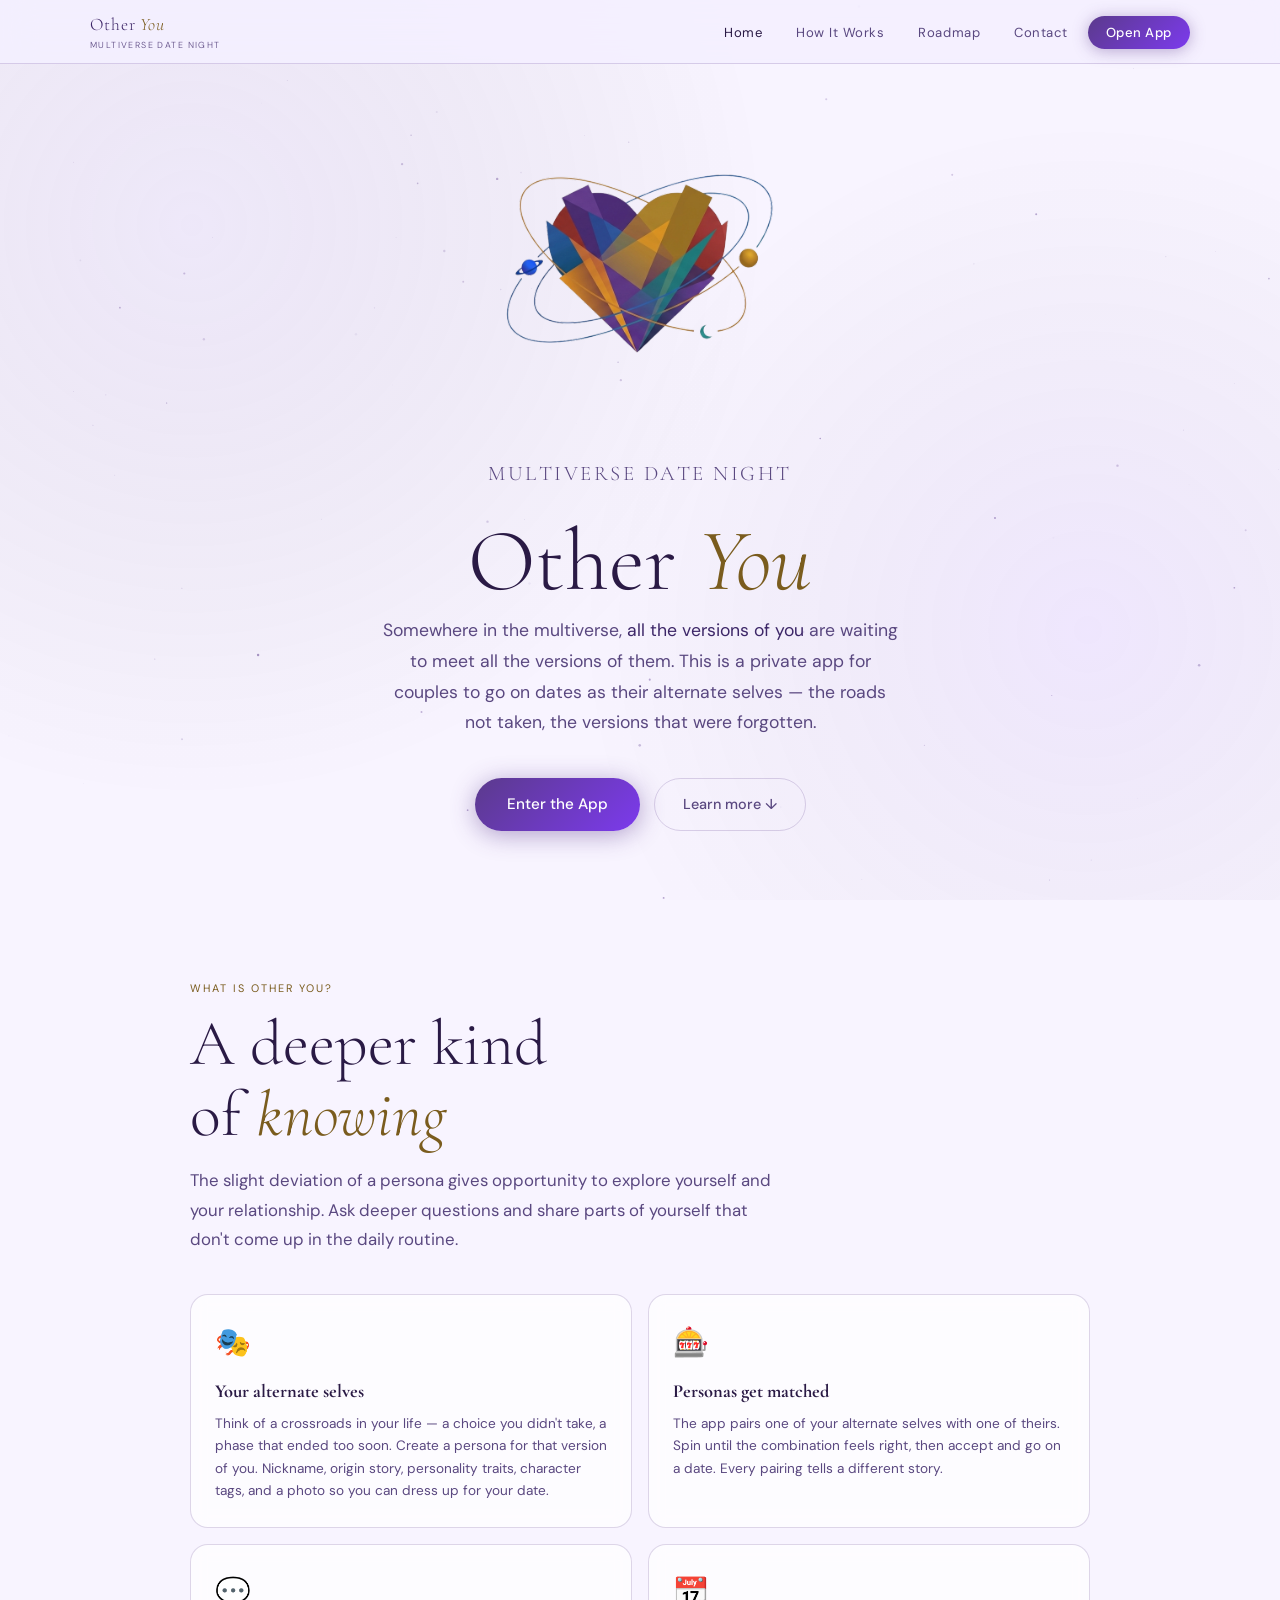
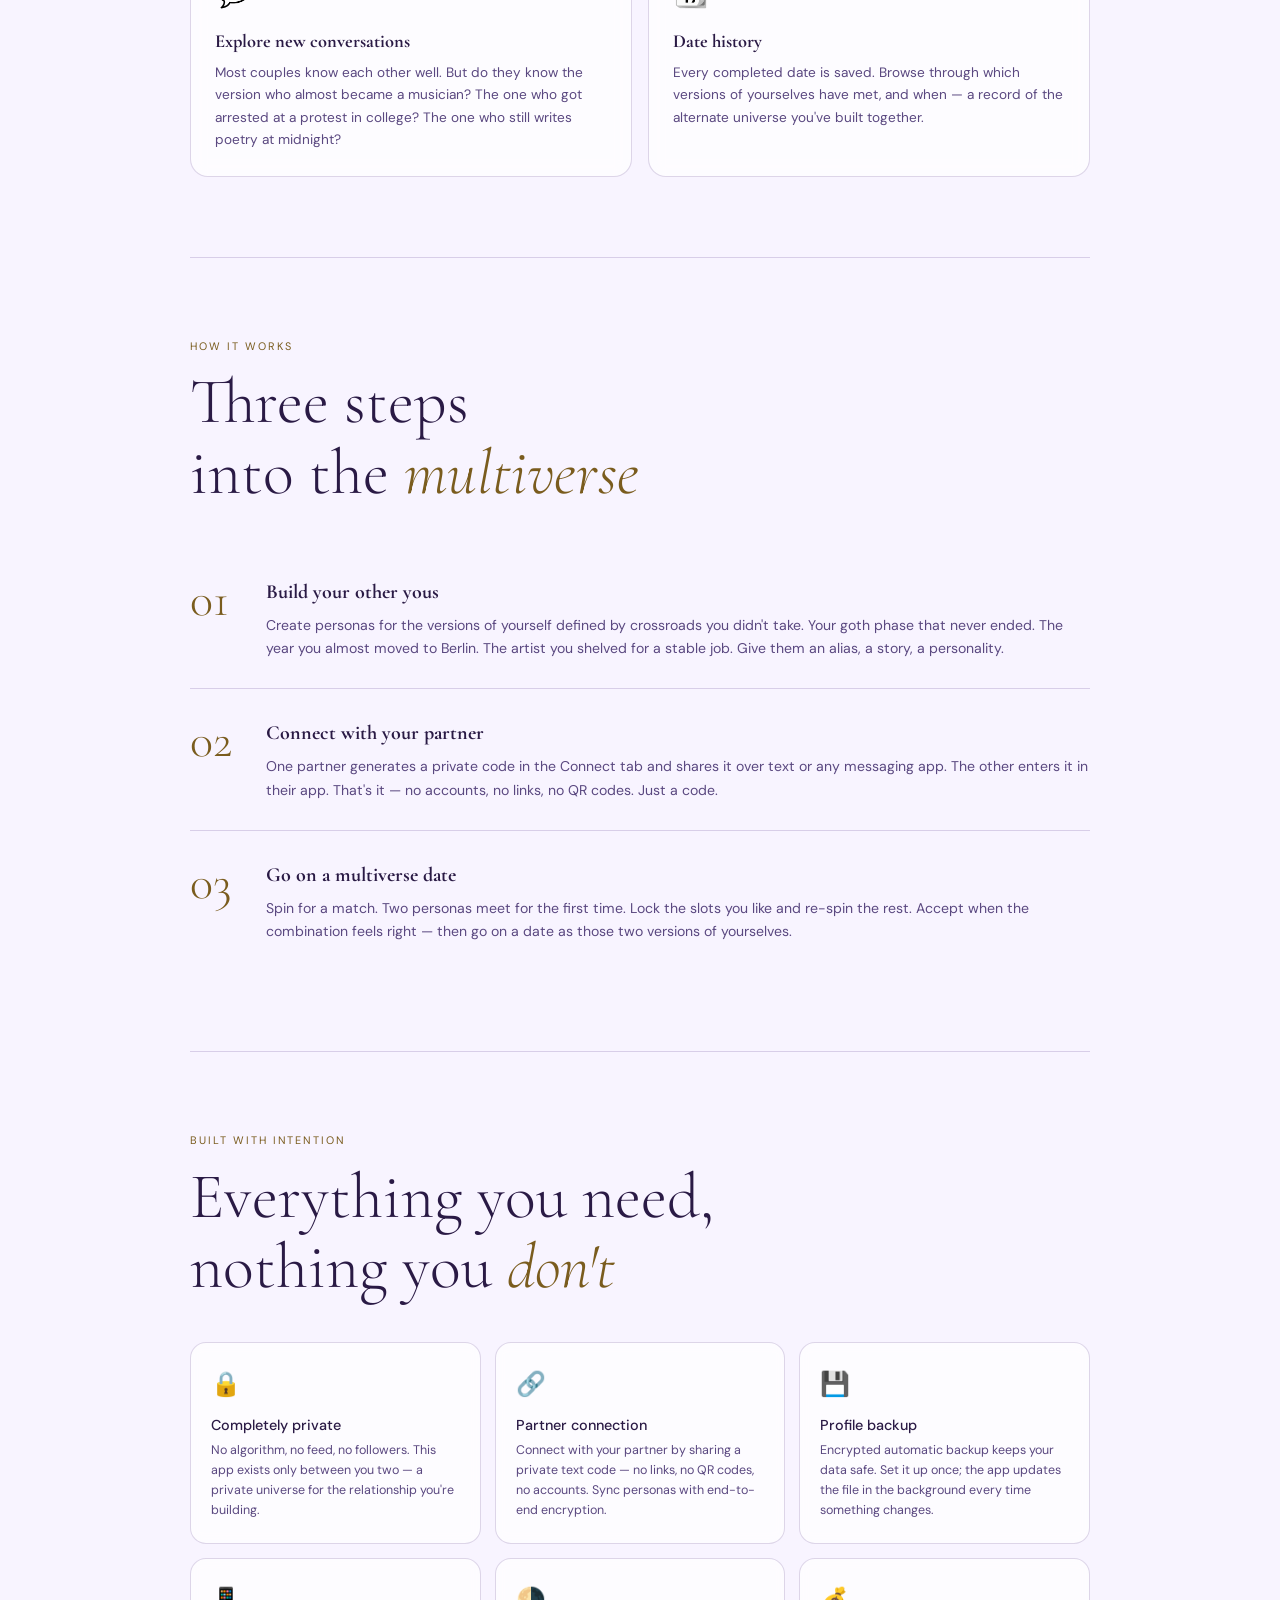
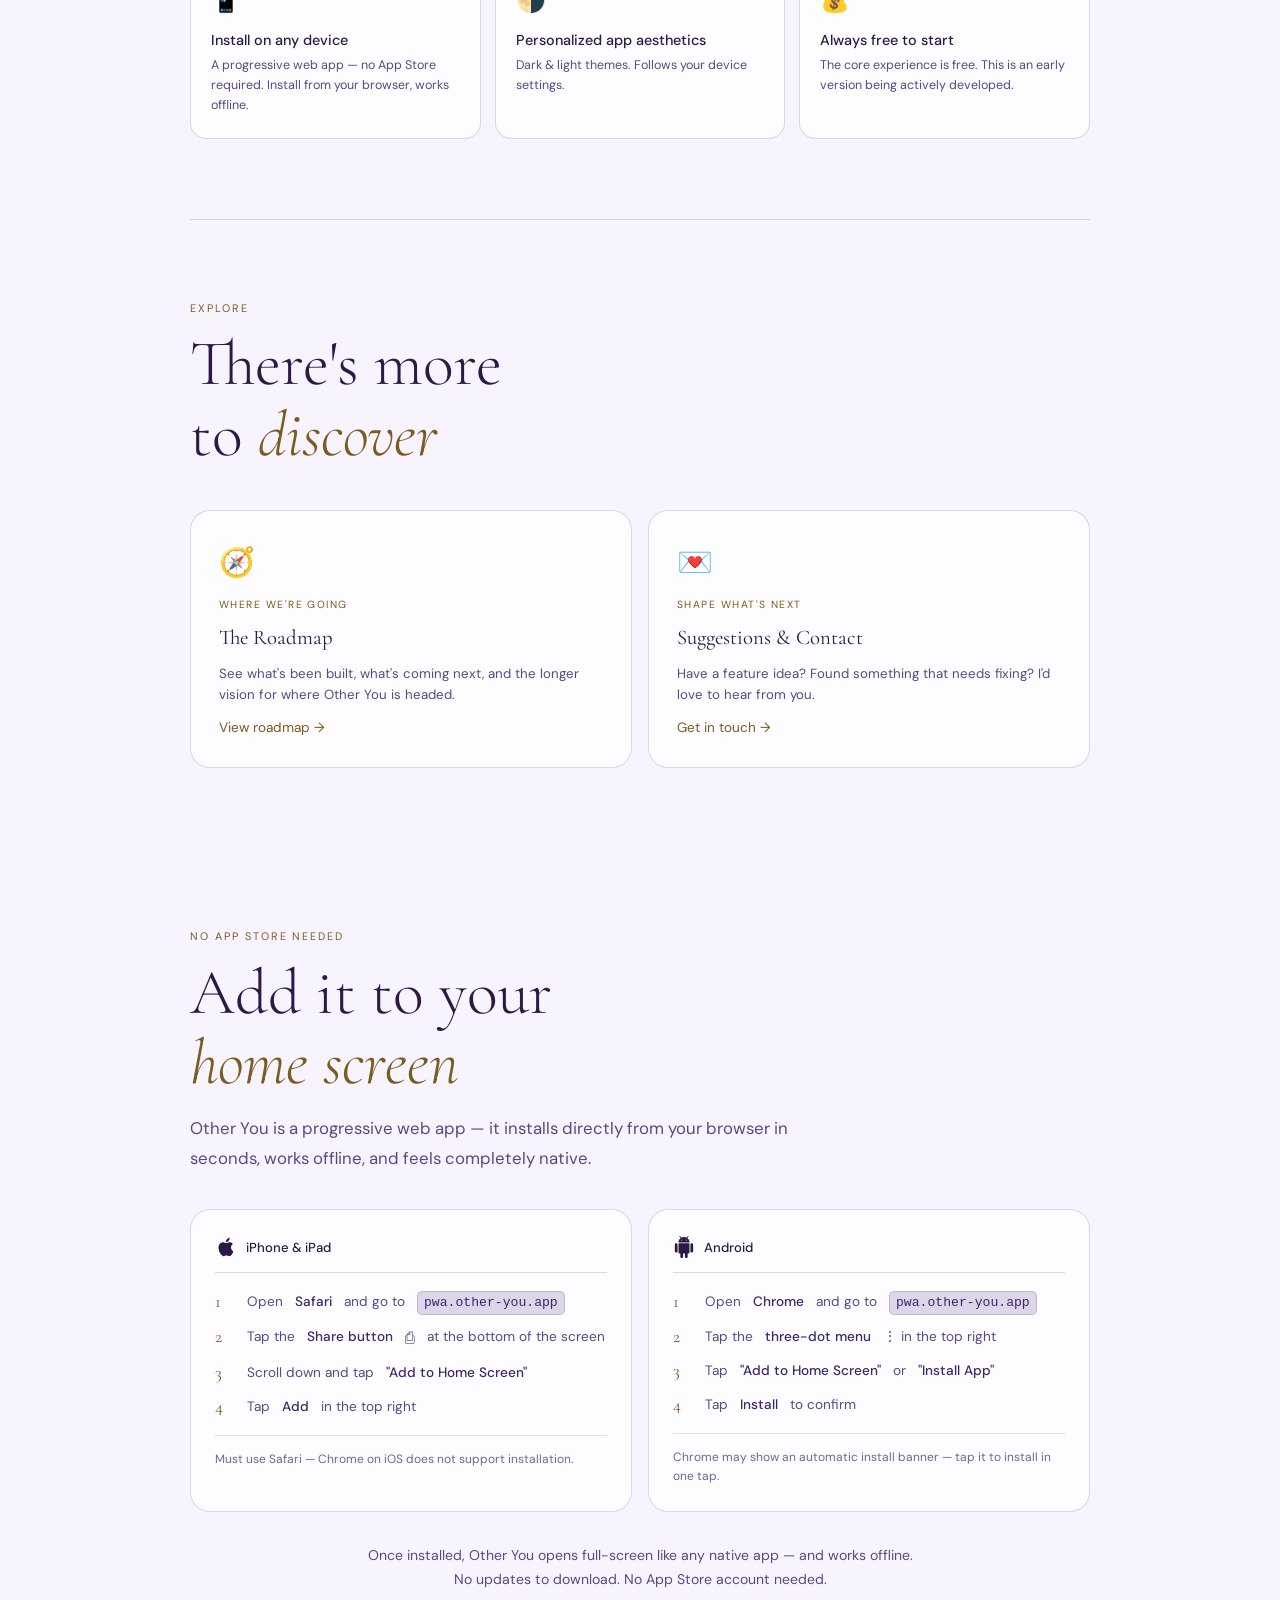
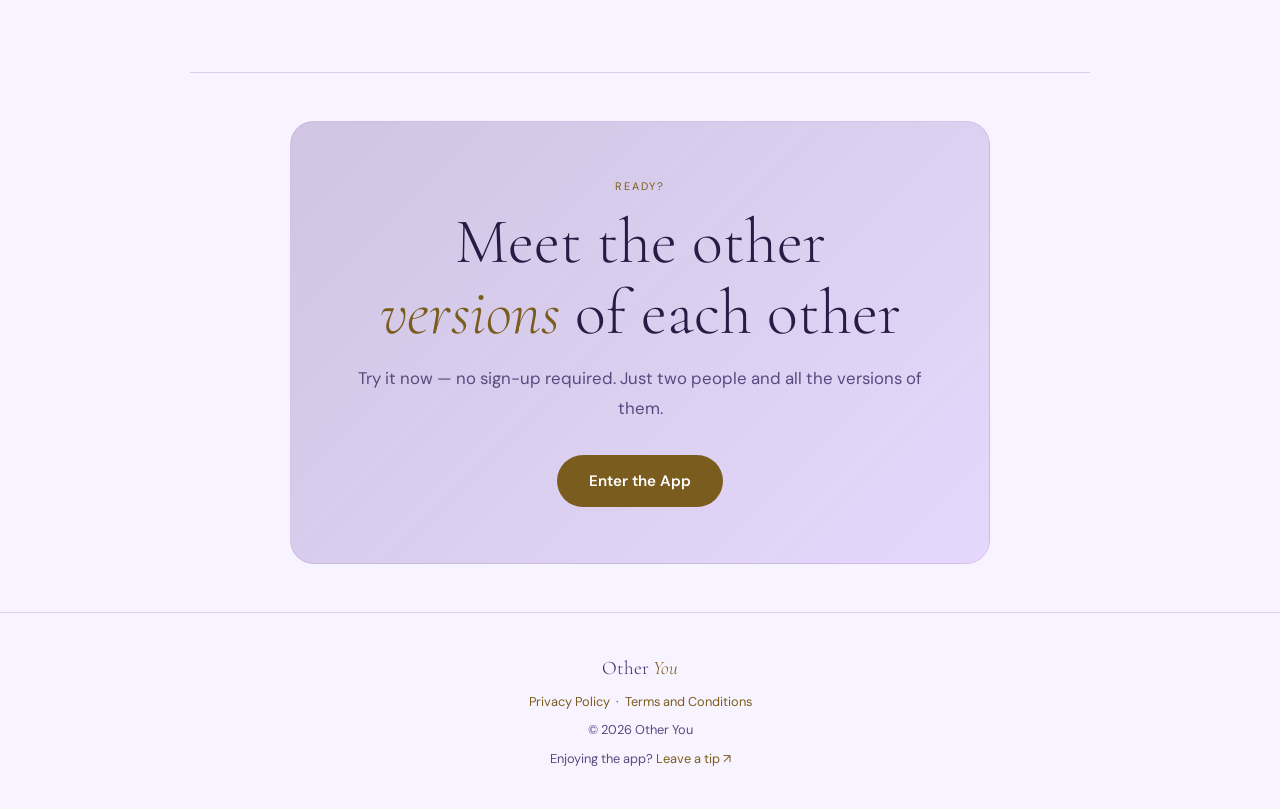
<file: index.html>
<!DOCTYPE html>
<!-- Last audited: 2026-06-03 — no structural changes; scroll-margin-top for #what/#install now provided by site.css .section rule -->
<html lang="en">
<head>
<meta charset="UTF-8">
<meta name="viewport" content="width=device-width, initial-scale=1.0">
<meta name="theme-color" content="#0d0818">
<meta name="color-scheme" content="dark light">
<link rel="icon" href="assets/icons/favicon.ico">
<link rel="apple-touch-icon" href="assets/icons/apple-touch-icon.png">
<meta name="description" content="Other You is a private app for couples to explore each other's alternate selves — the roads not taken, the versions that were forgotten. Go on multiverse date nights.">
<meta property="og:title" content="Other You · Multiverse Date Night">
<meta property="og:description" content="A private app for couples to date each other's alternate selves — the roads not taken, the versions that almost were.">
<meta property="og:url" content="https://www.other-you.app">
<meta property="og:type" content="website">
<meta property="og:image" content="https://www.other-you.app/assets/og-image.png">
<meta property="og:image:width" content="1200">
<meta property="og:image:height" content="630">
<meta property="og:image:alt" content="Other You · Multiverse Date Night">
<title>Other You · Multiverse Date Night</title>
<link rel="manifest" href="manifest.json">
<link rel="preconnect" href="https://fonts.googleapis.com">
<link rel="preconnect" href="https://fonts.gstatic.com" crossorigin>
<link rel="stylesheet" href="https://fonts.googleapis.com/css2?family=Cormorant+Garamond:ital,wght@0,300;0,400;0,600;1,300;1,400;1,600&family=DM+Sans:opsz,wght@9..40,300;9..40,400;9..40,500&display=swap">
<link rel="stylesheet" href="css/site.css">
<style>
/* ── PAGE-SPECIFIC ── */
/* INSTALL INSTRUCTIONS */
.install-grid {
  display: grid;
  grid-template-columns: 1fr 1fr;
  gap: 16px;
  margin-top: 36px;
}
@media (max-width: 640px) { .install-grid { grid-template-columns: 1fr; } }

.install-card {
  background: var(--bg-card);
  border: 1px solid var(--border);
  border-radius: 20px;
  padding: 26px 24px;
  backdrop-filter: blur(8px);
}
.install-os {
  display: flex; align-items: center; gap: 9px;
  font-size: .82rem; font-weight: 500; color: var(--cream);
  margin-bottom: 18px;
  padding-bottom: 14px;
  border-bottom: 1px solid var(--border);
}
.install-steps {
  list-style: none;
  counter-reset: steps;
  display: flex; flex-direction: column; gap: 11px;
  margin-bottom: 16px;
}
.install-steps li {
  counter-increment: steps;
  display: flex; gap: 12px;
  font-size: .85rem; color: var(--text-dim); line-height: 1.55;
}
.install-steps li::before {
  content: counter(steps);
  font-family: var(--font-d);
  font-size: 1.1rem;
  color: var(--gold);
  min-width: 20px;
  line-height: 1.3;
  flex-shrink: 0;
}
.install-steps strong { color: var(--mist); font-weight: 500; }
.install-url {
  font-family: monospace;
  font-size: .82rem;
  background: rgba(91,58,140,.2);
  border: 1px solid var(--border);
  border-radius: 5px;
  padding: 1px 6px;
  color: var(--mist);
  white-space: nowrap;
}
.install-icon {
  font-size: 1rem;
  vertical-align: middle;
}
.install-note {
  font-size: .75rem;
  color: var(--text-dim);
  line-height: 1.55;
  padding-top: 14px;
  border-top: 1px solid var(--border);
  opacity: .85;
}
.install-footer {
  text-align: center;
  font-size: .88rem;
  color: var(--text-dim);
  line-height: 1.7;
  max-width: 560px;
  margin: 32px auto 0;
}

/* HERO */
.hero {
  min-height: min(100dvh, 900px);
  display: flex;
  flex-direction: column;
  align-items: center;
  justify-content: center;
  text-align: center;
  padding: calc(var(--nav-h) + 48px) 28px 64px;
  position: relative;
}
.oy-logo-hero {
  width: 300px;
  max-width: 100%; /* prevents the 300px logo from overflowing on screens narrower than ~356px */
  height: 300px;
  margin: 0 auto 40px;
  flex-shrink: 0;
}
.oy-logo-hero-img {
  width: 100%;
  height: 100%;
  object-fit: contain;
  display: block;
}

.hero-title {
  font-family: var(--font-d);
  font-size: clamp(3rem, 10vw, 5.5rem);
  font-weight: 300;
  line-height: 1.05;
  color: var(--cream);
  margin-bottom: 8px;
}
.hero-title em { font-style: italic; color: var(--gold); }
.hero-sub {
  font-family: var(--font-d);
  font-size: clamp(1rem, 3vw, 1.3rem);
  font-weight: 300;
  letter-spacing: .12em;
  text-transform: uppercase;
  color: var(--text-dim);
  margin-bottom: 24px;
}
.hero-hook {
  font-size: clamp(.95rem, 2.5vw, 1.1rem);
  color: var(--text-dim);
  line-height: 1.75;
  max-width: 520px;
  margin: 0 auto 40px;
}
.hero-hook strong { color: var(--mist); font-weight: 400; }
.hero-actions { display: flex; flex-wrap: wrap; gap: 14px; justify-content: center; }

/* WHAT IS THIS */
.what-grid {
  display: grid;
  grid-template-columns: 1fr 1fr;
  gap: 16px;
  margin-top: 40px;
}
@media (max-width: 640px) { .what-grid { grid-template-columns: 1fr; } }

.what-card {
  background: var(--bg-card);
  border: 1px solid var(--border);
  border-radius: 18px;
  padding: 24px;
  backdrop-filter: blur(8px);
}
.what-card-icon { font-size: 1.8rem; margin-bottom: 12px; }
.what-card-title {
  font-family: var(--font-d);
  font-size: 1.15rem;
  color: var(--cream);
  margin-bottom: 6px;
}
.what-card-text { font-size: .85rem; color: var(--text-dim); line-height: 1.65; }

/* HOW IT WORKS */
.steps { display: flex; flex-direction: column; gap: 0; margin-top: 40px; }
.step {
  display: flex; gap: 24px; align-items: flex-start;
  padding: 28px 0;
  border-bottom: 1px solid var(--border);
}
.step:last-child { border-bottom: none; }
.step-num {
  font-family: var(--font-d);
  font-size: 3rem; font-weight: 300;
  color: var(--gold); line-height: 1;
  min-width: 52px;
  flex-shrink: 0;
}
.step-title {
  font-family: var(--font-d);
  font-size: 1.25rem; color: var(--cream);
  margin-bottom: 6px;
}
.step-text { font-size: .88rem; color: var(--text-dim); line-height: 1.65; }

/* FEATURE HIGHLIGHTS */
.features {
  display: grid;
  grid-template-columns: repeat(3, 1fr);
  gap: 14px;
  margin-top: 40px;
}
@media (max-width: 720px) { .features { grid-template-columns: 1fr 1fr; } }
@media (max-width: 480px) { .features { grid-template-columns: 1fr; } }

.feature {
  background: var(--bg-card);
  border: 1px solid var(--border);
  border-radius: 16px;
  padding: 22px 20px;
  backdrop-filter: blur(6px);
}
.feature-icon { font-size: 1.5rem; margin-bottom: 10px; }
.feature-title { font-size: .9rem; font-weight: 500; color: var(--cream); margin-bottom: 4px; }
.feature-text { font-size: .78rem; color: var(--text-dim); line-height: 1.6; }

/* EXPLORE LINKS */
.explore-grid {
  display: grid;
  grid-template-columns: 1fr 1fr;
  gap: 16px;
  margin-top: 40px;
}
@media (max-width: 580px) { .explore-grid { grid-template-columns: 1fr; } }

.explore-card {
  background: var(--bg-card);
  border: 1px solid var(--border);
  border-radius: 20px;
  padding: 28px;
  display: flex; flex-direction: column; gap: 12px;
  text-decoration: none;
  backdrop-filter: blur(8px);
  transition: background .2s, border-color .2s, transform .2s;
}
.explore-card:hover {
  background: var(--bg-card-h);
  border-color: var(--border-h);
  transform: translateY(-3px);
}
.explore-icon { font-size: 1.8rem; }
.explore-label {
  font-size: .65rem;
  text-transform: uppercase;
  letter-spacing: .14em;
  color: var(--gold);
}
.explore-title {
  font-family: var(--font-d);
  font-size: 1.3rem;
  color: var(--cream);
  line-height: 1.2;
}
.explore-text { font-size: .83rem; color: var(--text-dim); line-height: 1.6; flex: 1; }
.explore-arrow { color: var(--gold); font-size: .85rem; align-self: flex-start; }

/* CTA BAND */
.cta-band {
  background: linear-gradient(135deg, rgba(91,58,140,.25), rgba(124,58,237,.15));
  border: 1px solid rgba(155,126,200,.2);
  border-radius: 24px;
  padding: 56px 40px;
  text-align: center;
  margin: 0 auto;
  max-width: 700px;
}
.cta-band .display-title { margin-bottom: 16px; }
.cta-band .lead { margin: 0 auto 32px; text-align: center; }
@media (max-width: 480px) { .cta-band { padding: 40px 24px; } }

/* .reveal and .reveal-d1 through .reveal-d6 are defined in site.css */
</style>
</head>
<body>

<!-- Skip link: the very first Tab stop on the page. Keyboard users press Enter to
     jump past the navigation directly to the main content. Invisible until focused. -->
<a href="#main-content" class="skip-link">Skip to main content</a>

<!-- aria-hidden tells screen readers to ignore this element entirely.
     The canvas is a visual decoration — it has no meaningful content. -->
<canvas id="site-bg" aria-hidden="true"></canvas>

<!-- ══ NAV ══ -->
<!-- role="navigation" is redundant on <nav> but kept for older assistive tech. -->
<nav class="site-nav" role="navigation" aria-label="Main navigation">
  <a href="index.html" class="nav-logo" aria-label="Other You home">
    Other <em>You</em>
    <small>Multiverse Date Night</small>
  </a>
  <ul class="nav-links" role="list">
    <li><a href="index.html" class="active" aria-current="page">Home</a></li>
    <li><a href="how-it-works.html">How It Works</a></li>
    <li><a href="roadmap.html">Roadmap</a></li>
    <li><a href="contact.html">Contact</a></li>
    <li><a href="https://pwa.other-you.app" class="nav-cta">Open App</a></li>
  </ul>
  <!-- aria-controls links this button to the menu it opens.
       aria-expanded reflects whether the menu is currently open (managed by site.js). -->
  <button type="button" class="nav-hamburger" aria-label="Open menu" aria-expanded="false" aria-controls="nav-mobile">
    <svg viewBox="0 0 24 24" fill="none" stroke="currentColor" stroke-width="1.5" width="24" height="24" aria-hidden="true">
      <path d="M3 6h18M3 12h18M3 18h18"/>
    </svg>
  </button>
</nav>
<nav class="nav-mobile" id="nav-mobile" aria-label="Mobile navigation">
  <a href="index.html" class="active" aria-current="page">Home</a>
  <a href="how-it-works.html">How It Works</a>
  <a href="roadmap.html">Roadmap</a>
  <a href="contact.html">Contact</a>
  <a href="https://pwa.other-you.app" class="nav-cta">Open App</a>
</nav>

<!-- <main> is the ARIA "main" landmark — screen reader users can jump directly here
     with a single shortcut key. id="main-content" is the skip link target.
     tabindex="-1" makes it programmatically focusable (needed for the skip link to work in all browsers). -->
<main class="page-wrap" id="main-content" tabindex="-1">

  <!-- ══ HERO ══ -->
  <section class="hero" aria-labelledby="hero-title">
    <div class="oy-logo-hero">
      <img
        src="assets/logos/logo-icon.svg"
        alt="Other You"
        class="oy-logo-hero-img"
        width="300"
        height="300"
      >
    </div>

    <p class="hero-sub fade-up">Multiverse Date Night</p>
    <h1 class="hero-title fade-up fade-up-1" id="hero-title">
      Other <em>You</em>
    </h1>
    <p class="hero-hook fade-up fade-up-2">
      Somewhere in the multiverse, <strong>all the versions of you</strong> are waiting
      to meet all the versions of them. This is a private app for couples to go on
      dates as their alternate selves — the roads not taken, the versions that were forgotten.
    </p>
    <div class="hero-actions fade-up fade-up-3">
      <a href="https://pwa.other-you.app" class="btn btn-primary">Enter the App</a>
      <a href="#what" class="btn btn-ghost">Learn more ↓</a>
    </div>
  </section>

  <!-- ══ WHAT IS THIS ══ -->
  <section class="section" id="what" aria-labelledby="what-title">
    <div class="container">
      <p class="eyebrow reveal">What is Other You?</p>
      <h2 class="display-title reveal reveal-d1" id="what-title">
        A deeper kind<br>of <em>knowing</em>
      </h2>
      <p class="lead reveal reveal-d2" style="margin-top:16px;">
        The slight deviation of a persona gives opportunity to explore yourself and your relationship. Ask deeper questions and share parts of yourself that don't come up in the daily routine.
      </p>

      <div class="what-grid">
        <div class="what-card reveal reveal-d1">
          <div class="what-card-icon" aria-hidden="true">🎭</div>
          <h3 class="what-card-title">Your alternate selves</h3>
          <div class="what-card-text">Think of a crossroads in your life — a choice you didn't take, a phase that ended too soon. Create a persona for that version of you. Nickname, origin story, personality traits, character tags, and a photo so you can dress up for your date.</div>
        </div>
        <div class="what-card reveal reveal-d2">
          <div class="what-card-icon" aria-hidden="true">🎰</div>
          <h3 class="what-card-title">Personas get matched</h3>
          <div class="what-card-text">The app pairs one of your alternate selves with one of theirs. Spin until the combination feels right, then accept and go on a date. Every pairing tells a different story.</div>
        </div>
        <div class="what-card reveal reveal-d3">
          <div class="what-card-icon" aria-hidden="true">💬</div>
          <h3 class="what-card-title">Explore new conversations</h3>
          <div class="what-card-text">Most couples know each other well. But do they know the version who almost became a musician? The one who got arrested at a protest in college? The one who still writes poetry at midnight?</div>
        </div>
        <div class="what-card reveal reveal-d4">
          <div class="what-card-icon" aria-hidden="true">📆</div>
          <h3 class="what-card-title">Date history</h3>
          <div class="what-card-text">Every completed date is saved. Browse through which versions of yourselves have met, and when — a record of the alternate universe you've built together.</div>
        </div>
      </div>
    </div>
  </section>

  <div class="divider"></div>

  <!-- ══ HOW IT WORKS ══ -->
  <section class="section" aria-labelledby="how-title">
    <div class="container">
      <p class="eyebrow reveal">How it works</p>
      <h2 class="display-title reveal reveal-d1" id="how-title">Three steps<br>into the <em>multiverse</em></h2>
      <div class="steps">
        <div class="step reveal reveal-d1">
          <div class="step-num" aria-hidden="true">01</div>
          <div class="step-content">
            <h3 class="step-title">Build your other yous</h3>
            <div class="step-text">Create personas for the versions of yourself defined by crossroads you didn't take. Your goth phase that never ended. The year you almost moved to Berlin. The artist you shelved for a stable job. Give them an alias, a story, a personality.</div>
          </div>
        </div>
        <div class="step reveal reveal-d2">
          <div class="step-num" aria-hidden="true">02</div>
          <div class="step-content">
            <h3 class="step-title">Connect with your partner</h3>
            <div class="step-text">One partner generates a private code in the Connect tab and shares it over text or any messaging app. The other enters it in their app. That's it — no accounts, no links, no QR codes. Just a code.</div>
          </div>
        </div>
        <div class="step reveal reveal-d3">
          <div class="step-num" aria-hidden="true">03</div>
          <div class="step-content">
            <h3 class="step-title">Go on a multiverse date</h3>
            <div class="step-text">Spin for a match. Two personas meet for the first time. Lock the slots you like and re-spin the rest. Accept when the combination feels right — then go on a date as those two versions of yourselves.</div>
          </div>
        </div>
      </div>
    </div>
  </section>

  <div class="divider"></div>

  <!-- ══ FEATURES ══ -->
  <section class="section" aria-labelledby="features-title">
    <div class="container">
      <p class="eyebrow reveal">Built with intention</p>
      <h2 class="display-title reveal reveal-d1" id="features-title">Everything you need,<br>nothing you <em>don't</em></h2>
      <div class="features">
        <div class="feature reveal reveal-d1">
          <div class="feature-icon" aria-hidden="true">🔒</div>
          <h3 class="feature-title">Completely private</h3>
          <div class="feature-text">No algorithm, no feed, no followers. This app exists only between you two — a private universe for the relationship you're building.</div>
        </div>
        <div class="feature reveal reveal-d2">
          <div class="feature-icon" aria-hidden="true">🔗</div>
          <h3 class="feature-title">Partner connection</h3>
          <div class="feature-text">Connect with your partner by sharing a private text code — no links, no QR codes, no accounts. Sync personas with end-to-end encryption.</div>
        </div>
        <div class="feature reveal reveal-d3">
          <div class="feature-icon" aria-hidden="true">💾</div>
          <h3 class="feature-title">Profile backup</h3>
          <div class="feature-text">Encrypted automatic backup keeps your data safe. Set it up once; the app updates the file in the background every time something changes.</div>
        </div>
        <div class="feature reveal reveal-d4">
          <div class="feature-icon" aria-hidden="true">📱</div>
          <h3 class="feature-title">Install on any device</h3>
          <div class="feature-text">A progressive web app — no App Store required. Install from your browser, works offline.</div>
        </div>
        <div class="feature reveal reveal-d5">
          <div class="feature-icon" aria-hidden="true">🌗</div>
          <h3 class="feature-title">Personalized app aesthetics</h3>
          <div class="feature-text">Dark &amp; light themes. Follows your device settings.</div>
        </div>
        <div class="feature reveal reveal-d6">
          <div class="feature-icon" aria-hidden="true">💰</div>
          <h3 class="feature-title">Always free to start</h3>
          <div class="feature-text">The core experience is free. This is an early version being actively developed.</div>
        </div>
      </div>
    </div>
  </section>

  <div class="divider"></div>

  <!-- ══ EXPLORE LINKS ══ -->
  <section class="section" aria-labelledby="explore-title">
    <div class="container">
      <p class="eyebrow reveal">Explore</p>
      <h2 class="display-title reveal reveal-d1" id="explore-title">There's more<br>to <em>discover</em></h2>
      <div class="explore-grid">
        <!-- aria-label removed: it was overriding ALL inner text, silencing the
             description paragraph for screen reader users. The card's own text
             content ("Where we're going", "The Roadmap", description, "View
             roadmap →") provides a complete and meaningful label on its own. -->
        <a href="roadmap.html" class="explore-card reveal reveal-d1">
          <div class="explore-icon" aria-hidden="true">🧭</div>
          <div class="explore-label">Where we're going</div>
          <div class="explore-title">The Roadmap</div>
          <div class="explore-text">See what's been built, what's coming next, and the longer vision for where Other You is headed.</div>
          <div class="explore-arrow" aria-hidden="true">View roadmap →</div>
        </a>
        <a href="contact.html" class="explore-card reveal reveal-d2">
          <div class="explore-icon" aria-hidden="true">💌</div>
          <div class="explore-label">Shape what's next</div>
          <div class="explore-title">Suggestions &amp; Contact</div>
          <div class="explore-text">Have a feature idea? Found something that needs fixing? I'd love to hear from you.</div>
          <div class="explore-arrow" aria-hidden="true">Get in touch →</div>
        </a>
      </div>
    </div>
  </section>


  <!-- ══ HOW TO INSTALL ══ -->
  <section class="section" id="install" aria-labelledby="install-title">
    <div class="container">
      <p class="eyebrow reveal">No App Store needed</p>
      <h2 class="display-title reveal reveal-d1" id="install-title">Add it to your<br><em>home screen</em></h2>
      <p class="lead reveal reveal-d2" style="margin-top:16px;">
        Other You is a progressive web app — it installs directly from your browser in seconds, works offline, and feels completely native.
      </p>
      <div class="install-grid">
        <div class="install-card reveal reveal-d1">
          <div class="install-os">
            <svg viewBox="0 0 24 24" fill="currentColor" width="22" height="22" aria-hidden="true"><path d="M18.71 19.5c-.83 1.24-1.71 2.45-3.05 2.47-1.34.03-1.77-.79-3.29-.79-1.53 0-2 .77-3.27.82-1.31.05-2.3-1.32-3.14-2.53C4.25 17 2.94 12.45 4.7 9.39c.87-1.52 2.43-2.48 4.12-2.51 1.28-.02 2.5.87 3.29.87.78 0 2.26-1.07 3.8-.91.65.03 2.47.26 3.64 1.98-.09.06-2.17 1.28-2.15 3.81.03 3.02 2.65 4.03 2.68 4.04-.03.07-.42 1.44-1.38 2.83M13 3.5c.73-.83 1.94-1.46 2.94-1.5.13 1.17-.34 2.35-1.04 3.19-.69.85-1.83 1.51-2.95 1.42-.15-1.15.41-2.35 1.05-3.11z"/></svg>
            iPhone &amp; iPad
          </div>
          <ol class="install-steps" role="list">
            <li>Open <strong>Safari</strong> and go to <span class="install-url">pwa.other-you.app</span></li>
            <li>Tap the <strong>Share button</strong> <span class="install-icon">⎙</span> at the bottom of the screen</li>
            <li>Scroll down and tap <strong>"Add to Home Screen"</strong></li>
            <li>Tap <strong>Add</strong> in the top right</li>
          </ol>
          <p class="install-note">Must use Safari — Chrome on iOS does not support installation.</p>
        </div>
        <div class="install-card reveal reveal-d2">
          <div class="install-os">
            <svg viewBox="0 0 24 24" fill="currentColor" width="22" height="22" aria-hidden="true"><path d="M6 18c0 .55.45 1 1 1h1v3.5c0 .83.67 1.5 1.5 1.5s1.5-.67 1.5-1.5V19h2v3.5c0 .83.67 1.5 1.5 1.5s1.5-.67 1.5-1.5V19h1c.55 0 1-.45 1-1V8H6v10zM3.5 8C2.67 8 2 8.67 2 9.5v7c0 .83.67 1.5 1.5 1.5S5 17.33 5 16.5v-7C5 8.67 4.33 8 3.5 8zm17 0c-.83 0-1.5.67-1.5 1.5v7c0 .83.67 1.5 1.5 1.5s1.5-.67 1.5-1.5v-7c0-.83-.67-1.5-1.5-1.5zm-4.97-5.84l1.3-1.3c.2-.2.2-.51 0-.71-.2-.2-.51-.2-.71 0l-1.48 1.48C13.85 1.23 12.95 1 12 1c-.96 0-1.86.23-2.66.63L7.85.15c-.2-.2-.51-.2-.71 0-.2.2-.2.51 0 .71l1.31 1.31C7.08 3.03 6 4.91 6 7h12c0-2.09-1.08-3.97-2.47-4.84zM10 5H9V4h1v1zm5 0h-1V4h1v1z"/></svg>
            Android
          </div>
          <ol class="install-steps" role="list">
            <li>Open <strong>Chrome</strong> and go to <span class="install-url">pwa.other-you.app</span></li>
            <li>Tap the <strong>three-dot menu</strong> ⋮ in the top right</li>
            <li>Tap <strong>"Add to Home Screen"</strong> or <strong>"Install App"</strong></li>
            <li>Tap <strong>Install</strong> to confirm</li>
          </ol>
          <p class="install-note">Chrome may show an automatic install banner — tap it to install in one tap.</p>
        </div>
      </div>
      <p class="install-footer reveal reveal-d3">
        Once installed, Other You opens full-screen like any native app — and works offline.
        No updates to download. No App Store account needed.</p>
    </div>
  </section>

  <div class="divider"></div>
  <!-- ══ CTA ══ -->
  <section class="section-sm">
    <div class="container">
      <div class="cta-band reveal">
        <p class="eyebrow">Ready?</p>
        <h2 class="display-title">Meet the other<br><em>versions</em> of each other</h2>
        <p class="lead">Try it now — no sign-up required. Just two people and all the versions of them.</p>
        <a href="https://pwa.other-you.app" class="btn btn-gold">Enter the App</a>
      </div>
    </div>
  </section>

  <!-- ══ FOOTER ══ -->
  <footer class="site-footer">
    <div class="footer-logo">Other <em>You</em></div>
    <p><a href="privacy-policy.html">Privacy Policy</a> &nbsp;·&nbsp; <a href="terms.html">Terms and Conditions</a></p>
    <p class="footer-copyright">© 2026 Other You</p>
    <p class="footer-donate">Enjoying the app? <a href="https://connect.vestwell.com/gift/stable/JpWVJZ7rQ0ixof6rguIVEA" target="_blank" rel="noopener noreferrer">Leave a tip ↗</a></p>
  </footer>

</main><!-- /page-wrap -->

<script src="js/site.js"></script>
</body>
</html>
</file>
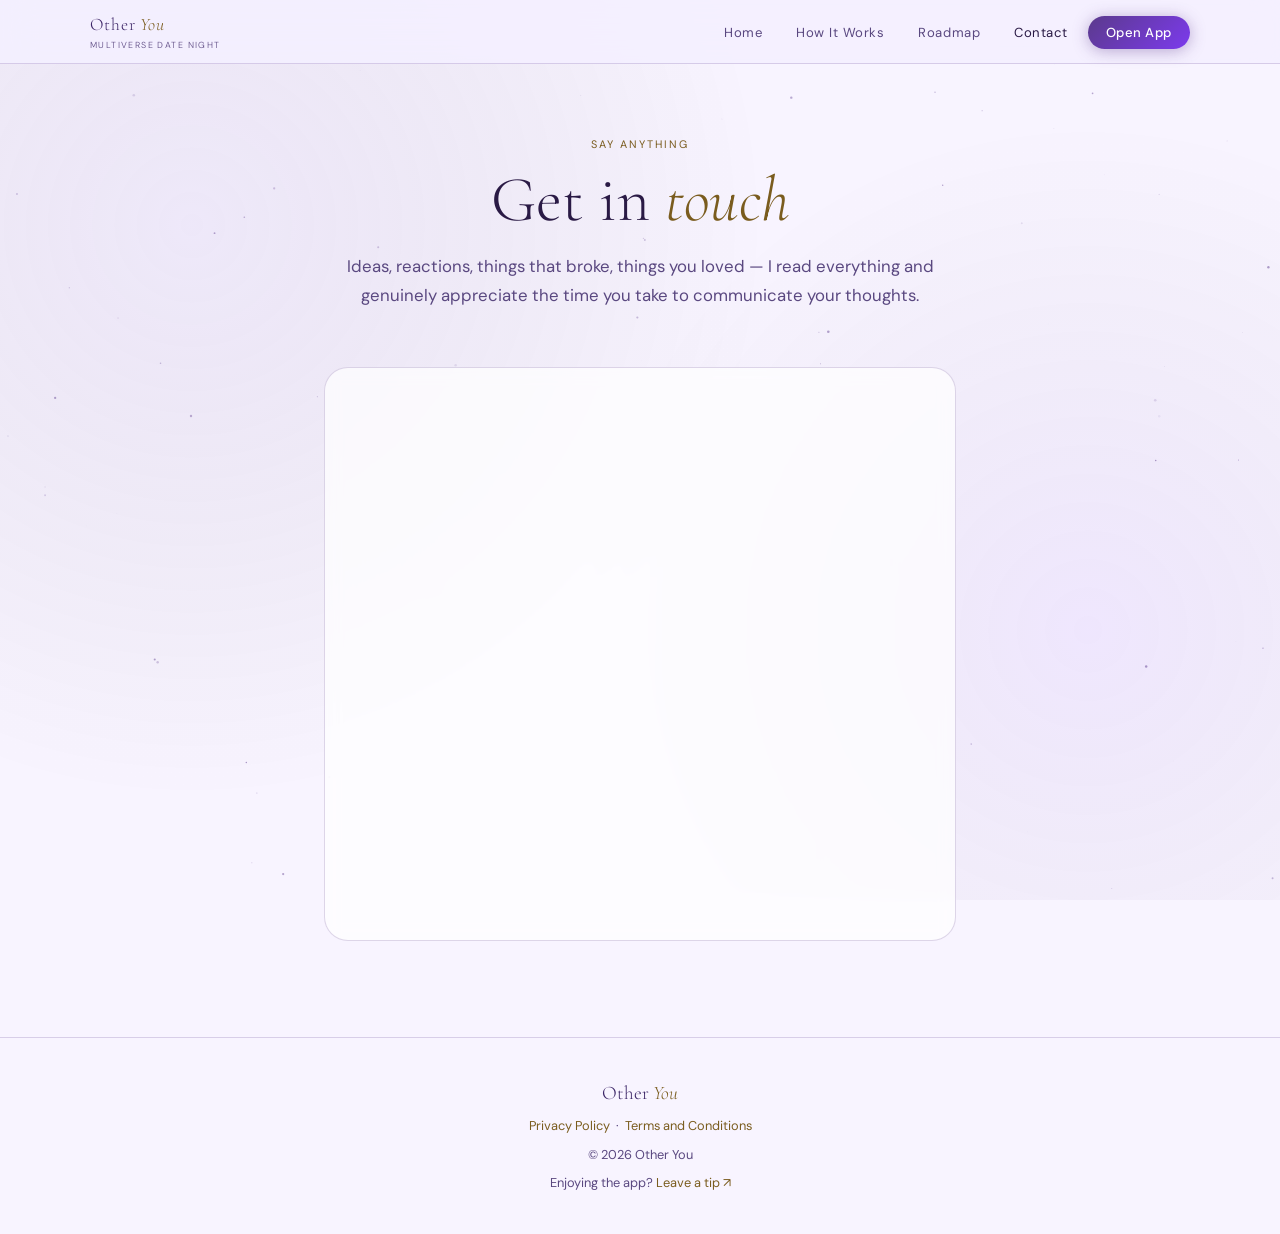
<file: contact.html>
<!DOCTYPE html>
<!-- Last audited: 2026-06-03 — no changes; opnform guard and iframe title verified correct -->
<html lang="en">
<head>
<meta charset="UTF-8">
<meta name="viewport" content="width=device-width, initial-scale=1.0">
<meta name="theme-color" content="#0d0818">
<meta name="color-scheme" content="dark light">
<link rel="icon" href="assets/icons/favicon.ico">
<link rel="apple-touch-icon" href="assets/icons/apple-touch-icon.png">
<meta name="description" content="Say anything — feature ideas, reactions, questions. I read everything.">
<meta property="og:title" content="Other You · Multiverse Date Night">
<meta property="og:description" content="A private app for couples to date each other's alternate selves — the roads not taken, the versions that almost were.">
<meta property="og:url" content="https://www.other-you.app/contact.html">
<meta property="og:type" content="website">
<meta property="og:image" content="https://www.other-you.app/assets/og-image.png">
<meta property="og:image:width" content="1200">
<meta property="og:image:height" content="630">
<meta property="og:image:alt" content="Other You · Multiverse Date Night">
<title>Contact · Other You</title>
<link rel="manifest" href="manifest.json">
<link rel="preconnect" href="https://fonts.googleapis.com">
<link rel="preconnect" href="https://fonts.gstatic.com" crossorigin>
<link rel="stylesheet" href="https://fonts.googleapis.com/css2?family=Cormorant+Garamond:ital,wght@0,300;0,400;0,600;1,300;1,400;1,600&family=DM+Sans:opsz,wght@9..40,300;9..40,400;9..40,500&display=swap">
<link rel="stylesheet" href="css/site.css">
<style>
.page-header{padding:calc(var(--nav-h) + 72px) 28px 56px;text-align:center;}
.form-wrap{max-width:680px;margin:0 auto;padding:0 24px 96px;}
.form-card{background:var(--bg-card);border:1px solid var(--border);border-radius:24px;padding:36px 32px;backdrop-filter:blur(8px);}
@media(max-width:480px){.form-card{padding:28px 16px;}}
.embed-frame{display:block;width:100%;min-height:500px;border:none;border-radius:12px;}
@media(prefers-color-scheme:light){.embed-frame{color-scheme:light;}}
@media(prefers-color-scheme:dark){.embed-frame{color-scheme:dark;}}
/* .reveal and .reveal-d1 are defined in site.css */
</style>
</head>
<body>
<a href="#main-content" class="skip-link">Skip to main content</a>
<canvas id="site-bg" aria-hidden="true"></canvas>
<nav class="site-nav" role="navigation" aria-label="Main navigation">
  <a href="index.html" class="nav-logo" aria-label="Other You home">Other <em>You</em><small>Multiverse Date Night</small></a>
  <ul class="nav-links" role="list">
    <li><a href="index.html">Home</a></li>
    <li><a href="how-it-works.html">How It Works</a></li>
    <li><a href="roadmap.html">Roadmap</a></li>
    <li><a href="contact.html" class="active" aria-current="page">Contact</a></li>
    <li><a href="https://pwa.other-you.app" class="nav-cta">Open App</a></li>
  </ul>
  <button type="button" class="nav-hamburger" aria-label="Open menu" aria-expanded="false" aria-controls="nav-mobile">
    <svg viewBox="0 0 24 24" fill="none" stroke="currentColor" stroke-width="1.5" width="24" height="24" aria-hidden="true"><path d="M3 6h18M3 12h18M3 18h18"/></svg>
  </button>
</nav>
<nav class="nav-mobile" id="nav-mobile" aria-label="Mobile navigation">
  <a href="index.html">Home</a>
  <a href="how-it-works.html">How It Works</a>
  <a href="roadmap.html">Roadmap</a>
  <a href="contact.html" class="active" aria-current="page">Contact</a>
  <a href="https://pwa.other-you.app" class="nav-cta">Open App</a>
</nav>
<main class="page-wrap" id="main-content" tabindex="-1">
  <header class="page-header">
    <p class="eyebrow fade-up">Say anything</p>
    <h1 class="display-title fade-up fade-up-1">Get in <em>touch</em></h1>
    <p class="lead fade-up fade-up-2" style="margin:16px auto 0;text-align:center;">
      Ideas, reactions, things that broke, things you loved — I read everything and genuinely appreciate the time you take to communicate your thoughts.
    </p>
  </header>
  <div class="form-wrap">
    <div class="form-card reveal">
      <!-- title is required on iframes for screen readers to know what they're entering -->
      <iframe
        title="Contact form"
        class="embed-frame"
        id="19fe192e-5f57-408d-83b2-739bd360a7e1"
        src="https://opnform.com/forms/19fe192e-5f57-408d-83b2-739bd360a7e1"
      ></iframe>
      <!-- The Opnform SDK auto-resizes the iframe to fit the form content -->
      <script src="https://opnform.com/widgets/opnform-sdk.min.js"></script>
      <script>
        /* Guard: only call opnform.on if the SDK loaded successfully.
           If the SDK script fails (e.g. network error), this prevents a JS crash. */
        if (typeof opnform !== 'undefined') {
          opnform.on('submit', function () {
            /* Form submitted — no-op handler. Extend here for analytics if needed. */
          });
        }
      </script>
    </div>
  </div>
  <!-- ══ FOOTER ══ -->
  <footer class="site-footer">
    <div class="footer-logo">Other <em>You</em></div>
    <p><a href="privacy-policy.html">Privacy Policy</a> &nbsp;·&nbsp; <a href="terms.html">Terms and Conditions</a></p>
    <p class="footer-copyright">© 2026 Other You</p>
    <p class="footer-donate">Enjoying the app? <a href="https://connect.vestwell.com/gift/stable/JpWVJZ7rQ0ixof6rguIVEA" target="_blank" rel="noopener noreferrer">Leave a tip ↗</a></p>
  </footer>
</main>
<script src="js/site.js"></script>
</body>
</html>
</file>
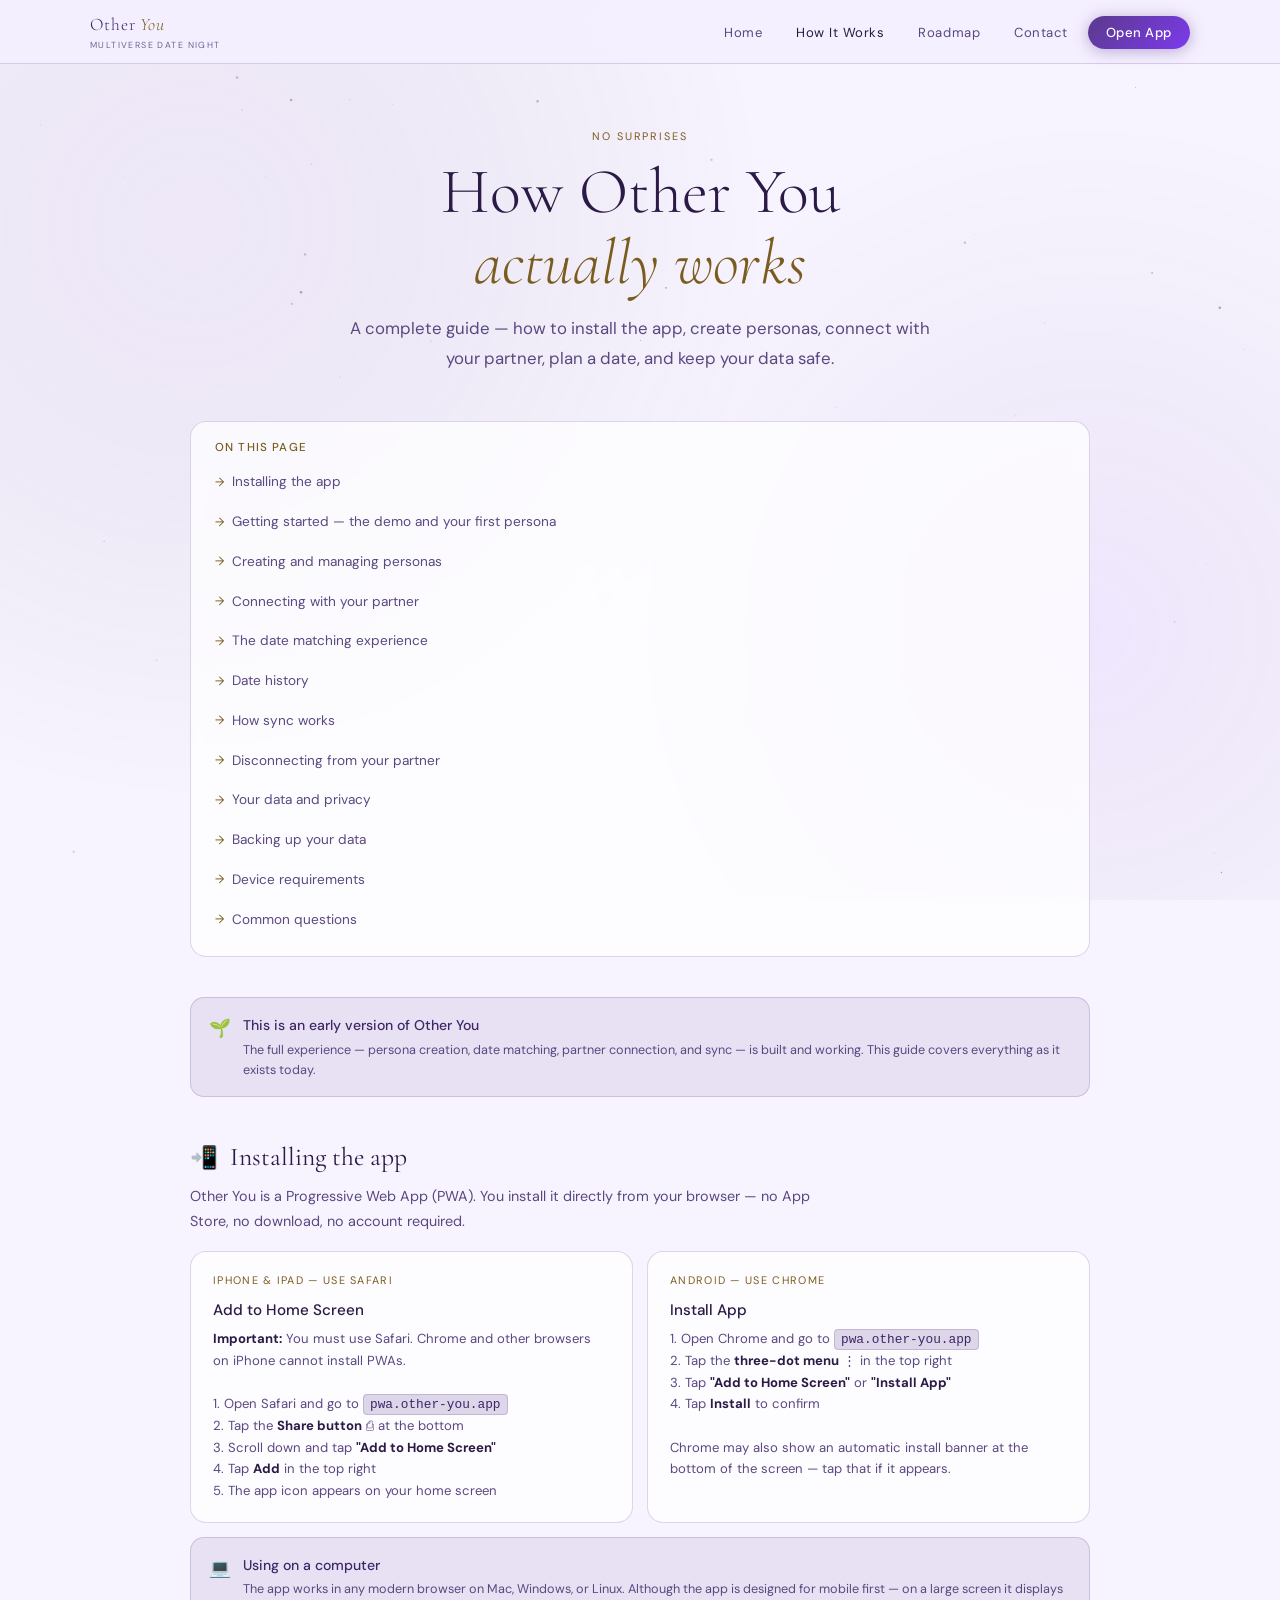
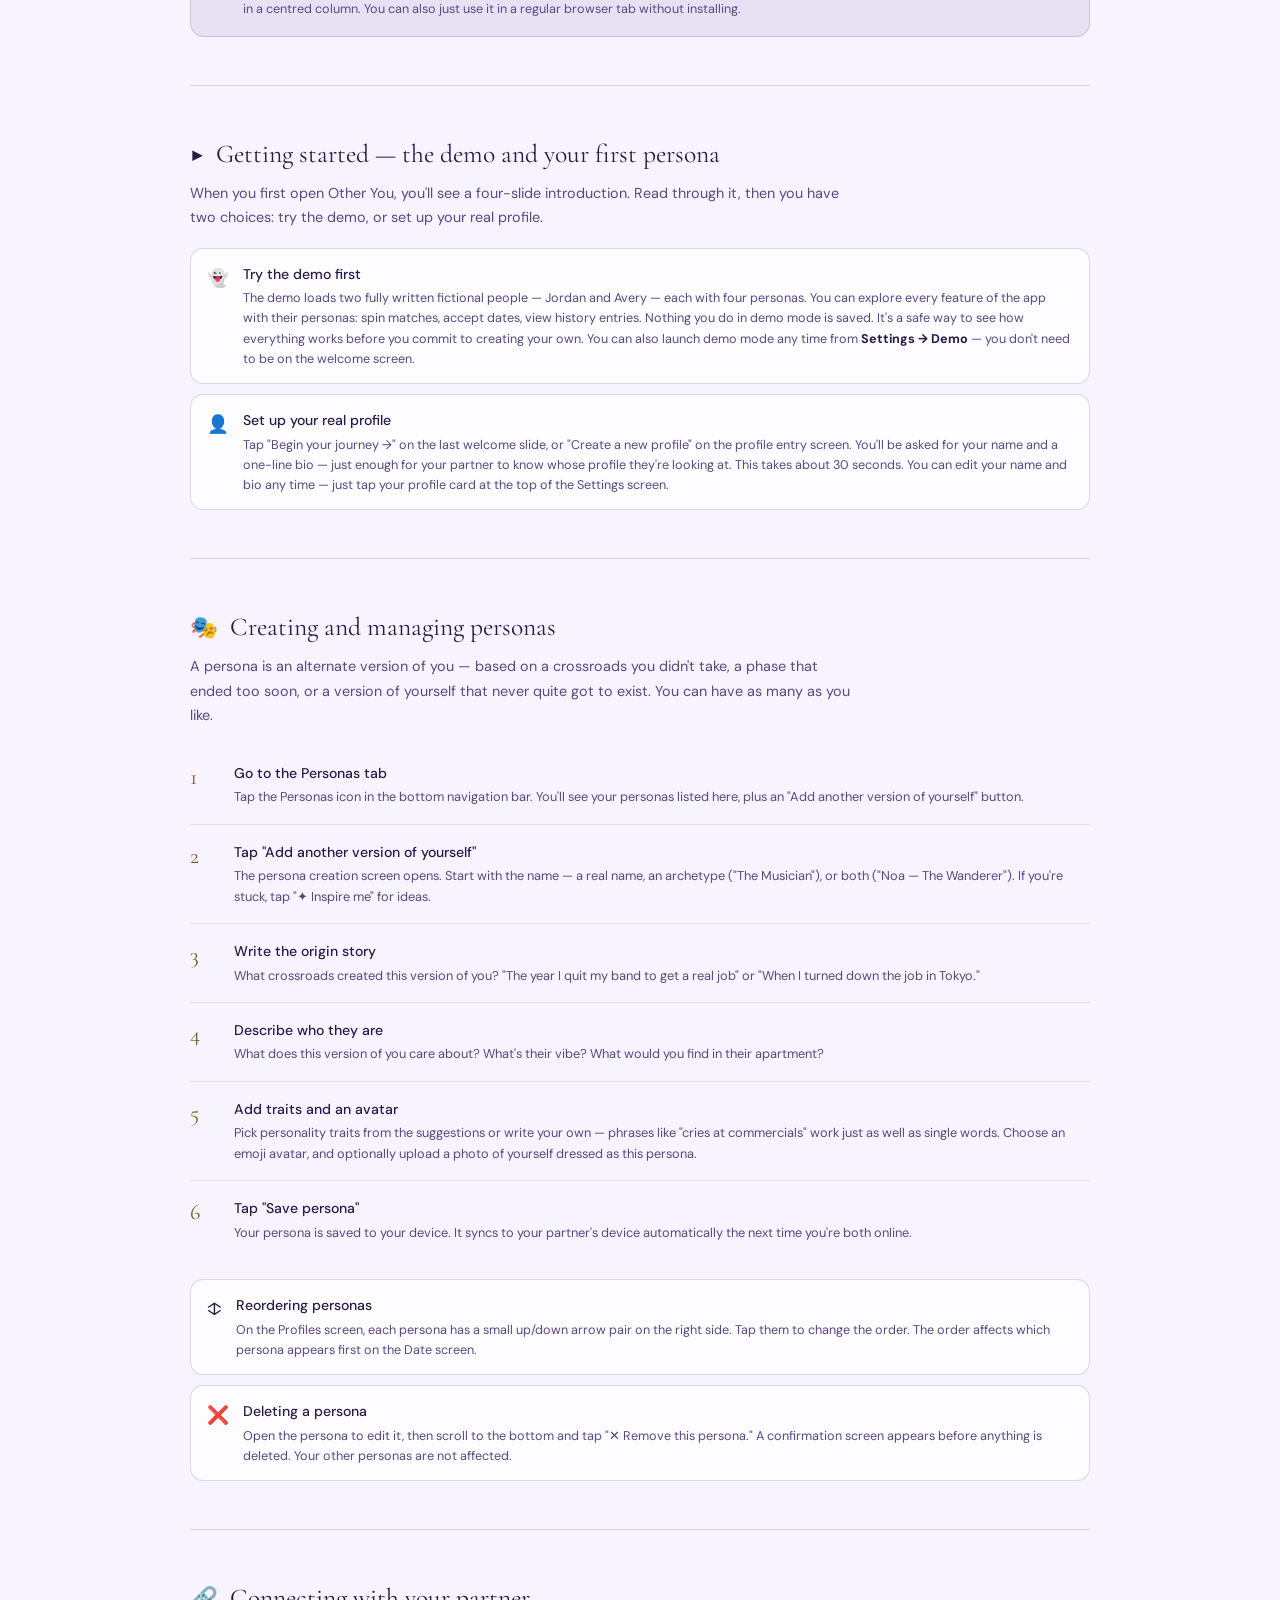
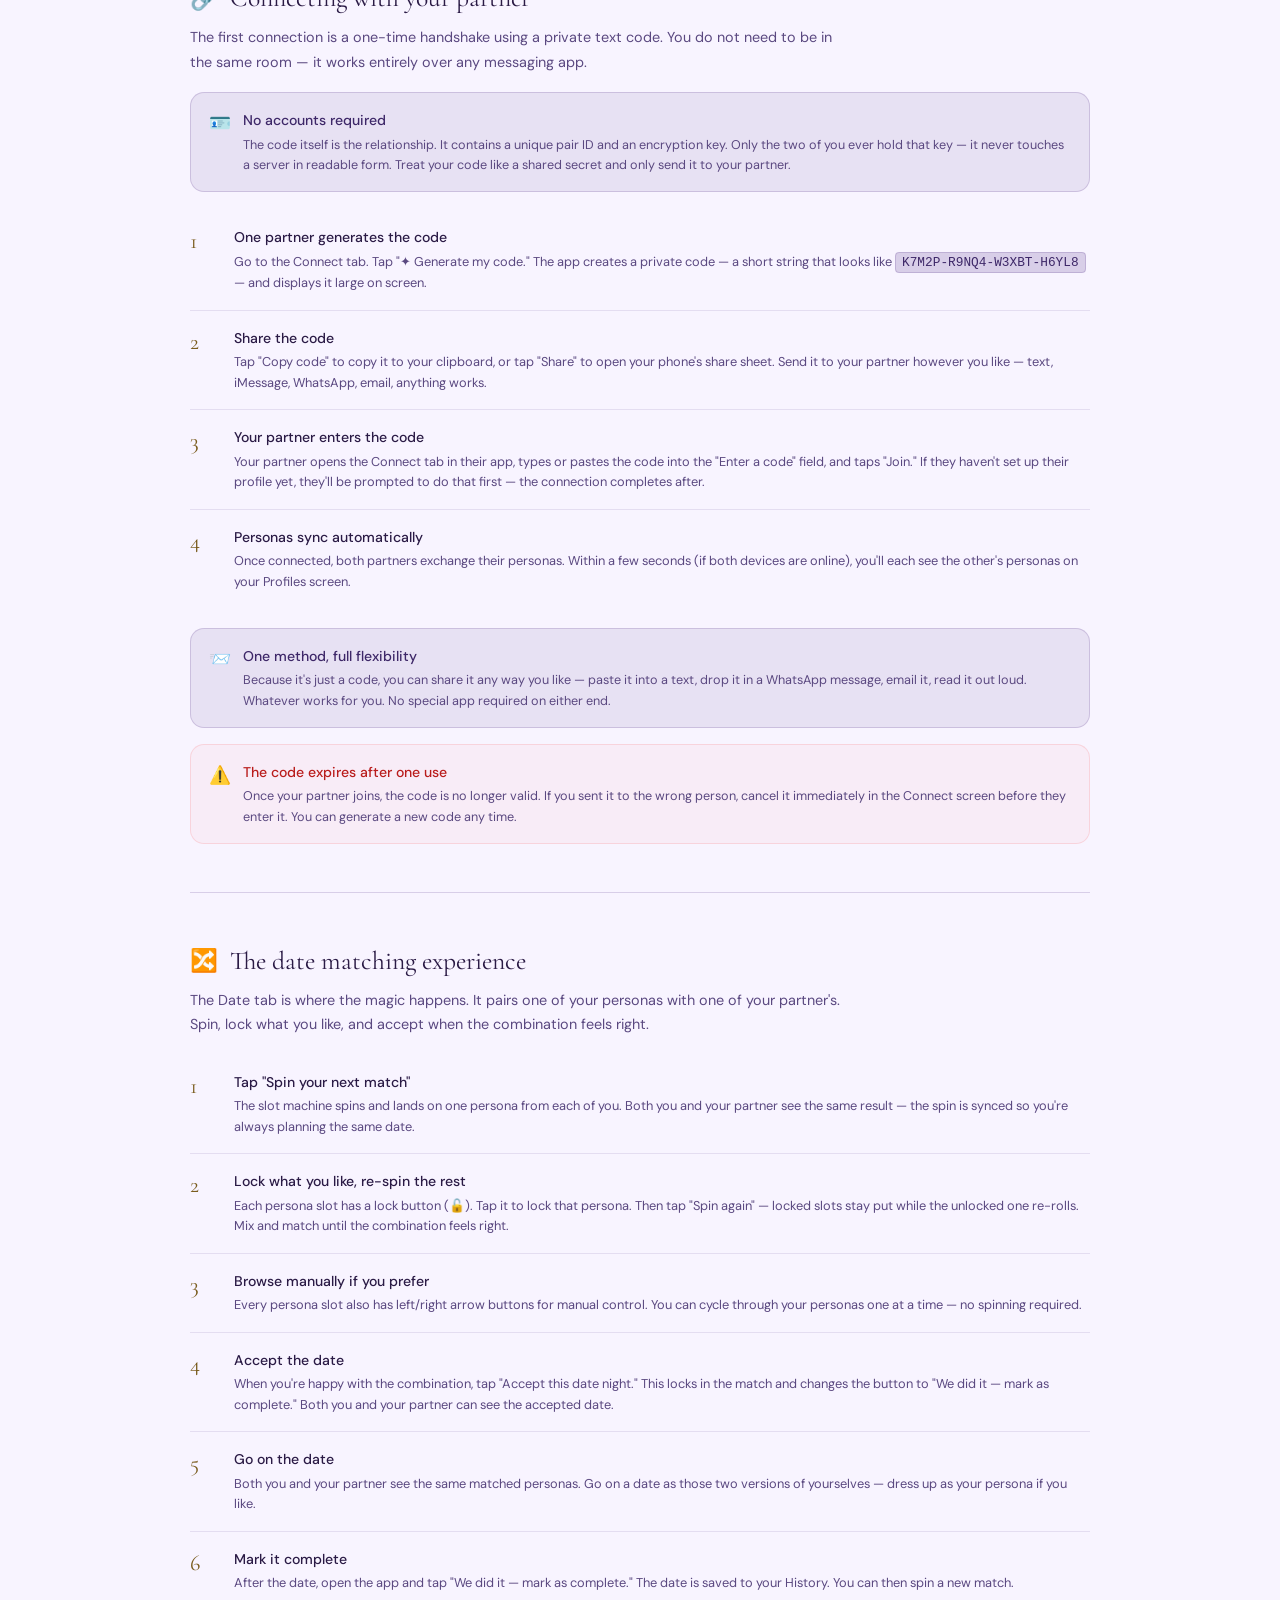
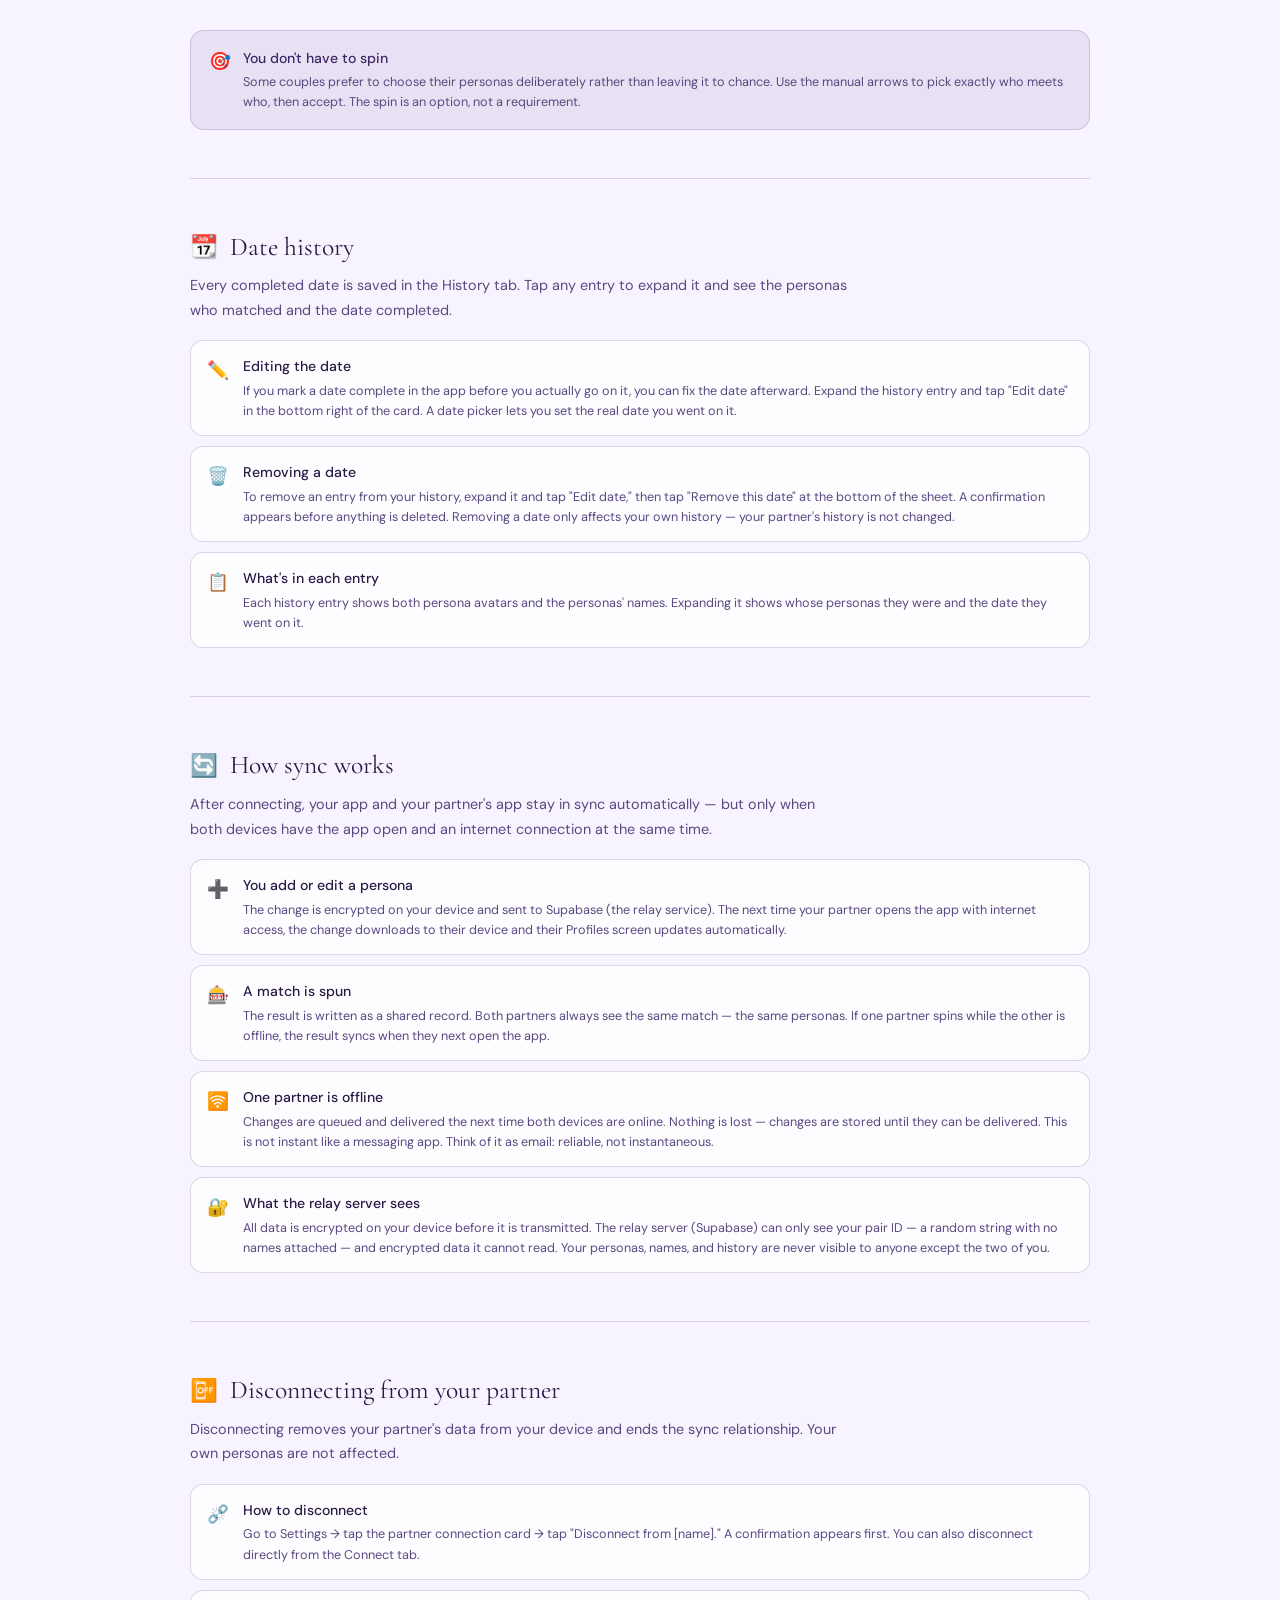
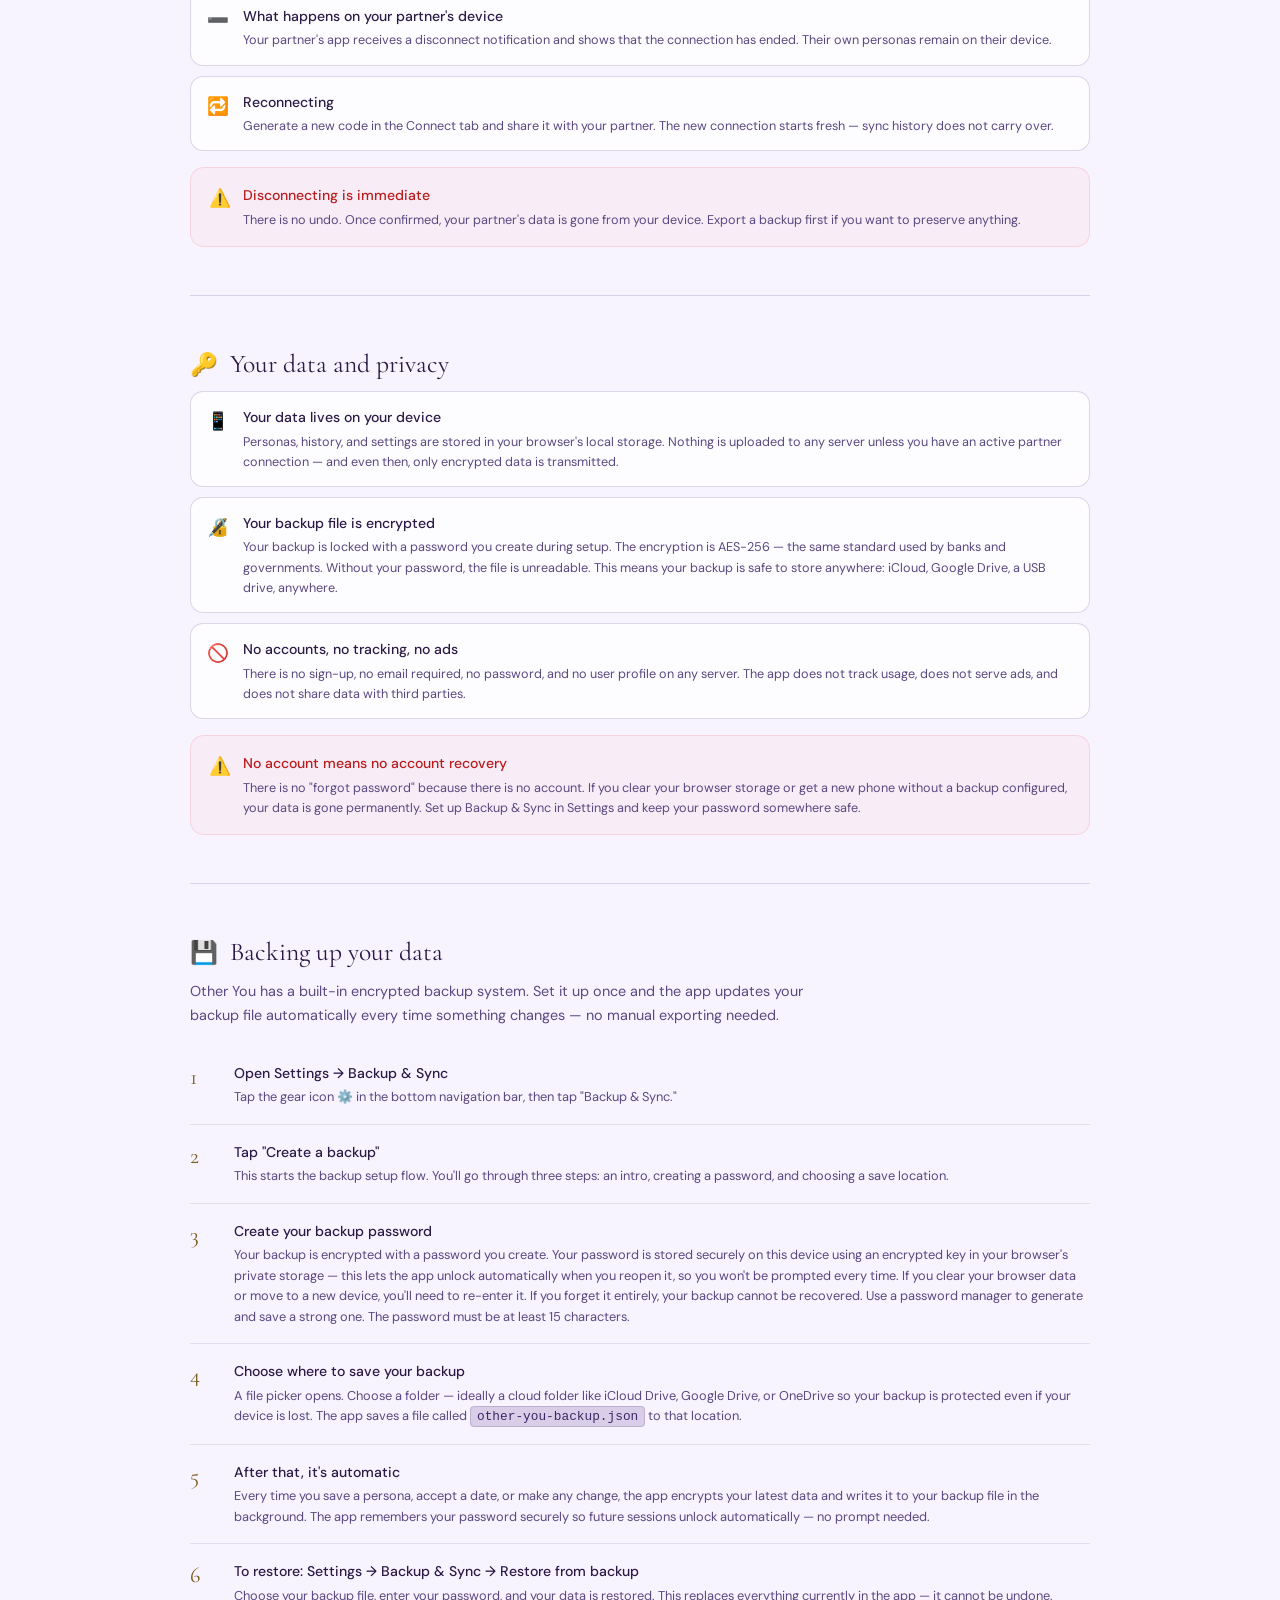
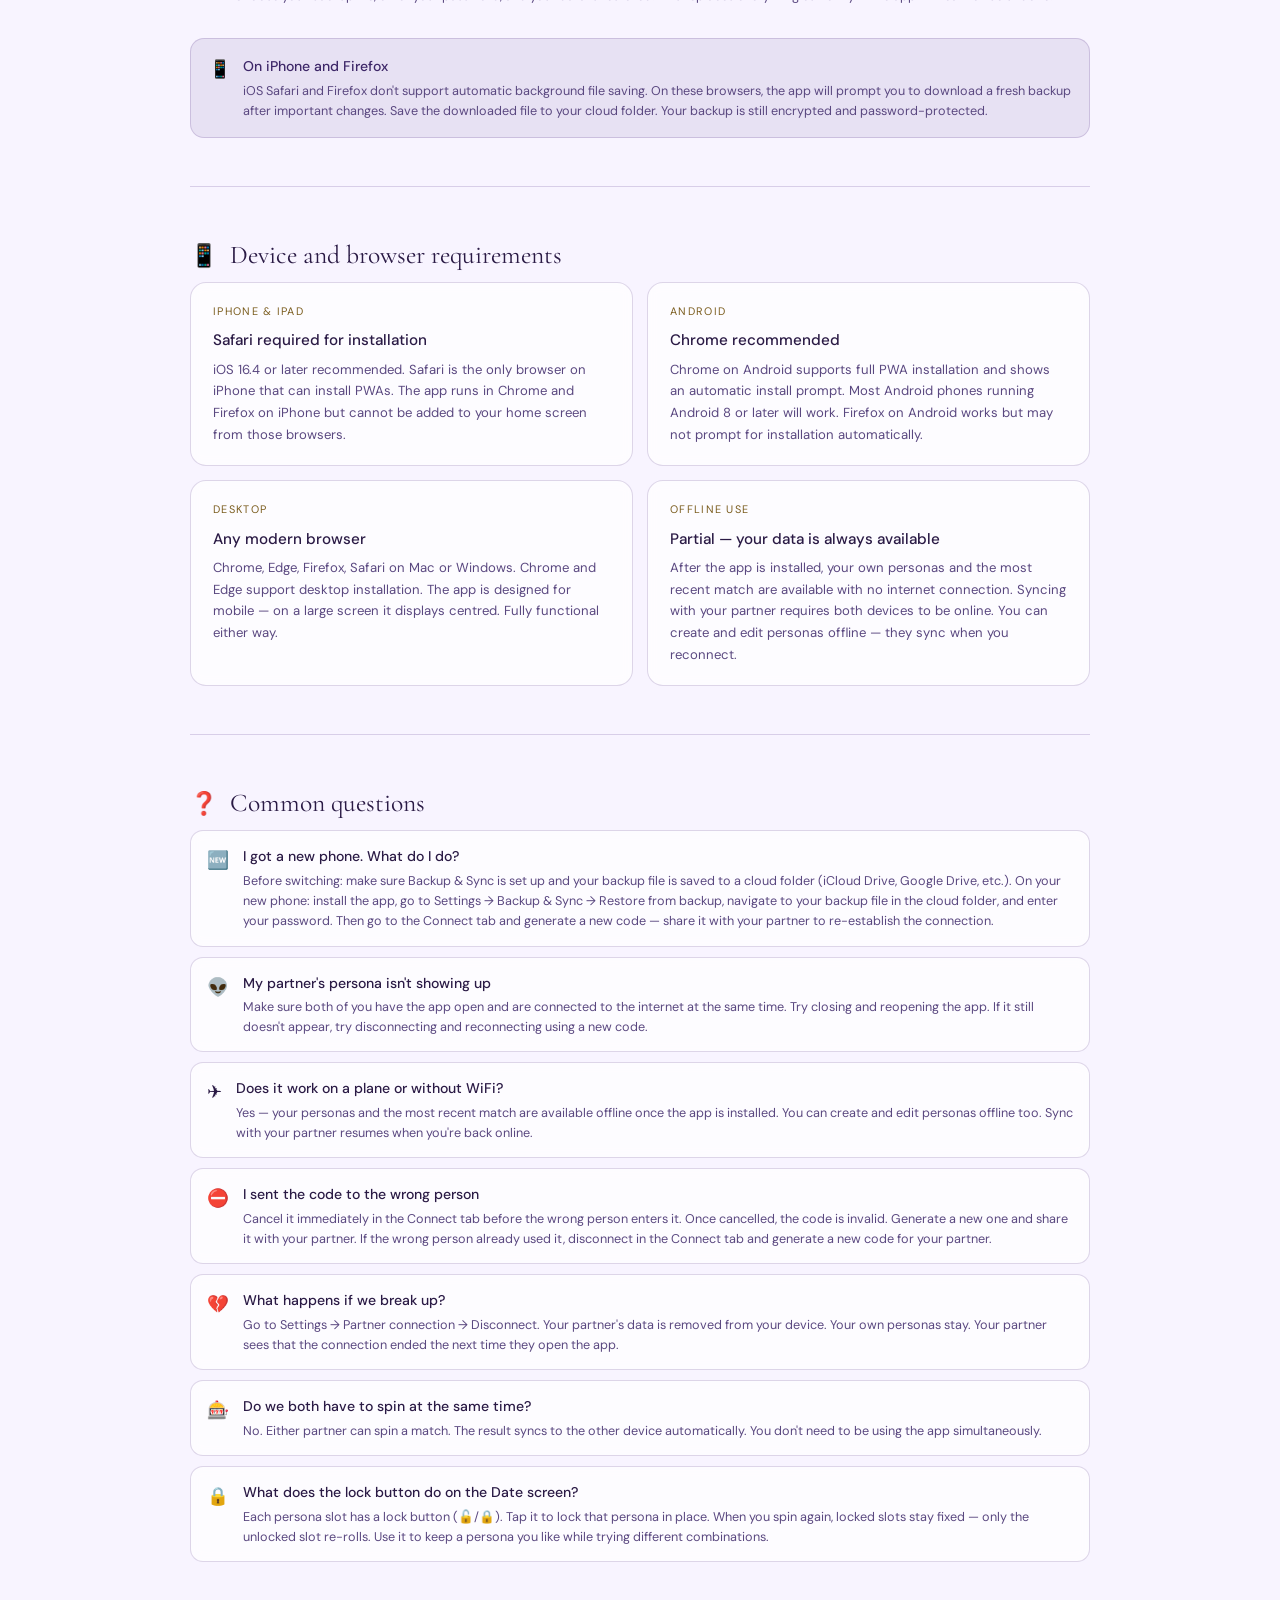
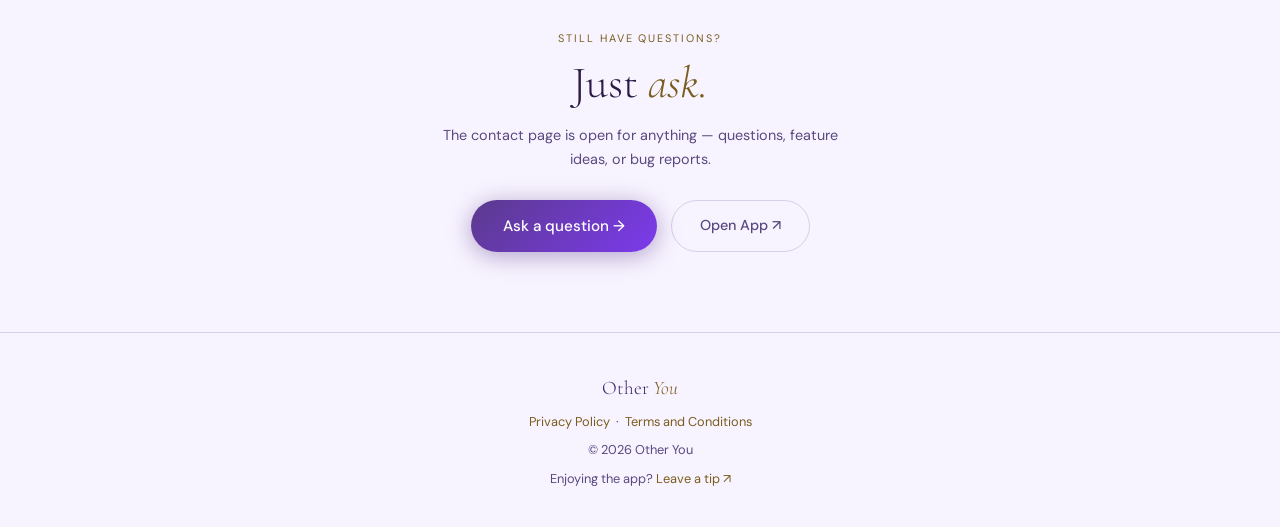
<file: how-it-works.html>
<!DOCTYPE html>
<!-- Last audited: 2026-06-03 — removed duplicate callout-title color defs, added scroll-margin-top to hiw-block -->
<html lang="en">
<head>
<meta charset="UTF-8">
<meta name="viewport" content="width=device-width, initial-scale=1.0">
<meta name="theme-color" content="#0d0818">
<meta name="color-scheme" content="dark light">
<link rel="icon" href="assets/icons/favicon.ico">
<link rel="apple-touch-icon" href="assets/icons/apple-touch-icon.png">
<meta name="description" content="How Other You works — full guide to using the app, connecting with your partner, privacy, sync, and troubleshooting.">
<meta property="og:title" content="Other You · Multiverse Date Night">
<meta property="og:description" content="A private app for couples to date each other's alternate selves — the roads not taken, the versions that almost were.">
<meta property="og:url" content="https://www.other-you.app/how-it-works.html">
<meta property="og:type" content="website">
<meta property="og:image" content="https://www.other-you.app/assets/og-image.png">
<meta property="og:image:width" content="1200">
<meta property="og:image:height" content="630">
<meta property="og:image:alt" content="Other You · Multiverse Date Night">
<title>How It Works · Other You</title>
<link rel="manifest" href="manifest.json">
<link rel="preconnect" href="https://fonts.googleapis.com">
<link rel="preconnect" href="https://fonts.gstatic.com" crossorigin>
<link rel="stylesheet" href="https://fonts.googleapis.com/css2?family=Cormorant+Garamond:ital,wght@0,300;0,400;0,600;1,300;1,400;1,600&family=DM+Sans:opsz,wght@9..40,300;9..40,400;9..40,500&display=swap">
<link rel="stylesheet" href="css/site.css">
<style>
.page-header{padding:calc(var(--nav-h) + 64px) 28px 48px;text-align:center;}
.hiw-block{margin-bottom:48px;scroll-margin-top:calc(var(--nav-h) + 16px);}
.hiw-block-title{font-family:var(--font-d);font-size:1.6rem;font-weight:400;color:var(--cream);margin-bottom:6px;display:flex;align-items:center;gap:12px;}
.hiw-block-icon{font-size:1.4rem;}
.hiw-block-lead{font-size:.9rem;color:var(--text-dim-aa);line-height:1.7;margin-bottom:18px;max-width:660px;}
.explain-grid{display:grid;grid-template-columns:1fr 1fr;gap:14px;}
@media(max-width:600px){.explain-grid{grid-template-columns:1fr;}}
.explain-card{background:var(--bg-card);border:1px solid var(--border);border-radius:16px;padding:20px 22px;backdrop-filter:blur(6px);}
.explain-card-label{font-size:.68rem;text-transform:uppercase;letter-spacing:.12em;color:var(--gold);margin-bottom:8px;}
.explain-card-title{font-size:.95rem;font-weight:500;color:var(--cream);margin-bottom:6px;}
.explain-card-text{font-size:.82rem;color:var(--text-dim-aa);line-height:1.65;}
.method-list{display:flex;flex-direction:column;gap:0;}
.method{display:flex;gap:18px;align-items:flex-start;padding:20px 0;border-bottom:1px solid var(--border-soft);}
.method:last-child{border-bottom:none;}
.method-num{font-family:var(--font-d);font-size:1.8rem;font-weight:300;color:var(--gold);min-width:36px;flex-shrink:0;line-height:1.1;}
.method-title{font-size:.95rem;font-weight:500;color:var(--cream);margin-bottom:4px;}
.method-text{font-size:.83rem;color:var(--text-dim-aa);line-height:1.65;}
.method-tag{display:inline-flex;align-items:center;gap:4px;background:rgba(91,58,140,.18);border:1px solid var(--border);border-radius:100px;padding:3px 10px;font-size:.68rem;color:var(--mist-aa);margin-top:8px;margin-right:4px;}
/* color:var(--gold) on this bg = 4.07:1 — WCAG AA fail for 0.68rem text; use --cream for ~13:1 */
.method-tag.recommended{background:rgba(232,188,120,.12);border-color:rgba(232,188,120,.3);color:var(--cream);}
.expect-list{display:flex;flex-direction:column;gap:10px;}
.expect-row{display:flex;align-items:flex-start;gap:14px;background:var(--bg-card);border:1px solid var(--border);border-radius:13px;padding:14px 16px;backdrop-filter:blur(6px);}
.expect-icon{font-size:1.1rem;flex-shrink:0;margin-top:1px;}
.expect-title{font-size:.88rem;font-weight:500;color:var(--cream);margin-bottom:3px;}
.expect-text{font-size:.79rem;color:var(--text-dim-aa);line-height:1.6;}
.callout{border-radius:14px;padding:16px 18px;display:flex;gap:12px;align-items:flex-start;margin-bottom:14px;}
.callout-warn{background:rgba(248,113,113,.06);border:1px solid rgba(248,113,113,.2);}
.callout-good{background:rgba(134,239,172,.06);border:1px solid rgba(134,239,172,.2);}
.callout-info{background:rgba(91,58,140,.1);border:1px solid var(--border);}
.callout-icon{font-size:1.1rem;flex-shrink:0;}
/* callout-title-* colors are defined globally in site.css section 15 */
.callout-title-warn,.callout-title-good,.callout-title-info{font-size:.88rem;font-weight:500;margin-bottom:3px;}
.callout-text{font-size:.79rem;color:var(--text-dim-aa);line-height:1.6;}
/* list-style:none removes the browser's own numbers so the CSS ::before counter
   is the only visual number — no duplication. padding-left:0 overrides the
   browser's default <ol> indent. */
.step-list{display:flex;flex-direction:column;gap:0;counter-reset:steps;list-style:none;padding-left:0;}
.step-item{display:flex;gap:16px;padding:16px 0;border-bottom:1px solid var(--border-soft);counter-increment:steps;}
.step-item:last-child{border-bottom:none;}
.step-item::before{content:counter(steps);font-family:var(--font-d);font-size:1.4rem;color:var(--gold);min-width:28px;flex-shrink:0;line-height:1.3;}
.step-item-title{font-size:.88rem;font-weight:500;color:var(--cream);margin-bottom:3px;}
.step-item-text{font-size:.8rem;color:var(--text-dim-aa);line-height:1.6;}
.section-divider{height:1px;background:var(--border);margin:48px 0;}
/* .reveal and .reveal-d1/.reveal-d2 are defined in site.css */
.toc{background:var(--bg-card);border:1px solid var(--border);border-radius:16px;padding:20px 24px;margin-bottom:40px;backdrop-filter:blur(6px);}
/* Reset h2 browser defaults so the toc heading looks like an eyebrow label,
   not a large heading. The visual role is a label; the semantic role is h2. */
.toc-title{font-size:.72rem;text-transform:uppercase;letter-spacing:.1em;color:var(--gold);margin-bottom:12px;font-weight:500;line-height:1;}
.toc-list{list-style:none;display:flex;flex-direction:column;gap:6px;}
.toc-list li a{font-size:.85rem;color:var(--text-dim-aa);text-decoration:none;display:flex;align-items:center;gap:8px;padding:6px 0;}
.toc-list li a:hover{color:var(--mist-aa);}
.toc-list li a::before{content:'→';color:var(--gold);font-size:.75rem;} /* was var(--iris) = 2.4:1 on dark bg — WCAG AA fail; gold = 5.5:1 */
/* Inline code snippets (URLs, file names, short codes) */
.code-inline{font-family:monospace;font-size:.8rem;background:rgba(91,58,140,.2);border:1px solid var(--border);border-radius:4px;padding:2px 6px;color:var(--mist);}
</style>
</head>
<body>
<a href="#main-content" class="skip-link">Skip to main content</a>
<canvas id="site-bg" aria-hidden="true"></canvas>
<nav class="site-nav" role="navigation" aria-label="Main navigation">
  <a href="index.html" class="nav-logo" aria-label="Other You home">Other <em>You</em><small>Multiverse Date Night</small></a>
  <ul class="nav-links" role="list">
    <li><a href="index.html">Home</a></li>
    <li><a href="how-it-works.html" class="active" aria-current="page">How It Works</a></li>
    <li><a href="roadmap.html">Roadmap</a></li>
    <li><a href="contact.html">Contact</a></li>
    <li><a href="https://pwa.other-you.app" class="nav-cta">Open App</a></li>
  </ul>
  <button type="button" class="nav-hamburger" aria-label="Open menu" aria-expanded="false" aria-controls="nav-mobile">
    <svg viewBox="0 0 24 24" fill="none" stroke="currentColor" stroke-width="1.5" width="24" height="24" aria-hidden="true"><path d="M3 6h18M3 12h18M3 18h18"/></svg>
  </button>
</nav>
<nav class="nav-mobile" id="nav-mobile" aria-label="Mobile navigation">
  <a href="index.html">Home</a>
  <a href="how-it-works.html" class="active" aria-current="page">How It Works</a>
  <a href="roadmap.html">Roadmap</a>
  <a href="contact.html">Contact</a>
  <a href="https://pwa.other-you.app" class="nav-cta">Open App</a>
</nav>

<main class="page-wrap" id="main-content" tabindex="-1">
  <header class="page-header">
    <p class="eyebrow fade-up">No surprises</p>
    <h1 class="display-title fade-up fade-up-1">How Other You<br><em>actually works</em></h1>
    <p class="lead fade-up fade-up-2" style="margin:16px auto 0;text-align:center;">
      A complete guide — how to install the app, create personas, connect with your partner, plan a date, and keep your data safe.
    </p>
  </header>

  <section class="section" style="padding-top:0;">
    <div class="container">

      <!-- TABLE OF CONTENTS
           Using <nav aria-label="Page contents"> makes the TOC a navigation
           landmark — screen readers list it in their landmarks menu so users
           can jump directly to it without reading through the page intro.
           The <h2> provides an accessible name and establishes heading hierarchy. -->
      <nav class="toc reveal" aria-labelledby="toc-heading">
        <h2 class="toc-title" id="toc-heading">On this page</h2>
        <ul class="toc-list" role="list">
          <li><a href="#install">Installing the app</a></li>
          <li><a href="#getstarted">Getting started — the demo and your first persona</a></li>
          <li><a href="#personas">Creating and managing personas</a></li>
          <li><a href="#connect">Connecting with your partner</a></li>
          <li><a href="#dating">The date matching experience</a></li>
          <li><a href="#history">Date history</a></li>
          <li><a href="#sync">How sync works</a></li>
          <li><a href="#disconnect">Disconnecting from your partner</a></li>
          <li><a href="#privacy">Your data and privacy</a></li>
          <li><a href="#backup">Backing up your data</a></li>
          <li><a href="#devices">Device requirements</a></li>
          <li><a href="#questions">Common questions</a></li>
        </ul>
      </nav>

      <!-- EARLY VERSION NOTE -->
      <div class="callout callout-info reveal" style="margin-bottom:40px;">
        <div class="callout-icon" aria-hidden="true">🌱</div>
        <div>
          <div class="callout-title-info">This is an early version of Other You</div>
          <div class="callout-text">The full experience — persona creation, date matching, partner connection, and sync — is built and working. This guide covers everything as it exists today.</div>
        </div>
      </div>

      <!-- ── INSTALLING ── -->
      <div class="hiw-block reveal" id="install">
        <h2 class="hiw-block-title"><span class="hiw-block-icon" aria-hidden="true">📲</span> Installing the app</h2>
        <p class="hiw-block-lead">Other You is a Progressive Web App (PWA). You install it directly from your browser — no App Store, no download, no account required.</p>
        <div class="explain-grid">
          <div class="explain-card">
            <div class="explain-card-label">iPhone &amp; iPad — use Safari</div>
            <h3 class="explain-card-title">Add to Home Screen</h3>
            <div class="explain-card-text">
              <strong style="color:var(--cream);">Important:</strong> You must use Safari. Chrome and other browsers on iPhone cannot install PWAs.<br><br>
              1. Open Safari and go to <code class="code-inline">pwa.other-you.app</code><br>
              2. Tap the <strong style="color:var(--cream);">Share button</strong> ⎙ at the bottom<br>
              3. Scroll down and tap <strong style="color:var(--cream);">"Add to Home Screen"</strong><br>
              4. Tap <strong style="color:var(--cream);">Add</strong> in the top right<br>
              5. The app icon appears on your home screen
            </div>
          </div>
          <div class="explain-card">
            <div class="explain-card-label">Android — use Chrome</div>
            <h3 class="explain-card-title">Install App</h3>
            <div class="explain-card-text">
              1. Open Chrome and go to <code class="code-inline">pwa.other-you.app</code><br>
              2. Tap the <strong style="color:var(--cream);">three-dot menu</strong> ⋮ in the top right<br>
              3. Tap <strong style="color:var(--cream);">"Add to Home Screen"</strong> or <strong style="color:var(--cream);">"Install App"</strong><br>
              4. Tap <strong style="color:var(--cream);">Install</strong> to confirm<br><br>
              Chrome may also show an automatic install banner at the bottom of the screen — tap that if it appears.
            </div>
          </div>
        </div>
        <div class="callout callout-info" style="margin-top:14px;">
          <div class="callout-icon" aria-hidden="true">💻</div>
          <div>
            <div class="callout-title-info">Using on a computer</div>
            <div class="callout-text">The app works in any modern browser on Mac, Windows, or Linux. Although the app is designed for mobile first — on a large screen it displays in a centred column. You can also just use it in a regular browser tab without installing.</div>
          </div>
        </div>
      </div>

      <div class="section-divider"></div>

      <!-- ── GETTING STARTED ── -->
      <div class="hiw-block reveal" id="getstarted">
        <h2 class="hiw-block-title"><span class="hiw-block-icon" aria-hidden="true">▶</span> Getting started — the demo and your first persona</h2>
        <p class="hiw-block-lead">When you first open Other You, you'll see a four-slide introduction. Read through it, then you have two choices: try the demo, or set up your real profile.</p>
        <div class="expect-list">
          <div class="expect-row">
            <div class="expect-icon" aria-hidden="true">👻</div>
            <div>
              <h3 class="expect-title">Try the demo first</h3>
              <div class="expect-text">The demo loads two fully written fictional people — Jordan and Avery — each with four personas. You can explore every feature of the app with their personas: spin matches, accept dates, view history entries. Nothing you do in demo mode is saved. It's a safe way to see how everything works before you commit to creating your own. You can also launch demo mode any time from <strong style="color:var(--cream);">Settings → Demo</strong> — you don't need to be on the welcome screen.</div>
            </div>
          </div>
          <div class="expect-row">
            <div class="expect-icon" aria-hidden="true">👤</div>
            <div>
              <h3 class="expect-title">Set up your real profile</h3>
              <div class="expect-text">Tap "Begin your journey →" on the last welcome slide, or "Create a new profile" on the profile entry screen. You'll be asked for your name and a one-line bio — just enough for your partner to know whose profile they're looking at. This takes about 30 seconds. You can edit your name and bio any time — just tap your profile card at the top of the Settings screen.</div>
            </div>
          </div>
        </div>
      </div>

      <div class="section-divider"></div>

      <!-- ── PERSONAS ── -->
      <div class="hiw-block reveal" id="personas">
        <h2 class="hiw-block-title"><span class="hiw-block-icon" aria-hidden="true">🎭</span> Creating and managing personas</h2>
        <p class="hiw-block-lead">A persona is an alternate version of you — based on a crossroads you didn't take, a phase that ended too soon, or a version of yourself that never quite got to exist. You can have as many as you like.</p>
        <ol class="step-list" role="list" style="margin-bottom:20px;">
          <li class="step-item">
            <div>
              <h3 class="step-item-title">Go to the Personas tab</h3>
              <div class="step-item-text">Tap the Personas icon in the bottom navigation bar. You'll see your personas listed here, plus an "Add another version of yourself" button.</div>
            </div>
          </li>
          <li class="step-item">
            <div>
              <h3 class="step-item-title">Tap "Add another version of yourself"</h3>
              <div class="step-item-text">The persona creation screen opens. Start with the name — a real name, an archetype ("The Musician"), or both ("Noa — The Wanderer"). If you're stuck, tap "✦ Inspire me" for ideas.</div>
            </div>
          </li>
          <li class="step-item">
            <div>
              <h3 class="step-item-title">Write the origin story</h3>
              <div class="step-item-text">What crossroads created this version of you? "The year I quit my band to get a real job" or "When I turned down the job in Tokyo."</div>
            </div>
          </li>
          <li class="step-item">
            <div>
              <h3 class="step-item-title">Describe who they are</h3>
              <div class="step-item-text">What does this version of you care about? What's their vibe? What would you find in their apartment?</div>
            </div>
          </li>
          <li class="step-item">
            <div>
              <h3 class="step-item-title">Add traits and an avatar</h3>
              <div class="step-item-text">Pick personality traits from the suggestions or write your own — phrases like "cries at commercials" work just as well as single words. Choose an emoji avatar, and optionally upload a photo of yourself dressed as this persona.</div>
            </div>
          </li>
          <li class="step-item">
            <div>
              <h3 class="step-item-title">Tap "Save persona"</h3>
              <div class="step-item-text">Your persona is saved to your device. It syncs to your partner's device automatically the next time you're both online.</div>
            </div>
          </li>
        </ol>
        <div class="expect-list">
          <div class="expect-row">
            <div class="expect-icon" aria-hidden="true">↕️</div>
            <div>
              <h3 class="expect-title">Reordering personas</h3>
              <div class="expect-text">On the Profiles screen, each persona has a small up/down arrow pair on the right side. Tap them to change the order. The order affects which persona appears first on the Date screen.</div>
            </div>
          </div>
          <div class="expect-row">
            <div class="expect-icon" aria-hidden="true">❌</div>
            <div>
              <h3 class="expect-title">Deleting a persona</h3>
              <div class="expect-text">Open the persona to edit it, then scroll to the bottom and tap "✕ Remove this persona." A confirmation screen appears before anything is deleted. Your other personas are not affected.</div>
            </div>
          </div>
        </div>
      </div>

      <div class="section-divider"></div>

      <!-- ── CONNECTING ── -->
      <div class="hiw-block reveal" id="connect">
        <h2 class="hiw-block-title"><span class="hiw-block-icon" aria-hidden="true">🔗</span> Connecting with your partner</h2>
        <p class="hiw-block-lead">The first connection is a one-time handshake using a private text code. You do not need to be in the same room — it works entirely over any messaging app.</p>

        <div class="callout callout-info" style="margin-bottom:18px;">
          <div class="callout-icon" aria-hidden="true">🪪</div>
          <div>
            <div class="callout-title-info">No accounts required</div>
            <div class="callout-text">The code itself is the relationship. It contains a unique pair ID and an encryption key. Only the two of you ever hold that key — it never touches a server in readable form. Treat your code like a shared secret and only send it to your partner.</div>
          </div>
        </div>

        <ol class="step-list" role="list" style="margin-bottom:20px;">
          <li class="step-item">
            <div>
              <h3 class="step-item-title">One partner generates the code</h3>
              <div class="step-item-text">Go to the Connect tab. Tap "✦ Generate my code." The app creates a private code — a short string that looks like <code class="code-inline">K7M2P-R9NQ4-W3XBT-H6YL8</code> — and displays it large on screen.</div>
            </div>
          </li>
          <li class="step-item">
            <div>
              <h3 class="step-item-title">Share the code</h3>
              <div class="step-item-text">Tap "Copy code" to copy it to your clipboard, or tap "Share" to open your phone's share sheet. Send it to your partner however you like — text, iMessage, WhatsApp, email, anything works.</div>
            </div>
          </li>
          <li class="step-item">
            <div>
              <h3 class="step-item-title">Your partner enters the code</h3>
              <div class="step-item-text">Your partner opens the Connect tab in their app, types or pastes the code into the "Enter a code" field, and taps "Join." If they haven't set up their profile yet, they'll be prompted to do that first — the connection completes after.</div>
            </div>
          </li>
          <li class="step-item">
            <div>
              <h3 class="step-item-title">Personas sync automatically</h3>
              <div class="step-item-text">Once connected, both partners exchange their personas. Within a few seconds (if both devices are online), you'll each see the other's personas on your Profiles screen.</div>
            </div>
          </li>
        </ol>

        <div class="callout callout-info" style="margin-bottom:14px;">
          <div class="callout-icon" aria-hidden="true">📨</div>
          <div>
            <div class="callout-title-info">One method, full flexibility</div>
            <div class="callout-text">Because it's just a code, you can share it any way you like — paste it into a text, drop it in a WhatsApp message, email it, read it out loud. Whatever works for you. No special app required on either end.</div>
          </div>
        </div>

        <div class="callout callout-warn" style="margin-top:16px;">
          <div class="callout-icon" aria-hidden="true">⚠️</div>
          <div>
            <div class="callout-title-warn">The code expires after one use</div>
            <div class="callout-text">Once your partner joins, the code is no longer valid. If you sent it to the wrong person, cancel it immediately in the Connect screen before they enter it. You can generate a new code any time.</div>
          </div>
        </div>
      </div>

      <div class="section-divider"></div>

      <!-- ── DATE MATCHING ── -->
      <div class="hiw-block reveal" id="dating">
        <h2 class="hiw-block-title"><span class="hiw-block-icon" aria-hidden="true">🔀</span> The date matching experience</h2>
        <p class="hiw-block-lead">The Date tab is where the magic happens. It pairs one of your personas with one of your partner's. Spin, lock what you like, and accept when the combination feels right.</p>
        <ol class="step-list" role="list" style="margin-bottom:20px;">
          <li class="step-item">
            <div>
              <h3 class="step-item-title">Tap "Spin your next match"</h3>
              <div class="step-item-text">The slot machine spins and lands on one persona from each of you. Both you and your partner see the same result — the spin is synced so you're always planning the same date.</div>
            </div>
          </li>
          <li class="step-item">
            <div>
              <h3 class="step-item-title">Lock what you like, re-spin the rest</h3>
              <div class="step-item-text">Each persona slot has a lock button (🔓). Tap it to lock that persona. Then tap "Spin again" — locked slots stay put while the unlocked one re-rolls. Mix and match until the combination feels right.</div>
            </div>
          </li>
          <li class="step-item">
            <div>
              <h3 class="step-item-title">Browse manually if you prefer</h3>
              <div class="step-item-text">Every persona slot also has left/right arrow buttons for manual control. You can cycle through your personas one at a time — no spinning required.</div>
            </div>
          </li>
          <li class="step-item">
            <div>
              <h3 class="step-item-title">Accept the date</h3>
              <div class="step-item-text">When you're happy with the combination, tap "Accept this date night." This locks in the match and changes the button to "We did it — mark as complete." Both you and your partner can see the accepted date.</div>
            </div>
          </li>
          <li class="step-item">
            <div>
              <h3 class="step-item-title">Go on the date</h3>
              <div class="step-item-text">Both you and your partner see the same matched personas. Go on a date as those two versions of yourselves — dress up as your persona if you like.</div>
            </div>
          </li>
          <li class="step-item">
            <div>
              <h3 class="step-item-title">Mark it complete</h3>
              <div class="step-item-text">After the date, open the app and tap "We did it — mark as complete." The date is saved to your History. You can then spin a new match.</div>
            </div>
          </li>
        </ol>
        <div class="callout callout-info">
          <div class="callout-icon" aria-hidden="true">🎯</div>
          <div>
            <div class="callout-title-info">You don't have to spin</div>
            <div class="callout-text">Some couples prefer to choose their personas deliberately rather than leaving it to chance. Use the manual arrows to pick exactly who meets who, then accept. The spin is an option, not a requirement.</div>
          </div>
        </div>
      </div>

      <div class="section-divider"></div>

      <!-- ── HISTORY ── -->
      <div class="hiw-block reveal" id="history">
        <h2 class="hiw-block-title"><span class="hiw-block-icon" aria-hidden="true">📆</span> Date history</h2>
        <p class="hiw-block-lead">Every completed date is saved in the History tab. Tap any entry to expand it and see the personas who matched and the date completed.</p>
        <div class="expect-list">
          <div class="expect-row">
            <div class="expect-icon" aria-hidden="true">✏️</div>
            <div>
              <h3 class="expect-title">Editing the date</h3>
              <div class="expect-text">If you mark a date complete in the app before you actually go on it, you can fix the date afterward. Expand the history entry and tap "Edit date" in the bottom right of the card. A date picker lets you set the real date you went on it.</div>
            </div>
          </div>
          <div class="expect-row">
            <div class="expect-icon" aria-hidden="true">🗑️</div>
            <div>
              <h3 class="expect-title">Removing a date</h3>
              <div class="expect-text">To remove an entry from your history, expand it and tap "Edit date," then tap "Remove this date" at the bottom of the sheet. A confirmation appears before anything is deleted. Removing a date only affects your own history — your partner's history is not changed.</div>
            </div>
          </div>
          <div class="expect-row">
            <div class="expect-icon" aria-hidden="true">📋</div>
            <div>
              <h3 class="expect-title">What's in each entry</h3>
              <div class="expect-text">Each history entry shows both persona avatars and the personas' names. Expanding it shows whose personas they were and the date they went on it.</div>
            </div>
          </div>
        </div>
      </div>

      <div class="section-divider"></div>

      <!-- ── SYNC ── -->
      <div class="hiw-block reveal" id="sync">
        <h2 class="hiw-block-title"><span class="hiw-block-icon" aria-hidden="true">🔄</span> How sync works</h2>
        <p class="hiw-block-lead">After connecting, your app and your partner's app stay in sync automatically — but only when both devices have the app open and an internet connection at the same time.</p>
        <div class="expect-list">
          <div class="expect-row">
            <div class="expect-icon" aria-hidden="true">➕</div>
            <div>
              <h3 class="expect-title">You add or edit a persona</h3>
              <div class="expect-text">The change is encrypted on your device and sent to Supabase (the relay service). The next time your partner opens the app with internet access, the change downloads to their device and their Profiles screen updates automatically.</div>
            </div>
          </div>
          <div class="expect-row">
            <div class="expect-icon" aria-hidden="true">🎰</div>
            <div>
              <h3 class="expect-title">A match is spun</h3>
              <div class="expect-text">The result is written as a shared record. Both partners always see the same match — the same personas. If one partner spins while the other is offline, the result syncs when they next open the app.</div>
            </div>
          </div>
          <div class="expect-row">
            <div class="expect-icon" aria-hidden="true">🛜</div>
            <div>
              <h3 class="expect-title">One partner is offline</h3>
              <div class="expect-text">Changes are queued and delivered the next time both devices are online. Nothing is lost — changes are stored until they can be delivered. This is not instant like a messaging app. Think of it as email: reliable, not instantaneous.</div>
            </div>
          </div>
          <div class="expect-row">
            <div class="expect-icon" aria-hidden="true">🔐</div>
            <div>
              <h3 class="expect-title">What the relay server sees</h3>
              <div class="expect-text">All data is encrypted on your device before it is transmitted. The relay server (Supabase) can only see your pair ID — a random string with no names attached — and encrypted data it cannot read. Your personas, names, and history are never visible to anyone except the two of you.</div>
            </div>
          </div>
        </div>
      </div>

      <div class="section-divider"></div>

      <!-- ── DISCONNECT ── -->
      <div class="hiw-block reveal" id="disconnect">
        <h2 class="hiw-block-title"><span class="hiw-block-icon" aria-hidden="true">📴</span> Disconnecting from your partner</h2>
        <p class="hiw-block-lead">Disconnecting removes your partner's data from your device and ends the sync relationship. Your own personas are not affected.</p>
        <div class="expect-list">
          <div class="expect-row">
            <div class="expect-icon" aria-hidden="true">⛓️‍💥</div>
            <div>
              <h3 class="expect-title">How to disconnect</h3>
              <div class="expect-text">Go to Settings → tap the partner connection card → tap "Disconnect from [name]." A confirmation appears first. You can also disconnect directly from the Connect tab.</div>
            </div>
          </div>
          <div class="expect-row">
            <div class="expect-icon" aria-hidden="true">➖</div>
            <div>
              <h3 class="expect-title">What happens on your partner's device</h3>
              <div class="expect-text">Your partner's app receives a disconnect notification and shows that the connection has ended. Their own personas remain on their device.</div>
            </div>
          </div>
          <div class="expect-row">
            <div class="expect-icon" aria-hidden="true">🔁</div>
            <div>
              <h3 class="expect-title">Reconnecting</h3>
              <div class="expect-text">Generate a new code in the Connect tab and share it with your partner. The new connection starts fresh — sync history does not carry over.</div>
            </div>
          </div>
        </div>
        <div class="callout callout-warn" style="margin-top:16px;">
          <div class="callout-icon" aria-hidden="true">⚠️</div>
          <div>
            <div class="callout-title-warn">Disconnecting is immediate</div>
            <div class="callout-text">There is no undo. Once confirmed, your partner's data is gone from your device. Export a backup first if you want to preserve anything.</div>
          </div>
        </div>
      </div>

      <div class="section-divider"></div>

      <!-- ── PRIVACY ── -->
      <div class="hiw-block reveal" id="privacy">
        <h2 class="hiw-block-title"><span class="hiw-block-icon" aria-hidden="true">🔑</span> Your data and privacy</h2>
        <div class="expect-list" style="margin-bottom:16px;">
          <div class="expect-row">
            <div class="expect-icon" aria-hidden="true">📱</div>
            <div>
              <h3 class="expect-title">Your data lives on your device</h3>
              <div class="expect-text">Personas, history, and settings are stored in your browser's local storage. Nothing is uploaded to any server unless you have an active partner connection — and even then, only encrypted data is transmitted.</div>
            </div>
          </div>
          <div class="expect-row">
            <div class="expect-icon" aria-hidden="true">🔏</div>
            <div>
              <h3 class="expect-title">Your backup file is encrypted</h3>
              <div class="expect-text">Your backup is locked with a password you create during setup. The encryption is AES-256 — the same standard used by banks and governments. Without your password, the file is unreadable. This means your backup is safe to store anywhere: iCloud, Google Drive, a USB drive, anywhere.</div>
            </div>
          </div>
          <div class="expect-row">
            <div class="expect-icon" aria-hidden="true">🚫</div>
            <div>
              <h3 class="expect-title">No accounts, no tracking, no ads</h3>
              <div class="expect-text">There is no sign-up, no email required, no password, and no user profile on any server. The app does not track usage, does not serve ads, and does not share data with third parties.</div>
            </div>
          </div>
        </div>
        <div class="callout callout-warn">
          <div class="callout-icon" aria-hidden="true">⚠️</div>
          <div>
            <div class="callout-title-warn">No account means no account recovery</div>
            <div class="callout-text">There is no "forgot password" because there is no account. If you clear your browser storage or get a new phone without a backup configured, your data is gone permanently. Set up Backup &amp; Sync in Settings and keep your password somewhere safe.</div>
          </div>
        </div>
      </div>

      <div class="section-divider"></div>

      <!-- ── BACKUP ── -->
      <div class="hiw-block reveal" id="backup">
        <h2 class="hiw-block-title"><span class="hiw-block-icon" aria-hidden="true">💾</span> Backing up your data</h2>
        <p class="hiw-block-lead">Other You has a built-in encrypted backup system. Set it up once and the app updates your backup file automatically every time something changes — no manual exporting needed.</p>
        <ol class="step-list" role="list" style="margin-bottom:16px;">
          <li class="step-item">
            <div>
              <h3 class="step-item-title">Open Settings → Backup &amp; Sync</h3>
              <div class="step-item-text">Tap the gear icon ⚙️ in the bottom navigation bar, then tap "Backup &amp; Sync."</div>
            </div>
          </li>
          <li class="step-item">
            <div>
              <h3 class="step-item-title">Tap "Create a backup"</h3>
              <div class="step-item-text">This starts the backup setup flow. You'll go through three steps: an intro, creating a password, and choosing a save location.</div>
            </div>
          </li>
          <li class="step-item">
            <div>
              <h3 class="step-item-title">Create your backup password</h3>
              <div class="step-item-text">Your backup is encrypted with a password you create. Your password is stored securely on this device using an encrypted key in your browser's private storage — this lets the app unlock automatically when you reopen it, so you won't be prompted every time. If you clear your browser data or move to a new device, you'll need to re-enter it. If you forget it entirely, your backup cannot be recovered. Use a password manager to generate and save a strong one. The password must be at least 15 characters.</div>
            </div>
          </li>
          <li class="step-item">
            <div>
              <h3 class="step-item-title">Choose where to save your backup</h3>
              <div class="step-item-text">A file picker opens. Choose a folder — ideally a cloud folder like iCloud Drive, Google Drive, or OneDrive so your backup is protected even if your device is lost. The app saves a file called <code class="code-inline">other-you-backup.json</code> to that location.</div>
            </div>
          </li>
          <li class="step-item">
            <div>
              <h3 class="step-item-title">After that, it's automatic</h3>
              <div class="step-item-text">Every time you save a persona, accept a date, or make any change, the app encrypts your latest data and writes it to your backup file in the background. The app remembers your password securely so future sessions unlock automatically — no prompt needed.</div>
            </div>
          </li>
          <li class="step-item">
            <div>
              <h3 class="step-item-title">To restore: Settings → Backup &amp; Sync → Restore from backup</h3>
              <div class="step-item-text">Choose your backup file, enter your password, and your data is restored. This replaces everything currently in the app — it cannot be undone.</div>
            </div>
          </li>
        </ol>
        <div class="callout callout-info">
          <div class="callout-icon" aria-hidden="true">📱</div>
          <div>
            <div class="callout-title-info">On iPhone and Firefox</div>
            <div class="callout-text">iOS Safari and Firefox don't support automatic background file saving. On these browsers, the app will prompt you to download a fresh backup after important changes. Save the downloaded file to your cloud folder. Your backup is still encrypted and password-protected.</div>
          </div>
        </div>
      </div>

      <div class="section-divider"></div>

      <!-- ── DEVICES ── -->
      <div class="hiw-block reveal" id="devices">
        <h2 class="hiw-block-title"><span class="hiw-block-icon" aria-hidden="true">📱</span> Device and browser requirements</h2>
        <div class="explain-grid">
          <div class="explain-card">
            <div class="explain-card-label">iPhone &amp; iPad</div>
            <h3 class="explain-card-title">Safari required for installation</h3>
            <div class="explain-card-text">iOS 16.4 or later recommended. Safari is the only browser on iPhone that can install PWAs. The app runs in Chrome and Firefox on iPhone but cannot be added to your home screen from those browsers.</div>
          </div>
          <div class="explain-card">
            <div class="explain-card-label">Android</div>
            <h3 class="explain-card-title">Chrome recommended</h3>
            <div class="explain-card-text">Chrome on Android supports full PWA installation and shows an automatic install prompt. Most Android phones running Android 8 or later will work. Firefox on Android works but may not prompt for installation automatically.</div>
          </div>
          <div class="explain-card">
            <div class="explain-card-label">Desktop</div>
            <h3 class="explain-card-title">Any modern browser</h3>
            <div class="explain-card-text">Chrome, Edge, Firefox, Safari on Mac or Windows. Chrome and Edge support desktop installation. The app is designed for mobile — on a large screen it displays centred. Fully functional either way.</div>
          </div>
          <div class="explain-card">
            <div class="explain-card-label">Offline use</div>
            <h3 class="explain-card-title">Partial — your data is always available</h3>
            <div class="explain-card-text">After the app is installed, your own personas and the most recent match are available with no internet connection. Syncing with your partner requires both devices to be online. You can create and edit personas offline — they sync when you reconnect.</div>
          </div>
        </div>
      </div>

      <div class="section-divider"></div>

      <!-- ── QUESTIONS ── -->
      <div class="hiw-block reveal" id="questions">
        <h2 class="hiw-block-title"><span class="hiw-block-icon" aria-hidden="true">❓</span> Common questions</h2>
        <div class="expect-list">
          <div class="expect-row">
            <div class="expect-icon" aria-hidden="true">🆕</div>
            <div>
              <h3 class="expect-title">I got a new phone. What do I do?</h3>
              <div class="expect-text">Before switching: make sure Backup &amp; Sync is set up and your backup file is saved to a cloud folder (iCloud Drive, Google Drive, etc.). On your new phone: install the app, go to Settings → Backup &amp; Sync → Restore from backup, navigate to your backup file in the cloud folder, and enter your password. Then go to the Connect tab and generate a new code — share it with your partner to re-establish the connection.</div>
            </div>
          </div>
          <div class="expect-row">
            <div class="expect-icon" aria-hidden="true">👽</div>
            <div>
              <h3 class="expect-title">My partner's persona isn't showing up</h3>
              <div class="expect-text">Make sure both of you have the app open and are connected to the internet at the same time. Try closing and reopening the app. If it still doesn't appear, try disconnecting and reconnecting using a new code.</div>
            </div>
          </div>
          <div class="expect-row">
            <div class="expect-icon" aria-hidden="true">✈</div>
            <div>
              <h3 class="expect-title">Does it work on a plane or without WiFi?</h3>
              <div class="expect-text">Yes — your personas and the most recent match are available offline once the app is installed. You can create and edit personas offline too. Sync with your partner resumes when you're back online.</div>
            </div>
          </div>
          <div class="expect-row">
            <div class="expect-icon" aria-hidden="true">⛔</div>
            <div>
              <h3 class="expect-title">I sent the code to the wrong person</h3>
              <div class="expect-text">Cancel it immediately in the Connect tab before the wrong person enters it. Once cancelled, the code is invalid. Generate a new one and share it with your partner. If the wrong person already used it, disconnect in the Connect tab and generate a new code for your partner.</div>
            </div>
          </div>
          <div class="expect-row">
            <div class="expect-icon" aria-hidden="true">💔</div>
            <div>
              <h3 class="expect-title">What happens if we break up?</h3>
              <div class="expect-text">Go to Settings → Partner connection → Disconnect. Your partner's data is removed from your device. Your own personas stay. Your partner sees that the connection ended the next time they open the app.</div>
            </div>
          </div>
          <div class="expect-row">
            <div class="expect-icon" aria-hidden="true">🎰</div>
            <div>
              <h3 class="expect-title">Do we both have to spin at the same time?</h3>
              <div class="expect-text">No. Either partner can spin a match. The result syncs to the other device automatically. You don't need to be using the app simultaneously.</div>
            </div>
          </div>
          <div class="expect-row">
            <div class="expect-icon" aria-hidden="true">🔒</div>
            <div>
              <h3 class="expect-title">What does the lock button do on the Date screen?</h3>
              <div class="expect-text">Each persona slot has a lock button (🔓/🔒). Tap it to lock that persona in place. When you spin again, locked slots stay fixed — only the unlocked slot re-rolls. Use it to keep a persona you like while trying different combinations.</div>
            </div>
          </div>
        </div>
      </div>

      <!-- FINAL CTA -->
      <div style="text-align:center;padding:20px 0 0;" class="reveal">
        <p class="eyebrow">Still have questions?</p>
        <h2 class="display-title" style="font-size:clamp(1.8rem,5vw,2.8rem);margin-bottom:14px;">Just <em>ask.</em></h2>
        <p style="font-size:.9rem;color:var(--text-dim-aa);max-width:400px;margin:0 auto 28px;line-height:1.7;">The contact page is open for anything — questions, feature ideas, or bug reports.</p>
        <div style="display:flex;gap:14px;flex-wrap:wrap;justify-content:center;">
          <a href="contact.html" class="btn btn-primary">Ask a question →</a>
          <a href="https://pwa.other-you.app" class="btn btn-ghost">Open App ↗</a>
        </div>
      </div>

    </div>
  </section>

  <!-- ══ FOOTER ══ -->
  <footer class="site-footer">
    <div class="footer-logo">Other <em>You</em></div>
    <p><a href="privacy-policy.html">Privacy Policy</a> &nbsp;·&nbsp; <a href="terms.html">Terms and Conditions</a></p>
    <p class="footer-copyright">© 2026 Other You</p>
    <p class="footer-donate">Enjoying the app? <a href="https://connect.vestwell.com/gift/stable/JpWVJZ7rQ0ixof6rguIVEA" target="_blank" rel="noopener noreferrer">Leave a tip ↗</a></p>
  </footer>

</main>
<script src="js/site.js"></script>
</body>
</html>
</file>
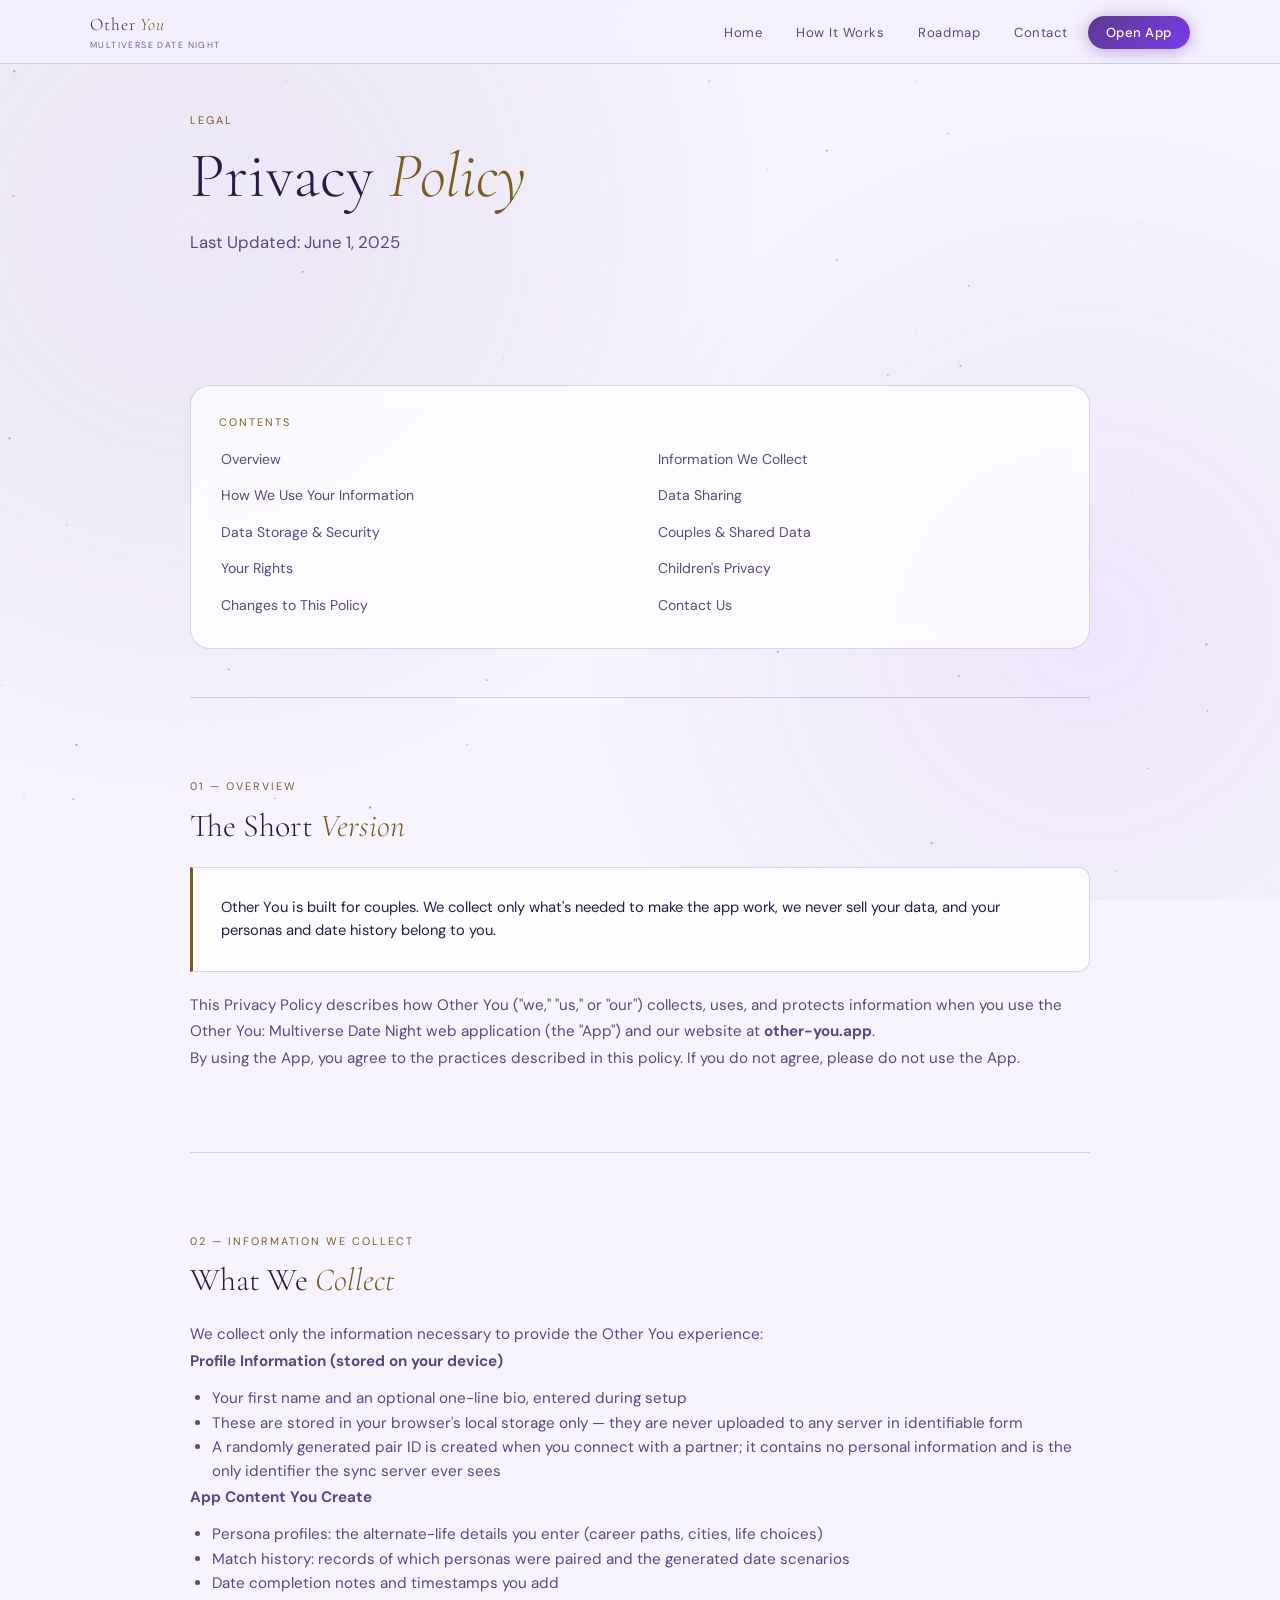
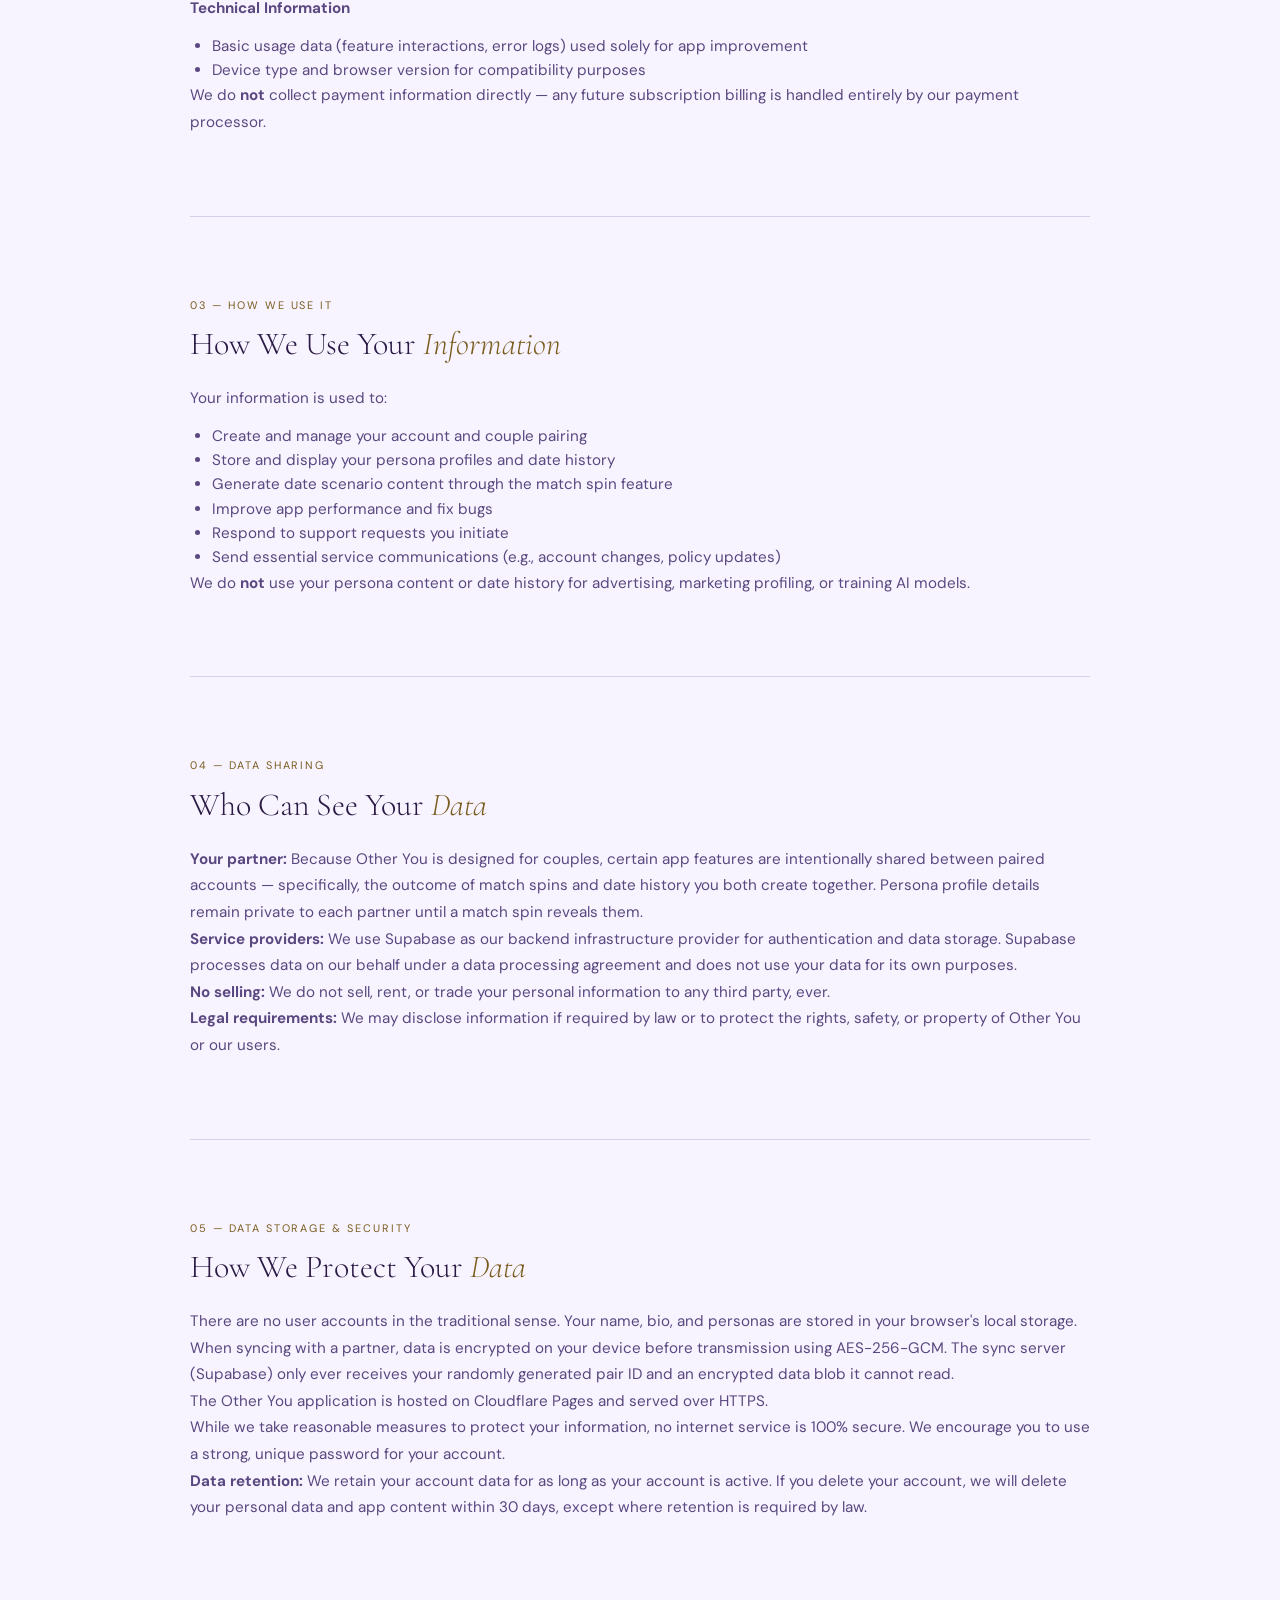
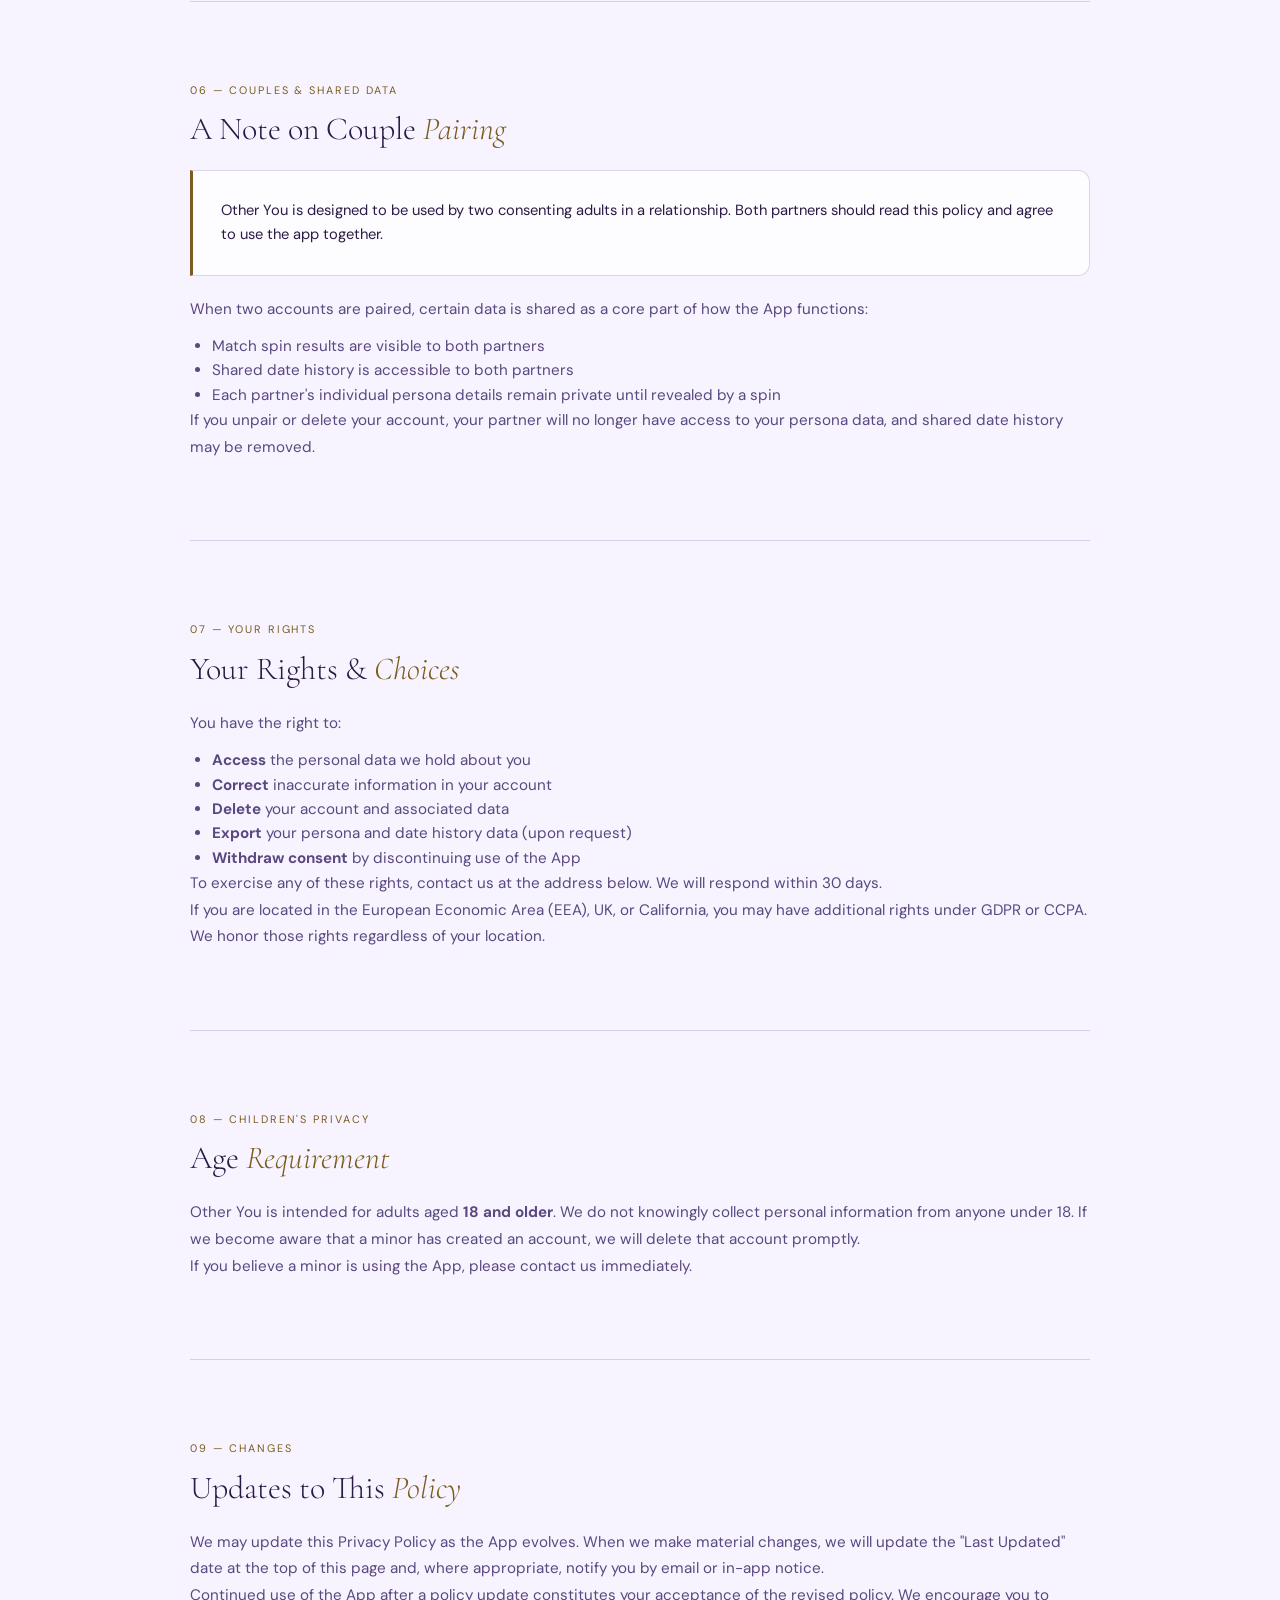
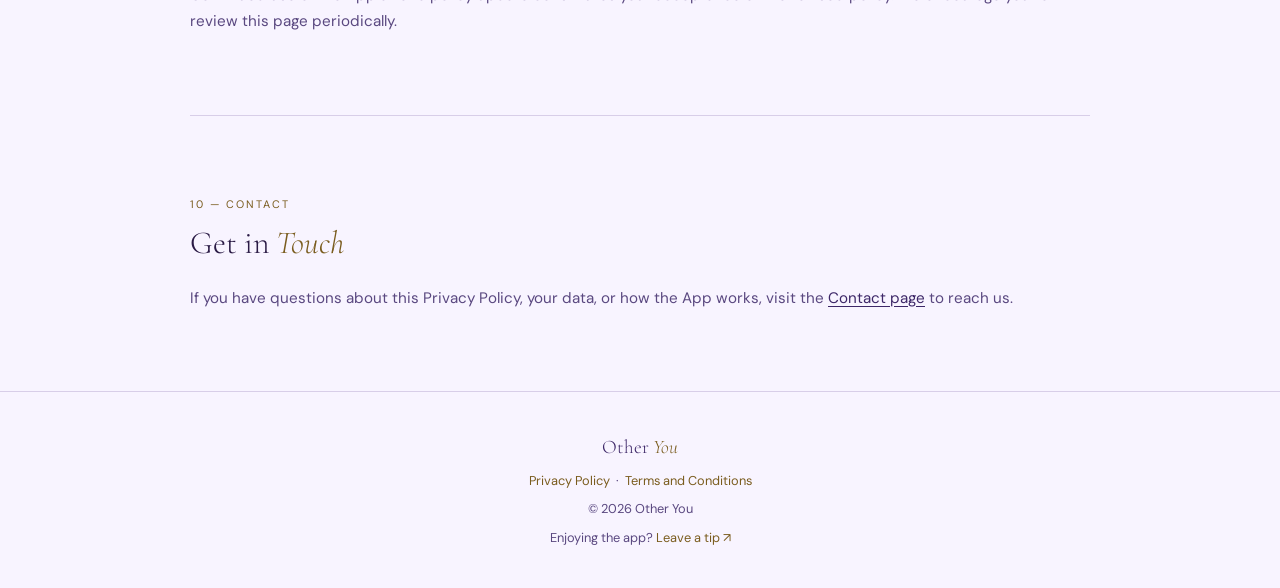
<file: privacy-policy.html>
<!DOCTYPE html>
<!-- Last audited: 2026-06-03 — migrated from embedded styles to shared CSS; scroll-margin-top now provided by site.css .section rule -->
<html lang="en">
<head>
<meta charset="UTF-8">
<meta name="viewport" content="width=device-width, initial-scale=1.0">
<meta name="theme-color" content="#0d0818">
<meta name="color-scheme" content="dark light">
<link rel="icon" href="assets/icons/favicon.ico">
<link rel="apple-touch-icon" href="assets/icons/apple-touch-icon.png">
<meta name="description" content="Read the Other You Privacy Policy — what we collect, how we use it, and how your data is protected.">
<title>Privacy Policy · Other You</title>
<link rel="preconnect" href="https://fonts.googleapis.com">
<link rel="preconnect" href="https://fonts.gstatic.com" crossorigin>
<link rel="stylesheet" href="https://fonts.googleapis.com/css2?family=Cormorant+Garamond:ital,wght@0,300;0,400;0,600;1,300;1,400;1,600&family=DM+Sans:opsz,wght@9..40,300;9..40,400;9..40,500&display=swap">
<link rel="stylesheet" href="css/site.css">
<style>
@media (max-width: 540px) { .toc-grid { grid-template-columns: 1fr; } }
/* display:block expands each link to fill its grid cell, increasing touch target area */
.toc-grid a { display: block; padding: 4px 2px; }
</style>
</head>
<body>

<a href="#main-content" class="skip-link">Skip to main content</a>
<canvas id="site-bg" aria-hidden="true"></canvas>

<nav class="site-nav" role="navigation" aria-label="Main navigation">
  <a href="index.html" class="nav-logo" aria-label="Other You home">
    Other <em>You</em>
    <small>Multiverse Date Night</small>
  </a>
  <ul class="nav-links" role="list">
    <li><a href="index.html">Home</a></li>
    <li><a href="how-it-works.html">How It Works</a></li>
    <li><a href="roadmap.html">Roadmap</a></li>
    <li><a href="contact.html">Contact</a></li>
    <li><a href="https://pwa.other-you.app" class="nav-cta">Open App</a></li>
  </ul>
  <button type="button" class="nav-hamburger" aria-label="Open menu" aria-expanded="false" aria-controls="nav-mobile">
    <svg viewBox="0 0 24 24" fill="none" stroke="currentColor" stroke-width="1.5" width="24" height="24" aria-hidden="true">
      <path d="M3 6h18M3 12h18M3 18h18"/>
    </svg>
  </button>
</nav>
<nav class="nav-mobile" id="nav-mobile" aria-label="Mobile navigation">
  <a href="index.html">Home</a>
  <a href="how-it-works.html">How It Works</a>
  <a href="roadmap.html">Roadmap</a>
  <a href="contact.html">Contact</a>
  <a href="https://pwa.other-you.app" class="nav-cta">Open App</a>
</nav>

<main class="page-wrap" id="main-content" tabindex="-1">

  <section class="section reveal" style="padding-top: calc(var(--nav-h) + 48px);">
    <div class="container">
      <p class="eyebrow">Legal</p>
      <h1 class="display-title">Privacy <em>Policy</em></h1>
      <p class="lead" style="margin-top: 16px;">Last Updated: June 1, 2025</p>
    </div>
  </section>

  <section class="section-sm">
    <div class="container">
      <nav aria-label="Page contents">
        <div class="card">
          <p class="eyebrow" style="margin-bottom: 12px;">Contents</p>
          <ol class="toc-grid" role="list" style="list-style: none; display: grid; grid-template-columns: 1fr 1fr; gap: 6px 2rem; padding: 0;">
            <li><a href="#overview" style="color: var(--text-dim); font-size: .88rem;">Overview</a></li>
            <li><a href="#information-we-collect" style="color: var(--text-dim); font-size: .88rem;">Information We Collect</a></li>
            <li><a href="#how-we-use" style="color: var(--text-dim); font-size: .88rem;">How We Use Your Information</a></li>
            <li><a href="#data-sharing" style="color: var(--text-dim); font-size: .88rem;">Data Sharing</a></li>
            <li><a href="#data-storage" style="color: var(--text-dim); font-size: .88rem;">Data Storage &amp; Security</a></li>
            <li><a href="#couples-data" style="color: var(--text-dim); font-size: .88rem;">Couples &amp; Shared Data</a></li>
            <li><a href="#your-rights" style="color: var(--text-dim); font-size: .88rem;">Your Rights</a></li>
            <li><a href="#children" style="color: var(--text-dim); font-size: .88rem;">Children's Privacy</a></li>
            <li><a href="#changes" style="color: var(--text-dim); font-size: .88rem;">Changes to This Policy</a></li>
            <li><a href="#contact" style="color: var(--text-dim); font-size: .88rem;">Contact Us</a></li>
          </ol>
        </div>
      </nav>
    </div>
  </section>

  <div class="divider"></div>

  <section id="overview" class="section reveal" aria-labelledby="overview-title">
    <div class="container">
      <p class="eyebrow">01 — Overview</p>
      <h2 class="display-title" id="overview-title" style="font-size: clamp(1.4rem, 3vw, 2rem);">The Short <em>Version</em></h2>
      <div style="margin-top: 24px;">
        <div class="card" style="border-left: 3px solid var(--gold); border-radius: 0 12px 12px 0; margin: 20px 0;">
          <p style="color: var(--text); font-size: .92rem; margin: 0;">Other You is built for couples. We collect only what's needed to make the app work, we never sell your data, and your personas and date history belong to you.</p>
        </div>
        <p class="lead" style="font-size: .95rem; max-width: 100%;">This Privacy Policy describes how Other You ("we," "us," or "our") collects, uses, and protects information when you use the Other You: Multiverse Date Night web application (the "App") and our website at <strong>other-you.app</strong>.</p>
        <p class="lead" style="font-size: .95rem; max-width: 100%;">By using the App, you agree to the practices described in this policy. If you do not agree, please do not use the App.</p>
      </div>
    </div>
  </section>

  <div class="divider"></div>

  <section id="information-we-collect" class="section reveal" aria-labelledby="information-we-collect-title">
    <div class="container">
      <p class="eyebrow">02 — Information We Collect</p>
      <h2 class="display-title" id="information-we-collect-title" style="font-size: clamp(1.4rem, 3vw, 2rem);">What We <em>Collect</em></h2>
      <div style="margin-top: 24px;">
        <p class="lead" style="font-size: .95rem; max-width: 100%;">We collect only the information necessary to provide the Other You experience:</p>
        <p class="lead" style="font-size: .95rem; max-width: 100%;"><strong>Profile Information (stored on your device)</strong></p>
        <ul style="color: var(--text-dim); font-size: .95rem; padding-left: 1.4rem; margin-top: 12px;">
          <li>Your first name and an optional one-line bio, entered during setup</li>
          <li>These are stored in your browser's local storage only — they are never uploaded to any server in identifiable form</li>
          <li>A randomly generated pair ID is created when you connect with a partner; it contains no personal information and is the only identifier the sync server ever sees</li>
        </ul>
        <p class="lead" style="font-size: .95rem; max-width: 100%;"><strong>App Content You Create</strong></p>
        <ul style="color: var(--text-dim); font-size: .95rem; padding-left: 1.4rem; margin-top: 12px;">
          <li>Persona profiles: the alternate-life details you enter (career paths, cities, life choices)</li>
          <li>Match history: records of which personas were paired and the generated date scenarios</li>
          <li>Date completion notes and timestamps you add</li>
        </ul>
        <p class="lead" style="font-size: .95rem; max-width: 100%;"><strong>Technical Information</strong></p>
        <ul style="color: var(--text-dim); font-size: .95rem; padding-left: 1.4rem; margin-top: 12px;">
          <li>Basic usage data (feature interactions, error logs) used solely for app improvement</li>
          <li>Device type and browser version for compatibility purposes</li>
        </ul>
        <p class="lead" style="font-size: .95rem; max-width: 100%;">We do <strong>not</strong> collect payment information directly — any future subscription billing is handled entirely by our payment processor.</p>
      </div>
    </div>
  </section>

  <div class="divider"></div>

  <section id="how-we-use" class="section reveal" aria-labelledby="how-we-use-title">
    <div class="container">
      <p class="eyebrow">03 — How We Use It</p>
      <h2 class="display-title" id="how-we-use-title" style="font-size: clamp(1.4rem, 3vw, 2rem);">How We Use Your <em>Information</em></h2>
      <div style="margin-top: 24px;">
        <p class="lead" style="font-size: .95rem; max-width: 100%;">Your information is used to:</p>
        <ul style="color: var(--text-dim); font-size: .95rem; padding-left: 1.4rem; margin-top: 12px;">
          <li>Create and manage your account and couple pairing</li>
          <li>Store and display your persona profiles and date history</li>
          <li>Generate date scenario content through the match spin feature</li>
          <li>Improve app performance and fix bugs</li>
          <li>Respond to support requests you initiate</li>
          <li>Send essential service communications (e.g., account changes, policy updates)</li>
        </ul>
        <p class="lead" style="font-size: .95rem; max-width: 100%;">We do <strong>not</strong> use your persona content or date history for advertising, marketing profiling, or training AI models.</p>
      </div>
    </div>
  </section>

  <div class="divider"></div>

  <section id="data-sharing" class="section reveal" aria-labelledby="data-sharing-title">
    <div class="container">
      <p class="eyebrow">04 — Data Sharing</p>
      <h2 class="display-title" id="data-sharing-title" style="font-size: clamp(1.4rem, 3vw, 2rem);">Who Can See Your <em>Data</em></h2>
      <div style="margin-top: 24px;">
        <p class="lead" style="font-size: .95rem; max-width: 100%;"><strong>Your partner:</strong> Because Other You is designed for couples, certain app features are intentionally shared between paired accounts — specifically, the outcome of match spins and date history you both create together. Persona profile details remain private to each partner until a match spin reveals them.</p>
        <p class="lead" style="font-size: .95rem; max-width: 100%;"><strong>Service providers:</strong> We use Supabase as our backend infrastructure provider for authentication and data storage. Supabase processes data on our behalf under a data processing agreement and does not use your data for its own purposes.</p>
        <p class="lead" style="font-size: .95rem; max-width: 100%;"><strong>No selling:</strong> We do not sell, rent, or trade your personal information to any third party, ever.</p>
        <p class="lead" style="font-size: .95rem; max-width: 100%;"><strong>Legal requirements:</strong> We may disclose information if required by law or to protect the rights, safety, or property of Other You or our users.</p>
      </div>
    </div>
  </section>

  <div class="divider"></div>

  <section id="data-storage" class="section reveal" aria-labelledby="data-storage-title">
    <div class="container">
      <p class="eyebrow">05 — Data Storage &amp; Security</p>
      <h2 class="display-title" id="data-storage-title" style="font-size: clamp(1.4rem, 3vw, 2rem);">How We Protect Your <em>Data</em></h2>
      <div style="margin-top: 24px;">
        <p class="lead" style="font-size: .95rem; max-width: 100%;">There are no user accounts in the traditional sense. Your name, bio, and personas are stored in your browser's local storage. When syncing with a partner, data is encrypted on your device before transmission using AES-256-GCM. The sync server (Supabase) only ever receives your randomly generated pair ID and an encrypted data blob it cannot read.</p>
        <p class="lead" style="font-size: .95rem; max-width: 100%;">The Other You application is hosted on Cloudflare Pages and served over HTTPS.</p>
        <p class="lead" style="font-size: .95rem; max-width: 100%;">While we take reasonable measures to protect your information, no internet service is 100% secure. We encourage you to use a strong, unique password for your account.</p>
        <p class="lead" style="font-size: .95rem; max-width: 100%;"><strong>Data retention:</strong> We retain your account data for as long as your account is active. If you delete your account, we will delete your personal data and app content within 30 days, except where retention is required by law.</p>
      </div>
    </div>
  </section>

  <div class="divider"></div>

  <section id="couples-data" class="section reveal" aria-labelledby="couples-data-title">
    <div class="container">
      <p class="eyebrow">06 — Couples &amp; Shared Data</p>
      <h2 class="display-title" id="couples-data-title" style="font-size: clamp(1.4rem, 3vw, 2rem);">A Note on Couple <em>Pairing</em></h2>
      <div style="margin-top: 24px;">
        <div class="card" style="border-left: 3px solid var(--gold); border-radius: 0 12px 12px 0; margin: 20px 0;">
          <p style="color: var(--text); font-size: .92rem; margin: 0;">Other You is designed to be used by two consenting adults in a relationship. Both partners should read this policy and agree to use the app together.</p>
        </div>
        <p class="lead" style="font-size: .95rem; max-width: 100%;">When two accounts are paired, certain data is shared as a core part of how the App functions:</p>
        <ul style="color: var(--text-dim); font-size: .95rem; padding-left: 1.4rem; margin-top: 12px;">
          <li>Match spin results are visible to both partners</li>
          <li>Shared date history is accessible to both partners</li>
          <li>Each partner's individual persona details remain private until revealed by a spin</li>
        </ul>
        <p class="lead" style="font-size: .95rem; max-width: 100%;">If you unpair or delete your account, your partner will no longer have access to your persona data, and shared date history may be removed.</p>
      </div>
    </div>
  </section>

  <div class="divider"></div>

  <section id="your-rights" class="section reveal" aria-labelledby="your-rights-title">
    <div class="container">
      <p class="eyebrow">07 — Your Rights</p>
      <h2 class="display-title" id="your-rights-title" style="font-size: clamp(1.4rem, 3vw, 2rem);">Your Rights &amp; <em>Choices</em></h2>
      <div style="margin-top: 24px;">
        <p class="lead" style="font-size: .95rem; max-width: 100%;">You have the right to:</p>
        <ul style="color: var(--text-dim); font-size: .95rem; padding-left: 1.4rem; margin-top: 12px;">
          <li><strong>Access</strong> the personal data we hold about you</li>
          <li><strong>Correct</strong> inaccurate information in your account</li>
          <li><strong>Delete</strong> your account and associated data</li>
          <li><strong>Export</strong> your persona and date history data (upon request)</li>
          <li><strong>Withdraw consent</strong> by discontinuing use of the App</li>
        </ul>
        <p class="lead" style="font-size: .95rem; max-width: 100%;">To exercise any of these rights, contact us at the address below. We will respond within 30 days.</p>
        <p class="lead" style="font-size: .95rem; max-width: 100%;">If you are located in the European Economic Area (EEA), UK, or California, you may have additional rights under GDPR or CCPA. We honor those rights regardless of your location.</p>
      </div>
    </div>
  </section>

  <div class="divider"></div>

  <section id="children" class="section reveal" aria-labelledby="children-title">
    <div class="container">
      <p class="eyebrow">08 — Children's Privacy</p>
      <h2 class="display-title" id="children-title" style="font-size: clamp(1.4rem, 3vw, 2rem);">Age <em>Requirement</em></h2>
      <div style="margin-top: 24px;">
        <p class="lead" style="font-size: .95rem; max-width: 100%;">Other You is intended for adults aged <strong>18 and older</strong>. We do not knowingly collect personal information from anyone under 18. If we become aware that a minor has created an account, we will delete that account promptly.</p>
        <p class="lead" style="font-size: .95rem; max-width: 100%;">If you believe a minor is using the App, please contact us immediately.</p>
      </div>
    </div>
  </section>

  <div class="divider"></div>

  <section id="changes" class="section reveal" aria-labelledby="changes-title">
    <div class="container">
      <p class="eyebrow">09 — Changes</p>
      <h2 class="display-title" id="changes-title" style="font-size: clamp(1.4rem, 3vw, 2rem);">Updates to This <em>Policy</em></h2>
      <div style="margin-top: 24px;">
        <p class="lead" style="font-size: .95rem; max-width: 100%;">We may update this Privacy Policy as the App evolves. When we make material changes, we will update the "Last Updated" date at the top of this page and, where appropriate, notify you by email or in-app notice.</p>
        <p class="lead" style="font-size: .95rem; max-width: 100%;">Continued use of the App after a policy update constitutes your acceptance of the revised policy. We encourage you to review this page periodically.</p>
      </div>
    </div>
  </section>

  <div class="divider"></div>

  <section id="contact" class="section reveal" aria-labelledby="contact-title">
    <div class="container">
      <p class="eyebrow">10 — Contact</p>
      <h2 class="display-title" id="contact-title" style="font-size: clamp(1.4rem, 3vw, 2rem);">Get in <em>Touch</em></h2>
      <div style="margin-top: 24px;">
        <p class="lead" style="font-size: .95rem; max-width: 100%;">If you have questions about this Privacy Policy, your data, or how the App works, visit the <a href="contact.html">Contact page</a> to reach us.</p>
      </div>
    </div>
  </section>

  <footer class="site-footer">
    <div class="footer-logo">Other <em>You</em></div>
    <p><a href="privacy-policy.html">Privacy Policy</a> &nbsp;·&nbsp; <a href="terms.html">Terms and Conditions</a></p>
    <p class="footer-copyright">© 2026 Other You</p>
    <p class="footer-donate">Enjoying the app? <a href="https://connect.vestwell.com/gift/stable/JpWVJZ7rQ0ixof6rguIVEA" target="_blank" rel="noopener noreferrer">Leave a tip ↗</a></p>
  </footer>

</main><!-- /page-wrap -->

<script src="js/site.js"></script>
</body>
</html>
</file>
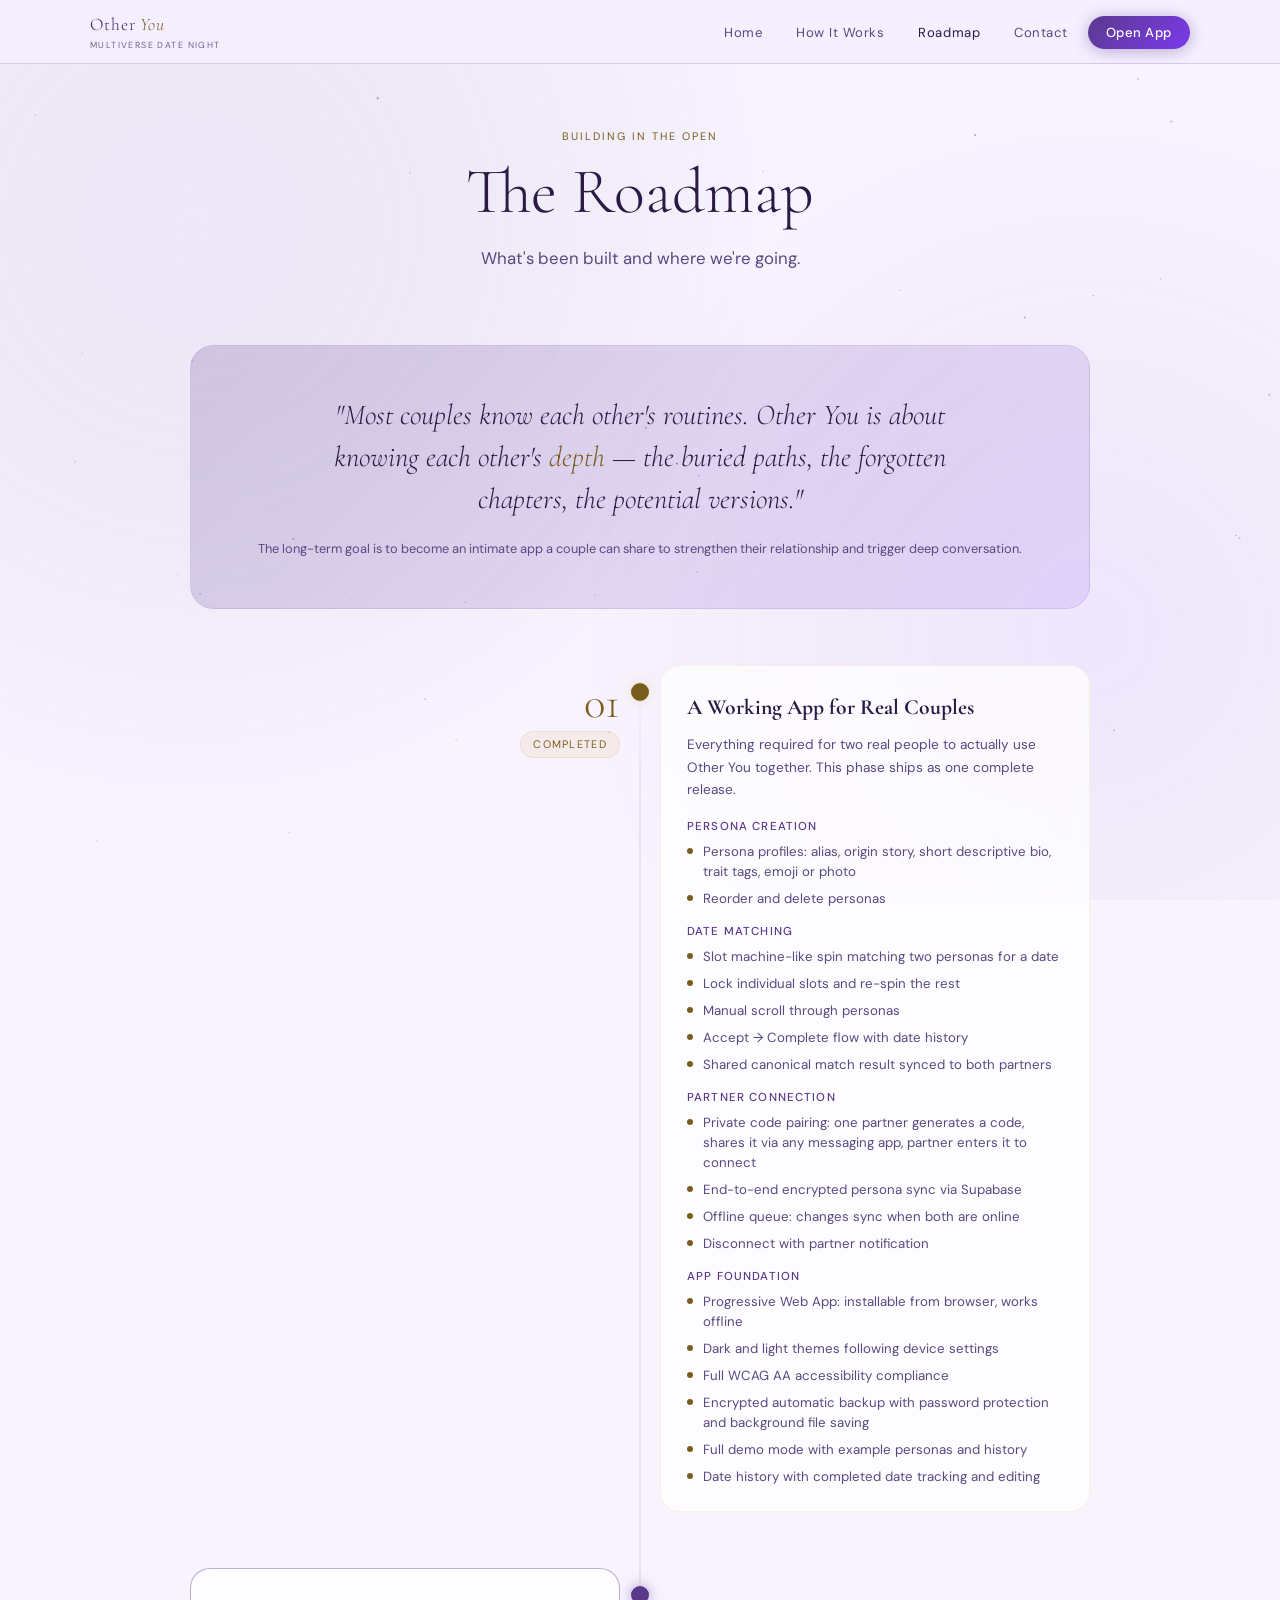
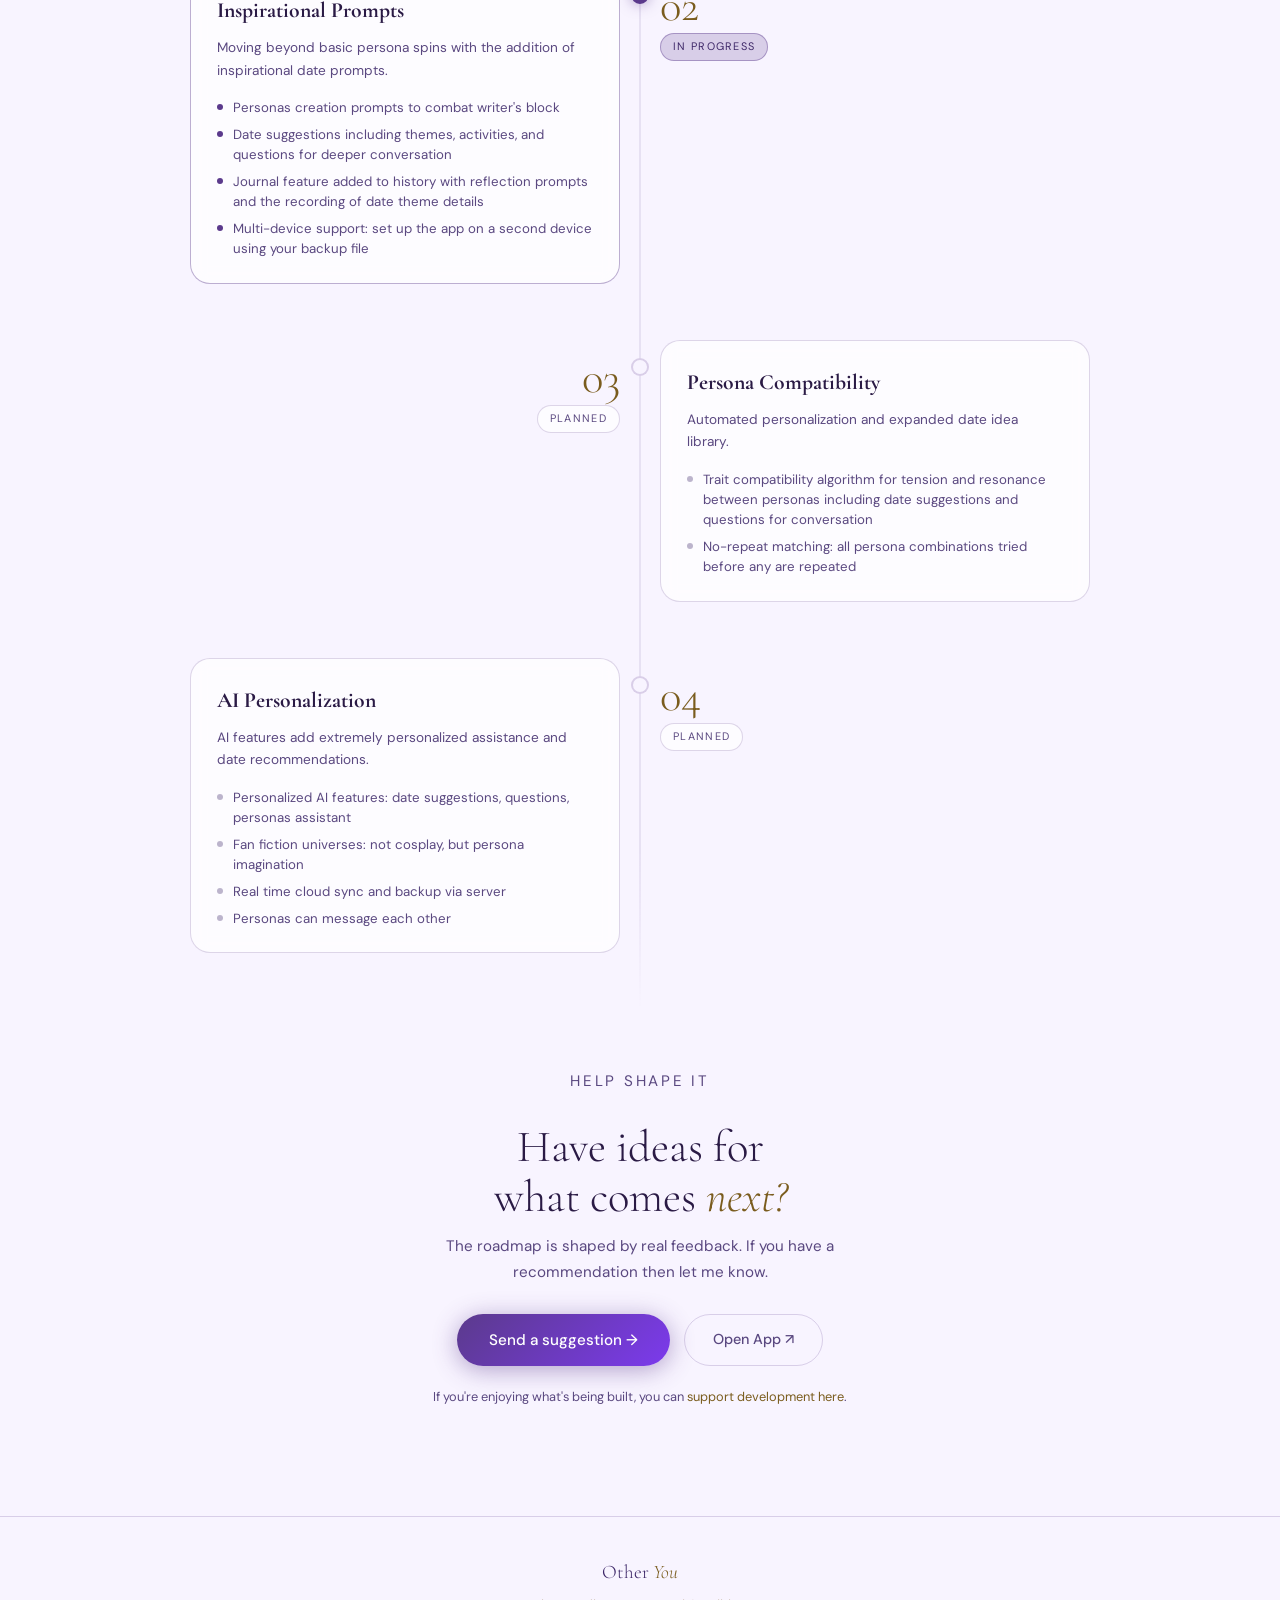
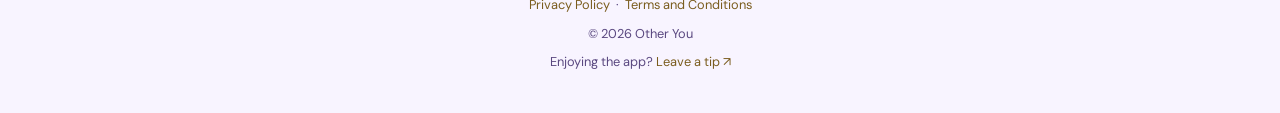
<file: roadmap.html>
<!DOCTYPE html>
<!-- Last audited: 2026-06-03 — fixed pulseDot to opacity animation, removed duplicate phase 3 item, fixed rel=noopener to include noreferrer -->
<html lang="en">
<head>
<meta charset="UTF-8">
<meta name="viewport" content="width=device-width, initial-scale=1.0">
<meta name="theme-color" content="#0d0818">
<meta name="color-scheme" content="dark light">
<link rel="icon" href="assets/icons/favicon.ico">
<link rel="apple-touch-icon" href="assets/icons/apple-touch-icon.png">
<meta name="description" content="The Other You roadmap — what's been built and where we're going.">
<meta property="og:title" content="Other You · Multiverse Date Night">
<meta property="og:description" content="A private app for couples to date each other's alternate selves — the roads not taken, the versions that almost were.">
<meta property="og:url" content="https://www.other-you.app/roadmap.html">
<meta property="og:type" content="website">
<meta property="og:image" content="https://www.other-you.app/assets/og-image.png">
<meta property="og:image:width" content="1200">
<meta property="og:image:height" content="630">
<meta property="og:image:alt" content="Other You · Multiverse Date Night">
<title>Roadmap · Other You</title>
<link rel="manifest" href="manifest.json">
<link rel="preconnect" href="https://fonts.googleapis.com">
<link rel="preconnect" href="https://fonts.gstatic.com" crossorigin>
<link rel="stylesheet" href="https://fonts.googleapis.com/css2?family=Cormorant+Garamond:ital,wght@0,300;0,400;0,600;1,300;1,400;1,600&family=DM+Sans:opsz,wght@9..40,300;9..40,400;9..40,500&display=swap">
<link rel="stylesheet" href="css/site.css">
<style>
.page-header{padding:calc(var(--nav-h) + 64px) 28px 48px;text-align:center;}
.timeline{margin-top:56px;position:relative;}
.timeline::before{content:'';position:absolute;left:28px;top:0;bottom:0;width:1px;background:linear-gradient(to bottom,transparent,var(--border) 8%,var(--border) 92%,transparent);}
@media(min-width:640px){.timeline::before{left:50%;transform:translateX(-50%);}}
.phase{position:relative;padding:0 0 48px 68px;}
@media(min-width:640px){.phase{padding:0 0 56px 0;display:grid;grid-template-columns:1fr 1fr;gap:40px;align-items:start;}
.phase:nth-child(even) .phase-meta{order:2;}.phase:nth-child(even) .phase-card{order:1;}}
.phase::before{content:'';position:absolute;left:19px;top:6px;width:18px;height:18px;border-radius:50%;border:2px solid var(--border);background:var(--bg);z-index:1;}
.phase.done::before{background:var(--gold);border-color:var(--gold);box-shadow:0 0 12px rgba(232,188,120,.4);}
/* Static box-shadow for constant glow; opacity animation is GPU-composited (no paint trigger) */
.phase.active::before{background:var(--iris);border-color:var(--iris);box-shadow:0 0 14px rgba(91,58,140,.5);animation:pulseDot 2s ease-in-out infinite;}
@keyframes pulseDot{0%,100%{opacity:1;}50%{opacity:.35;}}
@media(min-width:640px){.phase::before{left:50%;transform:translateX(-50%);top:18px;}}
.phase-meta{padding-top:4px;}
@media(min-width:640px){.phase-meta{text-align:right;padding-top:16px;}.phase:nth-child(even) .phase-meta{text-align:left;}}
.phase-num{font-family:var(--font-d);font-size:2.8rem;font-weight:300;color:var(--gold);line-height:1;margin-bottom:4px;}
.phase-status{display:inline-flex;align-items:center;gap:6px;font-size:.68rem;text-transform:uppercase;letter-spacing:.12em;padding:4px 12px;border-radius:100px;}
.status-done{background:rgba(232,188,120,.15);color:var(--gold);border:1px solid rgba(232,188,120,.3);}
.status-active{background:rgba(91,58,140,.2);color:var(--mist);border:1px solid rgba(91,58,140,.4);}
.status-next{background:var(--bg-card);color:var(--text-dim);border:1px solid var(--border);}
.phase-card{background:var(--bg-card);border:1px solid var(--border);border-radius:20px;padding:24px 26px;backdrop-filter:blur(8px);}
.phase.done .phase-card{border-color:rgba(232,188,120,.2);}
.phase.active .phase-card{border-color:rgba(91,58,140,.4);}
.phase-title{font-family:var(--font-d);font-size:1.35rem;color:var(--cream);margin-bottom:10px;}
.phase-desc{font-size:.85rem;color:var(--text-dim-aa);line-height:1.65;margin-bottom:16px;}
.phase-items{list-style:none;display:flex;flex-direction:column;gap:7px;}
.phase-items li{display:flex;align-items:flex-start;gap:10px;font-size:.83rem;color:var(--text-dim-aa);line-height:1.5;}
.item-dot{width:6px;height:6px;border-radius:50%;margin-top:6px;flex-shrink:0;}
.done .item-dot{background:var(--gold);}
.active .item-dot{background:var(--iris);}
.phase:not(.done):not(.active) .item-dot{background:var(--text-dim-aa);opacity:.4;}
.phase-sub{font-size:.72rem;text-transform:uppercase;letter-spacing:.1em;color:var(--iris);margin:14px 0 6px;font-weight:500;}
.vision-band{background:linear-gradient(135deg,rgba(91,58,140,.2),rgba(124,58,237,.12));border:1px solid rgba(155,126,200,.2);border-radius:24px;padding:48px 40px;margin-top:24px;}
@media(max-width:480px){.vision-band{padding:32px 24px;}}
.vision-band blockquote{font-family:var(--font-d);font-size:clamp(1.3rem,4vw,1.8rem);font-weight:300;font-style:italic;color:var(--cream);line-height:1.45;max-width:640px;margin:0 auto 20px;text-align:center;}
.vision-band blockquote em{color:var(--gold);}
.feedback-cta{text-align:center;padding:48px 24px 0;}
.feedback-cta p{font-size:.95rem;color:var(--text-dim-aa);max-width:480px;margin:12px auto 28px;line-height:1.7;}
/* .reveal and .reveal-d1 through .reveal-d3 are defined in site.css */
@media(max-width:640px){.phase{padding:0 0 40px 60px;}}
</style>
</head>
<body>
<a href="#main-content" class="skip-link">Skip to main content</a>
<canvas id="site-bg" aria-hidden="true"></canvas>
<nav class="site-nav" role="navigation" aria-label="Main navigation">
  <a href="index.html" class="nav-logo" aria-label="Other You home">Other <em>You</em><small>Multiverse Date Night</small></a>
  <ul class="nav-links" role="list">
    <li><a href="index.html">Home</a></li>
    <li><a href="how-it-works.html">How It Works</a></li>
    <li><a href="roadmap.html" class="active" aria-current="page">Roadmap</a></li>
    <li><a href="contact.html">Contact</a></li>
    <li><a href="https://pwa.other-you.app" class="nav-cta">Open App</a></li>
  </ul>
  <button type="button" class="nav-hamburger" aria-label="Open menu" aria-expanded="false" aria-controls="nav-mobile">
    <svg viewBox="0 0 24 24" fill="none" stroke="currentColor" stroke-width="1.5" width="24" height="24" aria-hidden="true"><path d="M3 6h18M3 12h18M3 18h18"/></svg>
  </button>
</nav>
<nav class="nav-mobile" id="nav-mobile" aria-label="Mobile navigation">
  <a href="index.html">Home</a>
  <a href="how-it-works.html">How It Works</a>
  <a href="roadmap.html" class="active" aria-current="page">Roadmap</a>
  <a href="contact.html">Contact</a>
  <a href="https://pwa.other-you.app" class="nav-cta">Open App</a>
</nav>

<main class="page-wrap" id="main-content" tabindex="-1">
  <header class="page-header">
    <p class="eyebrow fade-up">Building in the open</p>
    <h1 class="display-title fade-up fade-up-1">The Roadmap</h1>
    <p class="lead fade-up fade-up-2" style="margin:16px auto 0;text-align:center;">
      What's been built and where we're going.</p>
  </header>

  <section class="section" style="padding-top:0;">
    <div class="container">

      <div class="vision-band reveal">
        <blockquote>
          "Most couples know each other's routines. Other You is about knowing each other's <em>depth</em> — the buried paths, the forgotten chapters, the potential versions."
        </blockquote>
        <p style="text-align:center;font-size:.8rem;color:var(--text-dim-aa);">The long-term goal is to become an intimate app a couple can share to strengthen their relationship and trigger deep conversation.</p>
      </div>

      <div class="timeline" role="list">

        <!-- PHASE 1 -->
        <!-- class="done" = gold dot (no pulse). class="active" = pulsing purple dot.
             Phase 1 is complete, so it gets the gold "done" treatment. -->
        <div class="phase done reveal" role="listitem">
          <div class="phase-meta">
            <div class="phase-num">01</div>
            <span class="phase-status status-done">Completed</span>
          </div>
          <div class="phase-card">
            <h2 class="phase-title">A Working App for Real Couples</h2>
            <div class="phase-desc">Everything required for two real people to actually use Other You together. This phase ships as one complete release.</div>

            <h3 class="phase-sub">Persona creation</h3>
            <ul class="phase-items" role="list" aria-label="Persona features">
              <li><span class="item-dot" aria-hidden="true"></span>Persona profiles: alias, origin story, short descriptive bio, trait tags, emoji or photo</li>
              <li><span class="item-dot" aria-hidden="true"></span>Reorder and delete personas</li>
            </ul>

            <h3 class="phase-sub">Date matching</h3>
            <ul class="phase-items" role="list" aria-label="Matching features">
              <li><span class="item-dot" aria-hidden="true"></span>Slot machine-like spin matching two personas for a date</li>
              <li><span class="item-dot" aria-hidden="true"></span>Lock individual slots and re-spin the rest</li>
              <li><span class="item-dot" aria-hidden="true"></span>Manual scroll through personas</li>
              <li><span class="item-dot" aria-hidden="true"></span>Accept → Complete flow with date history</li>
              <li><span class="item-dot" aria-hidden="true"></span>Shared canonical match result synced to both partners</li>
            </ul>

            <h3 class="phase-sub">Partner connection</h3>
            <ul class="phase-items" role="list" aria-label="Connection features">
              <li><span class="item-dot" aria-hidden="true"></span>Private code pairing: one partner generates a code, shares it via any messaging app, partner enters it to connect</li>
              <li><span class="item-dot" aria-hidden="true"></span>End-to-end encrypted persona sync via Supabase</li>
              <li><span class="item-dot" aria-hidden="true"></span>Offline queue: changes sync when both are online</li>
              <li><span class="item-dot" aria-hidden="true"></span>Disconnect with partner notification</li>
            </ul>

            <h3 class="phase-sub">App foundation</h3>
            <ul class="phase-items" role="list" aria-label="Foundation features">
              <li><span class="item-dot" aria-hidden="true"></span>Progressive Web App: installable from browser, works offline</li>
              <li><span class="item-dot" aria-hidden="true"></span>Dark and light themes following device settings</li>
              <li><span class="item-dot" aria-hidden="true"></span>Full WCAG AA accessibility compliance</li>
              <li><span class="item-dot" aria-hidden="true"></span>Encrypted automatic backup with password protection and background file saving</li>
              <li><span class="item-dot" aria-hidden="true"></span>Full demo mode with example personas and history</li>
              <li><span class="item-dot" aria-hidden="true"></span>Date history with completed date tracking and editing</li>
            </ul>
          </div>
        </div>

        <!-- PHASE 2 -->
        <!-- class="active" = pulsing purple dot, showing this is the current focus. -->
        <div class="phase active reveal reveal-d1" role="listitem">
          <div class="phase-meta">
            <div class="phase-num">02</div>
            <span class="phase-status status-active">In Progress</span>
          </div>
          <div class="phase-card">
            <h2 class="phase-title">Inspirational Prompts</h2>
            <div class="phase-desc">Moving beyond basic persona spins with the addition of inspirational date prompts.</div>
            <ul class="phase-items" role="list" aria-label="Phase 2 features">
              <li><span class="item-dot" aria-hidden="true"></span>Personas creation prompts to combat writer's block</li>
              <li><span class="item-dot" aria-hidden="true"></span>Date suggestions including themes, activities, and questions for deeper conversation</li>
              <li><span class="item-dot" aria-hidden="true"></span>Journal feature added to history with reflection prompts and the recording of date theme details</li>
              <li><span class="item-dot" aria-hidden="true"></span>Multi-device support: set up the app on a second device using your backup file</li>
            </ul>
          </div>
        </div>

        <!-- PHASE 3 -->
        <div class="phase reveal reveal-d2" role="listitem">
          <div class="phase-meta">
            <div class="phase-num">03</div>
            <span class="phase-status status-next">Planned</span>
          </div>
          <div class="phase-card">
            <h2 class="phase-title">Persona Compatibility</h2>
            <div class="phase-desc">Automated personalization and expanded date idea library.</div>
            <ul class="phase-items" role="list" aria-label="Phase 3 features">
              <li><span class="item-dot" aria-hidden="true"></span>Trait compatibility algorithm for tension and resonance between personas including date suggestions and questions for conversation</li>
              <li><span class="item-dot" aria-hidden="true"></span>No-repeat matching: all persona combinations tried before any are repeated</li>
            </ul>
          </div>
        </div>

        <!-- PHASE 4 -->
        <div class="phase reveal reveal-d3" role="listitem">
          <div class="phase-meta">
            <div class="phase-num">04</div>
            <span class="phase-status status-next">Planned</span>
          </div>
          <div class="phase-card">
            <h2 class="phase-title">AI Personalization</h2>
            <div class="phase-desc">AI features add extremely personalized assistance and date recommendations.</div>
            <ul class="phase-items" role="list" aria-label="Phase 4 features">
              <li><span class="item-dot" aria-hidden="true"></span>Personalized AI features: date suggestions, questions, personas assistant</li>
              <li><span class="item-dot" aria-hidden="true"></span>Fan fiction universes: not cosplay, but persona imagination</li>
              <li><span class="item-dot" aria-hidden="true"></span>Real time cloud sync and backup via server</li>
              <li><span class="item-dot" aria-hidden="true"></span>Personas can message each other</li>
            </ul>
          </div>
        </div>

      </div><!-- /timeline -->

      <div class="feedback-cta reveal">
        <p class="eyebrow">Help shape it</p>
        <h2 class="display-title" style="font-size:clamp(1.8rem,5vw,2.8rem);">Have ideas for<br>what comes <em>next?</em></h2>
        <p>The roadmap is shaped by real feedback. If you have a recommendation then let me know.</p>
        <div style="display:flex;gap:14px;flex-wrap:wrap;justify-content:center;">
          <a href="contact.html" class="btn btn-primary">Send a suggestion →</a>
          <a href="https://pwa.other-you.app" class="btn btn-ghost">Open App ↗</a>
        </div>
        <p style="margin-top:20px;font-size:.8rem;color:var(--text-dim-aa);">If you're enjoying what's being built, you can <a href="https://connect.vestwell.com/gift/stable/JpWVJZ7rQ0ixof6rguIVEA" target="_blank" rel="noopener noreferrer" style="color:var(--gold);text-decoration:none;">support development here</a>.</p>
      </div>

    </div>
  </section>

  <!-- ══ FOOTER ══ -->
  <footer class="site-footer">
    <div class="footer-logo">Other <em>You</em></div>
    <p><a href="privacy-policy.html">Privacy Policy</a> &nbsp;·&nbsp; <a href="terms.html">Terms and Conditions</a></p>
    <p class="footer-copyright">© 2026 Other You</p>
    <p class="footer-donate">Enjoying the app? <a href="https://connect.vestwell.com/gift/stable/JpWVJZ7rQ0ixof6rguIVEA" target="_blank" rel="noopener noreferrer">Leave a tip ↗</a></p>
  </footer>

</main>
<script src="js/site.js"></script>
</body>
</html>
</file>
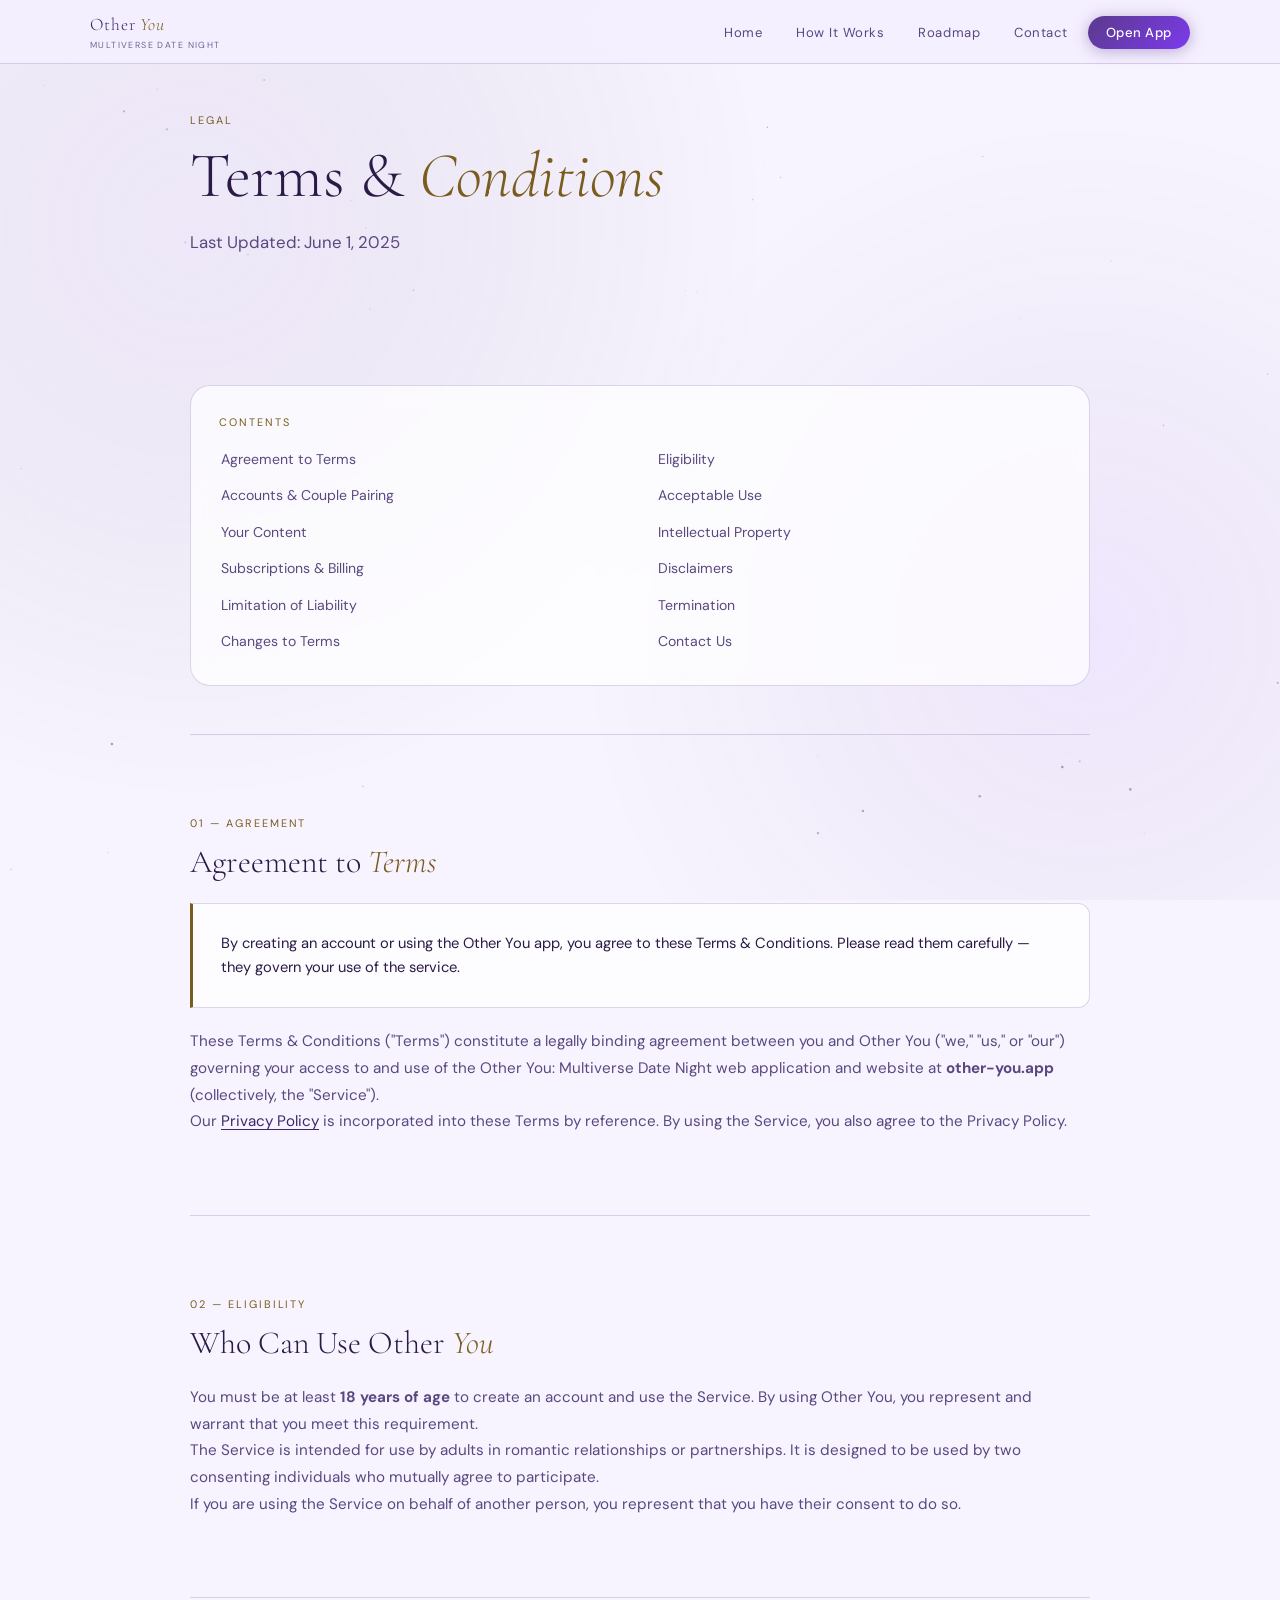
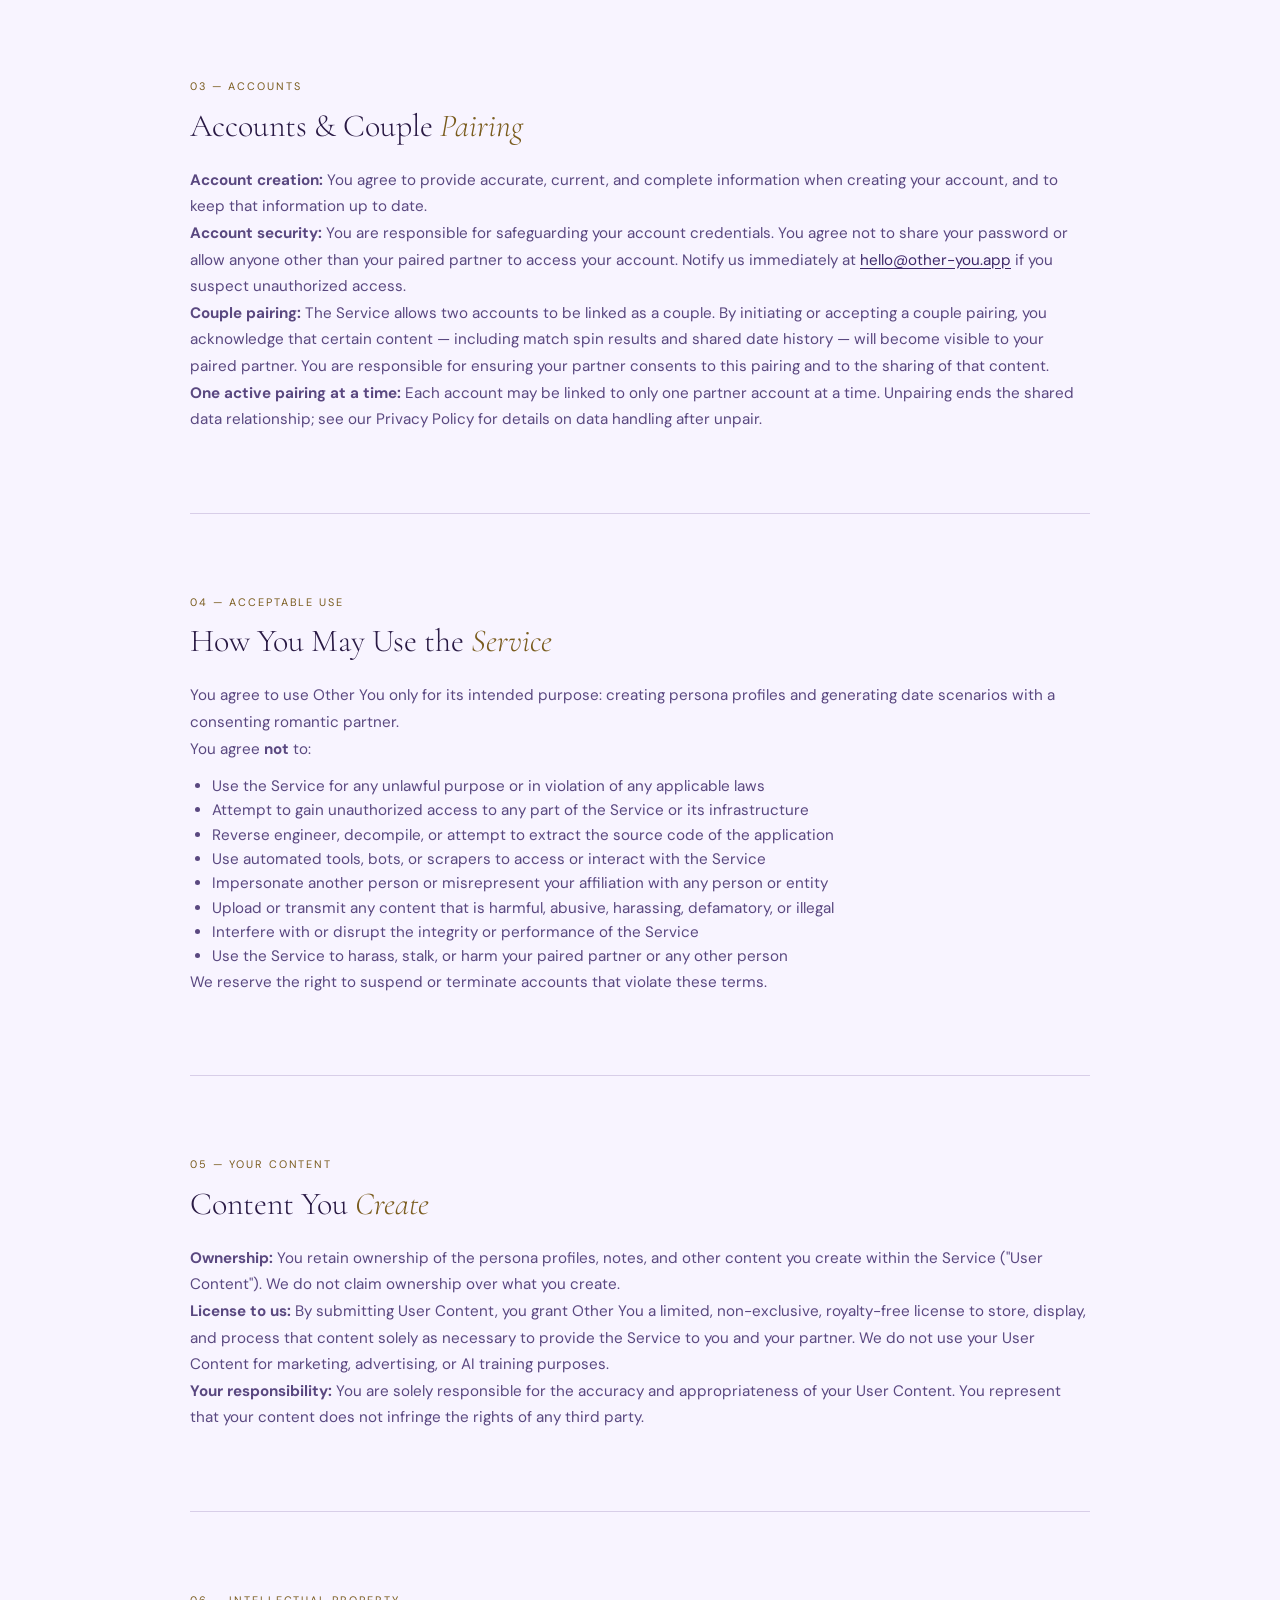
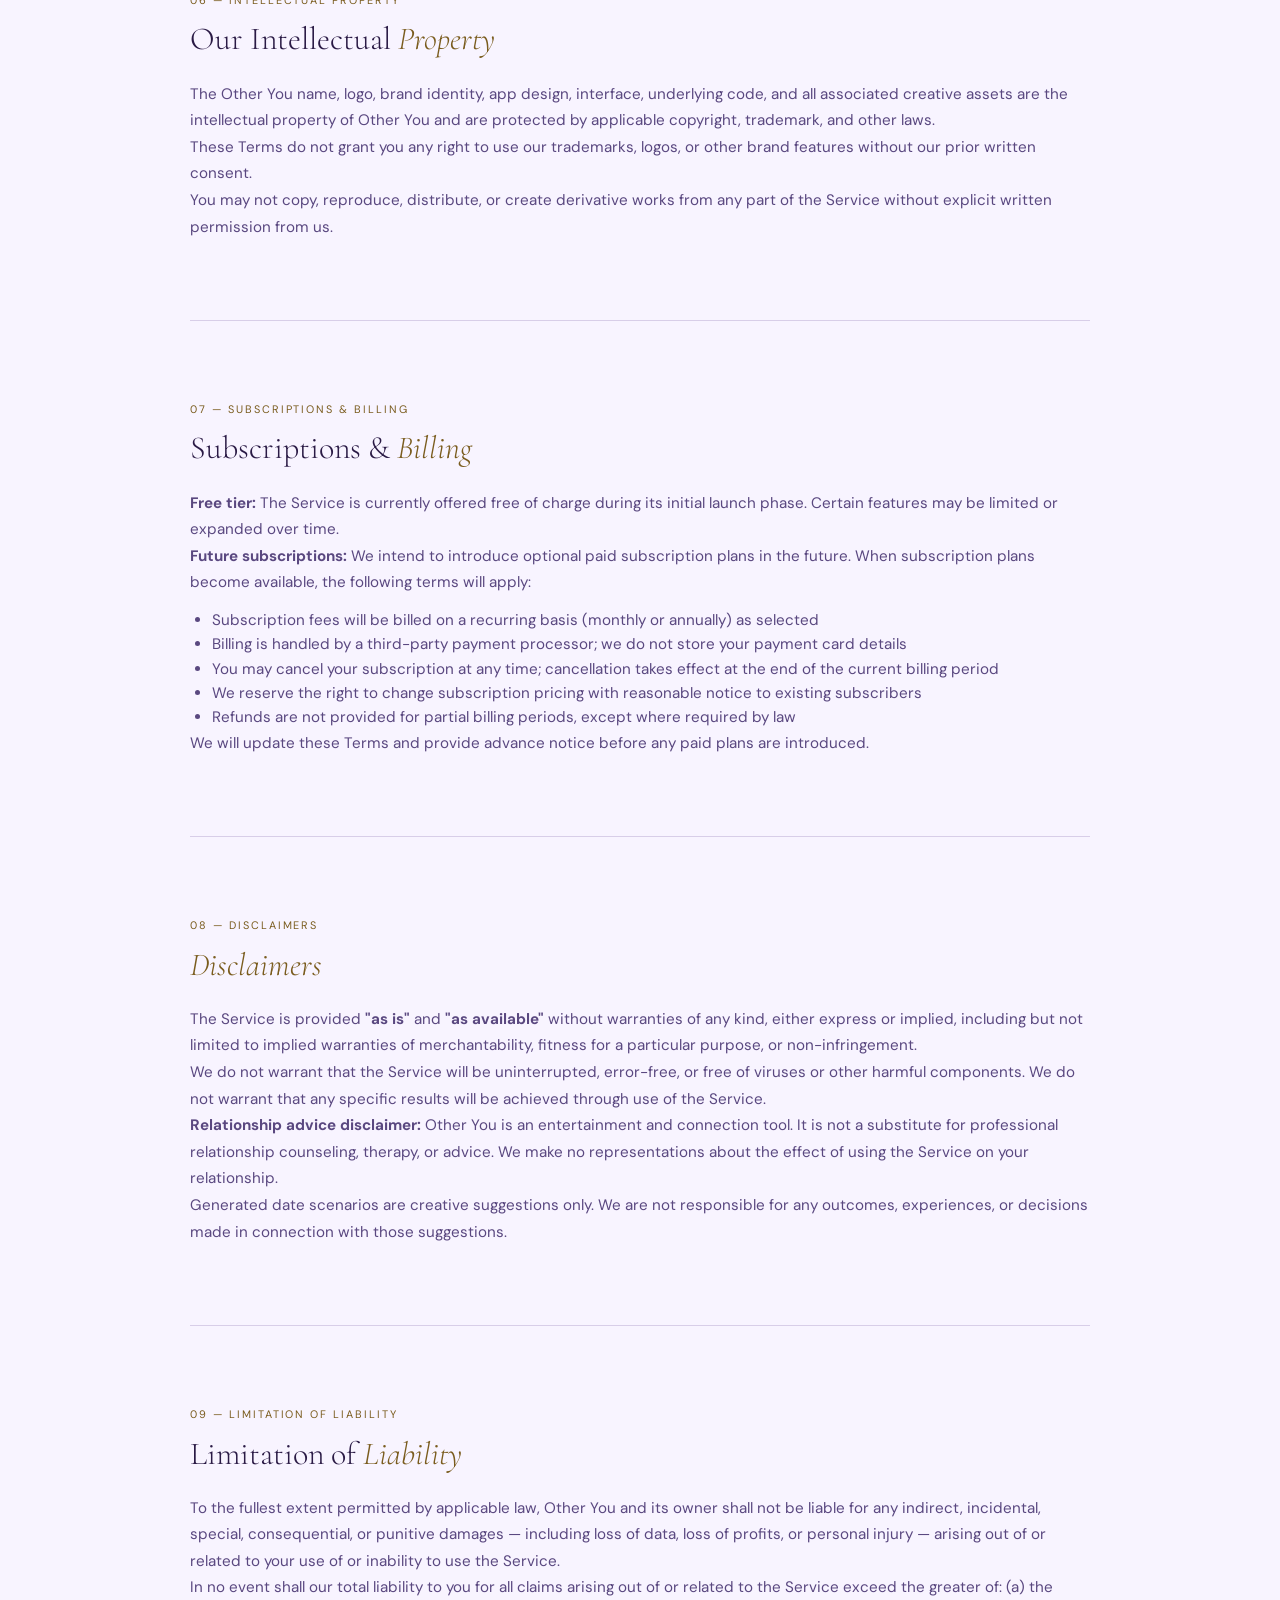
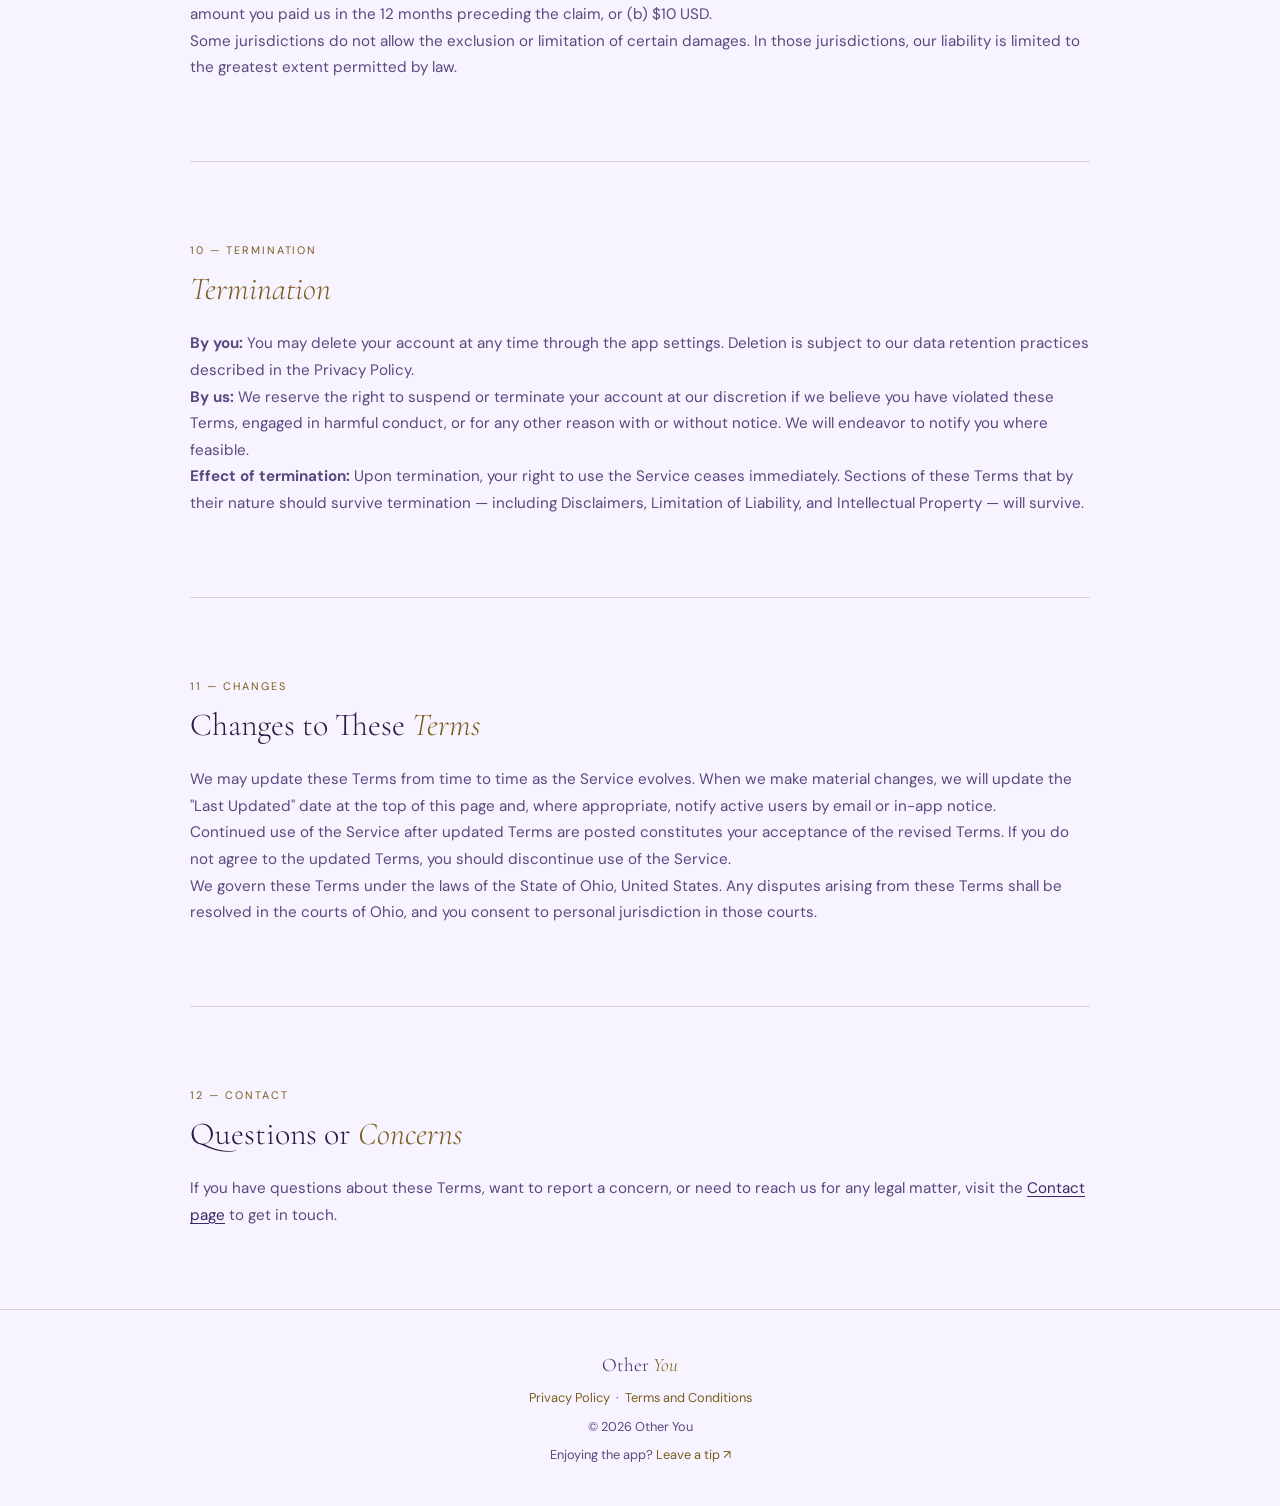
<file: terms.html>
<!DOCTYPE html>
<!-- Last audited: 2026-06-03 — migrated from embedded styles to shared CSS; scroll-margin-top now provided by site.css .section rule -->
<html lang="en">
<head>
<meta charset="UTF-8">
<meta name="viewport" content="width=device-width, initial-scale=1.0">
<meta name="theme-color" content="#0d0818">
<meta name="color-scheme" content="dark light">
<link rel="icon" href="assets/icons/favicon.ico">
<link rel="apple-touch-icon" href="assets/icons/apple-touch-icon.png">
<meta name="description" content="Read the Other You Terms and Conditions — the rules governing your use of the Other You app and service.">
<title>Terms &amp; Conditions · Other You</title>
<link rel="preconnect" href="https://fonts.googleapis.com">
<link rel="preconnect" href="https://fonts.gstatic.com" crossorigin>
<link rel="stylesheet" href="https://fonts.googleapis.com/css2?family=Cormorant+Garamond:ital,wght@0,300;0,400;0,600;1,300;1,400;1,600&family=DM+Sans:opsz,wght@9..40,300;9..40,400;9..40,500&display=swap">
<link rel="stylesheet" href="css/site.css">
<style>
@media (max-width: 540px) { .toc-grid { grid-template-columns: 1fr; } }
/* display:block expands each link to fill its grid cell, increasing touch target area */
.toc-grid a { display: block; padding: 4px 2px; }
</style>
</head>
<body>

<a href="#main-content" class="skip-link">Skip to main content</a>
<canvas id="site-bg" aria-hidden="true"></canvas>

<nav class="site-nav" role="navigation" aria-label="Main navigation">
  <a href="index.html" class="nav-logo" aria-label="Other You home">
    Other <em>You</em>
    <small>Multiverse Date Night</small>
  </a>
  <ul class="nav-links" role="list">
    <li><a href="index.html">Home</a></li>
    <li><a href="how-it-works.html">How It Works</a></li>
    <li><a href="roadmap.html">Roadmap</a></li>
    <li><a href="contact.html">Contact</a></li>
    <li><a href="https://pwa.other-you.app" class="nav-cta">Open App</a></li>
  </ul>
  <button type="button" class="nav-hamburger" aria-label="Open menu" aria-expanded="false" aria-controls="nav-mobile">
    <svg viewBox="0 0 24 24" fill="none" stroke="currentColor" stroke-width="1.5" width="24" height="24" aria-hidden="true">
      <path d="M3 6h18M3 12h18M3 18h18"/>
    </svg>
  </button>
</nav>
<nav class="nav-mobile" id="nav-mobile" aria-label="Mobile navigation">
  <a href="index.html">Home</a>
  <a href="how-it-works.html">How It Works</a>
  <a href="roadmap.html">Roadmap</a>
  <a href="contact.html">Contact</a>
  <a href="https://pwa.other-you.app" class="nav-cta">Open App</a>
</nav>

<main class="page-wrap" id="main-content" tabindex="-1">

  <section class="section reveal" style="padding-top: calc(var(--nav-h) + 48px);">
    <div class="container">
      <p class="eyebrow">Legal</p>
      <h1 class="display-title">Terms &amp; <em>Conditions</em></h1>
      <p class="lead" style="margin-top: 16px;">Last Updated: June 1, 2025</p>
    </div>
  </section>

  <section class="section-sm">
    <div class="container">
      <nav aria-label="Page contents">
        <div class="card">
          <p class="eyebrow" style="margin-bottom: 12px;">Contents</p>
          <ol class="toc-grid" role="list" style="list-style: none; display: grid; grid-template-columns: 1fr 1fr; gap: 6px 2rem; padding: 0;">
            <li><a href="#agreement" style="color: var(--text-dim); font-size: .88rem;">Agreement to Terms</a></li>
            <li><a href="#eligibility" style="color: var(--text-dim); font-size: .88rem;">Eligibility</a></li>
            <li><a href="#accounts" style="color: var(--text-dim); font-size: .88rem;">Accounts &amp; Couple Pairing</a></li>
            <li><a href="#acceptable-use" style="color: var(--text-dim); font-size: .88rem;">Acceptable Use</a></li>
            <li><a href="#your-content" style="color: var(--text-dim); font-size: .88rem;">Your Content</a></li>
            <li><a href="#intellectual-property" style="color: var(--text-dim); font-size: .88rem;">Intellectual Property</a></li>
            <li><a href="#subscriptions" style="color: var(--text-dim); font-size: .88rem;">Subscriptions &amp; Billing</a></li>
            <li><a href="#disclaimers" style="color: var(--text-dim); font-size: .88rem;">Disclaimers</a></li>
            <li><a href="#limitation" style="color: var(--text-dim); font-size: .88rem;">Limitation of Liability</a></li>
            <li><a href="#termination" style="color: var(--text-dim); font-size: .88rem;">Termination</a></li>
            <li><a href="#changes" style="color: var(--text-dim); font-size: .88rem;">Changes to Terms</a></li>
            <li><a href="#contact" style="color: var(--text-dim); font-size: .88rem;">Contact Us</a></li>
          </ol>
        </div>
      </nav>
    </div>
  </section>

  <div class="divider"></div>

  <section id="agreement" class="section reveal" aria-labelledby="agreement-title">
    <div class="container">
      <p class="eyebrow">01 — Agreement</p>
      <h2 class="display-title" id="agreement-title" style="font-size: clamp(1.4rem, 3vw, 2rem);">Agreement to <em>Terms</em></h2>
      <div style="margin-top: 24px;">
        <div class="card" style="border-left: 3px solid var(--gold); border-radius: 0 12px 12px 0; margin: 20px 0;">
          <p style="color: var(--text); font-size: .92rem; margin: 0;">By creating an account or using the Other You app, you agree to these Terms &amp; Conditions. Please read them carefully — they govern your use of the service.</p>
        </div>
        <p class="lead" style="font-size: .95rem; max-width: 100%;">These Terms &amp; Conditions ("Terms") constitute a legally binding agreement between you and Other You ("we," "us," or "our") governing your access to and use of the Other You: Multiverse Date Night web application and website at <strong>other-you.app</strong> (collectively, the "Service").</p>
        <p class="lead" style="font-size: .95rem; max-width: 100%;">Our <a href="privacy-policy.html">Privacy Policy</a> is incorporated into these Terms by reference. By using the Service, you also agree to the Privacy Policy.</p>
      </div>
    </div>
  </section>

  <div class="divider"></div>

  <section id="eligibility" class="section reveal" aria-labelledby="eligibility-title">
    <div class="container">
      <p class="eyebrow">02 — Eligibility</p>
      <h2 class="display-title" id="eligibility-title" style="font-size: clamp(1.4rem, 3vw, 2rem);">Who Can Use Other <em>You</em></h2>
      <div style="margin-top: 24px;">
        <p class="lead" style="font-size: .95rem; max-width: 100%;">You must be at least <strong>18 years of age</strong> to create an account and use the Service. By using Other You, you represent and warrant that you meet this requirement.</p>
        <p class="lead" style="font-size: .95rem; max-width: 100%;">The Service is intended for use by adults in romantic relationships or partnerships. It is designed to be used by two consenting individuals who mutually agree to participate.</p>
        <p class="lead" style="font-size: .95rem; max-width: 100%;">If you are using the Service on behalf of another person, you represent that you have their consent to do so.</p>
      </div>
    </div>
  </section>

  <div class="divider"></div>

  <section id="accounts" class="section reveal" aria-labelledby="accounts-title">
    <div class="container">
      <p class="eyebrow">03 — Accounts</p>
      <h2 class="display-title" id="accounts-title" style="font-size: clamp(1.4rem, 3vw, 2rem);">Accounts &amp; Couple <em>Pairing</em></h2>
      <div style="margin-top: 24px;">
        <p class="lead" style="font-size: .95rem; max-width: 100%;"><strong>Account creation:</strong> You agree to provide accurate, current, and complete information when creating your account, and to keep that information up to date.</p>
        <p class="lead" style="font-size: .95rem; max-width: 100%;"><strong>Account security:</strong> You are responsible for safeguarding your account credentials. You agree not to share your password or allow anyone other than your paired partner to access your account. Notify us immediately at <a href="mailto:hello@other-you.app">hello@other-you.app</a> if you suspect unauthorized access.</p>
        <p class="lead" style="font-size: .95rem; max-width: 100%;"><strong>Couple pairing:</strong> The Service allows two accounts to be linked as a couple. By initiating or accepting a couple pairing, you acknowledge that certain content — including match spin results and shared date history — will become visible to your paired partner. You are responsible for ensuring your partner consents to this pairing and to the sharing of that content.</p>
        <p class="lead" style="font-size: .95rem; max-width: 100%;"><strong>One active pairing at a time:</strong> Each account may be linked to only one partner account at a time. Unpairing ends the shared data relationship; see our Privacy Policy for details on data handling after unpair.</p>
      </div>
    </div>
  </section>

  <div class="divider"></div>

  <section id="acceptable-use" class="section reveal" aria-labelledby="acceptable-use-title">
    <div class="container">
      <p class="eyebrow">04 — Acceptable Use</p>
      <h2 class="display-title" id="acceptable-use-title" style="font-size: clamp(1.4rem, 3vw, 2rem);">How You May Use the <em>Service</em></h2>
      <div style="margin-top: 24px;">
        <p class="lead" style="font-size: .95rem; max-width: 100%;">You agree to use Other You only for its intended purpose: creating persona profiles and generating date scenarios with a consenting romantic partner.</p>
        <p class="lead" style="font-size: .95rem; max-width: 100%;">You agree <strong>not</strong> to:</p>
        <ul style="color: var(--text-dim); font-size: .95rem; padding-left: 1.4rem; margin-top: 12px;">
          <li>Use the Service for any unlawful purpose or in violation of any applicable laws</li>
          <li>Attempt to gain unauthorized access to any part of the Service or its infrastructure</li>
          <li>Reverse engineer, decompile, or attempt to extract the source code of the application</li>
          <li>Use automated tools, bots, or scrapers to access or interact with the Service</li>
          <li>Impersonate another person or misrepresent your affiliation with any person or entity</li>
          <li>Upload or transmit any content that is harmful, abusive, harassing, defamatory, or illegal</li>
          <li>Interfere with or disrupt the integrity or performance of the Service</li>
          <li>Use the Service to harass, stalk, or harm your paired partner or any other person</li>
        </ul>
        <p class="lead" style="font-size: .95rem; max-width: 100%;">We reserve the right to suspend or terminate accounts that violate these terms.</p>
      </div>
    </div>
  </section>

  <div class="divider"></div>

  <section id="your-content" class="section reveal" aria-labelledby="your-content-title">
    <div class="container">
      <p class="eyebrow">05 — Your Content</p>
      <h2 class="display-title" id="your-content-title" style="font-size: clamp(1.4rem, 3vw, 2rem);">Content You <em>Create</em></h2>
      <div style="margin-top: 24px;">
        <p class="lead" style="font-size: .95rem; max-width: 100%;"><strong>Ownership:</strong> You retain ownership of the persona profiles, notes, and other content you create within the Service ("User Content"). We do not claim ownership over what you create.</p>
        <p class="lead" style="font-size: .95rem; max-width: 100%;"><strong>License to us:</strong> By submitting User Content, you grant Other You a limited, non-exclusive, royalty-free license to store, display, and process that content solely as necessary to provide the Service to you and your partner. We do not use your User Content for marketing, advertising, or AI training purposes.</p>
        <p class="lead" style="font-size: .95rem; max-width: 100%;"><strong>Your responsibility:</strong> You are solely responsible for the accuracy and appropriateness of your User Content. You represent that your content does not infringe the rights of any third party.</p>
      </div>
    </div>
  </section>

  <div class="divider"></div>

  <section id="intellectual-property" class="section reveal" aria-labelledby="intellectual-property-title">
    <div class="container">
      <p class="eyebrow">06 — Intellectual Property</p>
      <h2 class="display-title" id="intellectual-property-title" style="font-size: clamp(1.4rem, 3vw, 2rem);">Our Intellectual <em>Property</em></h2>
      <div style="margin-top: 24px;">
        <p class="lead" style="font-size: .95rem; max-width: 100%;">The Other You name, logo, brand identity, app design, interface, underlying code, and all associated creative assets are the intellectual property of Other You and are protected by applicable copyright, trademark, and other laws.</p>
        <p class="lead" style="font-size: .95rem; max-width: 100%;">These Terms do not grant you any right to use our trademarks, logos, or other brand features without our prior written consent.</p>
        <p class="lead" style="font-size: .95rem; max-width: 100%;">You may not copy, reproduce, distribute, or create derivative works from any part of the Service without explicit written permission from us.</p>
      </div>
    </div>
  </section>

  <div class="divider"></div>

  <section id="subscriptions" class="section reveal" aria-labelledby="subscriptions-title">
    <div class="container">
      <p class="eyebrow">07 — Subscriptions &amp; Billing</p>
      <h2 class="display-title" id="subscriptions-title" style="font-size: clamp(1.4rem, 3vw, 2rem);">Subscriptions &amp; <em>Billing</em></h2>
      <div style="margin-top: 24px;">
        <p class="lead" style="font-size: .95rem; max-width: 100%;"><strong>Free tier:</strong> The Service is currently offered free of charge during its initial launch phase. Certain features may be limited or expanded over time.</p>
        <p class="lead" style="font-size: .95rem; max-width: 100%;"><strong>Future subscriptions:</strong> We intend to introduce optional paid subscription plans in the future. When subscription plans become available, the following terms will apply:</p>
        <ul style="color: var(--text-dim); font-size: .95rem; padding-left: 1.4rem; margin-top: 12px;">
          <li>Subscription fees will be billed on a recurring basis (monthly or annually) as selected</li>
          <li>Billing is handled by a third-party payment processor; we do not store your payment card details</li>
          <li>You may cancel your subscription at any time; cancellation takes effect at the end of the current billing period</li>
          <li>We reserve the right to change subscription pricing with reasonable notice to existing subscribers</li>
          <li>Refunds are not provided for partial billing periods, except where required by law</li>
        </ul>
        <p class="lead" style="font-size: .95rem; max-width: 100%;">We will update these Terms and provide advance notice before any paid plans are introduced.</p>
      </div>
    </div>
  </section>

  <div class="divider"></div>

  <section id="disclaimers" class="section reveal" aria-labelledby="disclaimers-title">
    <div class="container">
      <p class="eyebrow">08 — Disclaimers</p>
      <h2 class="display-title" id="disclaimers-title" style="font-size: clamp(1.4rem, 3vw, 2rem);"><em>Disclaimers</em></h2>
      <div style="margin-top: 24px;">
        <p class="lead" style="font-size: .95rem; max-width: 100%;">The Service is provided <strong>"as is"</strong> and <strong>"as available"</strong> without warranties of any kind, either express or implied, including but not limited to implied warranties of merchantability, fitness for a particular purpose, or non-infringement.</p>
        <p class="lead" style="font-size: .95rem; max-width: 100%;">We do not warrant that the Service will be uninterrupted, error-free, or free of viruses or other harmful components. We do not warrant that any specific results will be achieved through use of the Service.</p>
        <p class="lead" style="font-size: .95rem; max-width: 100%;"><strong>Relationship advice disclaimer:</strong> Other You is an entertainment and connection tool. It is not a substitute for professional relationship counseling, therapy, or advice. We make no representations about the effect of using the Service on your relationship.</p>
        <p class="lead" style="font-size: .95rem; max-width: 100%;">Generated date scenarios are creative suggestions only. We are not responsible for any outcomes, experiences, or decisions made in connection with those suggestions.</p>
      </div>
    </div>
  </section>

  <div class="divider"></div>

  <section id="limitation" class="section reveal" aria-labelledby="limitation-title">
    <div class="container">
      <p class="eyebrow">09 — Limitation of Liability</p>
      <h2 class="display-title" id="limitation-title" style="font-size: clamp(1.4rem, 3vw, 2rem);">Limitation of <em>Liability</em></h2>
      <div style="margin-top: 24px;">
        <p class="lead" style="font-size: .95rem; max-width: 100%;">To the fullest extent permitted by applicable law, Other You and its owner shall not be liable for any indirect, incidental, special, consequential, or punitive damages — including loss of data, loss of profits, or personal injury — arising out of or related to your use of or inability to use the Service.</p>
        <p class="lead" style="font-size: .95rem; max-width: 100%;">In no event shall our total liability to you for all claims arising out of or related to the Service exceed the greater of: (a) the amount you paid us in the 12 months preceding the claim, or (b) $10 USD.</p>
        <p class="lead" style="font-size: .95rem; max-width: 100%;">Some jurisdictions do not allow the exclusion or limitation of certain damages. In those jurisdictions, our liability is limited to the greatest extent permitted by law.</p>
      </div>
    </div>
  </section>

  <div class="divider"></div>

  <section id="termination" class="section reveal" aria-labelledby="termination-title">
    <div class="container">
      <p class="eyebrow">10 — Termination</p>
      <h2 class="display-title" id="termination-title" style="font-size: clamp(1.4rem, 3vw, 2rem);"><em>Termination</em></h2>
      <div style="margin-top: 24px;">
        <p class="lead" style="font-size: .95rem; max-width: 100%;"><strong>By you:</strong> You may delete your account at any time through the app settings. Deletion is subject to our data retention practices described in the Privacy Policy.</p>
        <p class="lead" style="font-size: .95rem; max-width: 100%;"><strong>By us:</strong> We reserve the right to suspend or terminate your account at our discretion if we believe you have violated these Terms, engaged in harmful conduct, or for any other reason with or without notice. We will endeavor to notify you where feasible.</p>
        <p class="lead" style="font-size: .95rem; max-width: 100%;"><strong>Effect of termination:</strong> Upon termination, your right to use the Service ceases immediately. Sections of these Terms that by their nature should survive termination — including Disclaimers, Limitation of Liability, and Intellectual Property — will survive.</p>
      </div>
    </div>
  </section>

  <div class="divider"></div>

  <section id="changes" class="section reveal" aria-labelledby="changes-title">
    <div class="container">
      <p class="eyebrow">11 — Changes</p>
      <h2 class="display-title" id="changes-title" style="font-size: clamp(1.4rem, 3vw, 2rem);">Changes to These <em>Terms</em></h2>
      <div style="margin-top: 24px;">
        <p class="lead" style="font-size: .95rem; max-width: 100%;">We may update these Terms from time to time as the Service evolves. When we make material changes, we will update the "Last Updated" date at the top of this page and, where appropriate, notify active users by email or in-app notice.</p>
        <p class="lead" style="font-size: .95rem; max-width: 100%;">Continued use of the Service after updated Terms are posted constitutes your acceptance of the revised Terms. If you do not agree to the updated Terms, you should discontinue use of the Service.</p>
        <p class="lead" style="font-size: .95rem; max-width: 100%;">We govern these Terms under the laws of the State of Ohio, United States. Any disputes arising from these Terms shall be resolved in the courts of Ohio, and you consent to personal jurisdiction in those courts.</p>
      </div>
    </div>
  </section>

  <div class="divider"></div>

  <section id="contact" class="section reveal" aria-labelledby="contact-title">
    <div class="container">
      <p class="eyebrow">12 — Contact</p>
      <h2 class="display-title" id="contact-title" style="font-size: clamp(1.4rem, 3vw, 2rem);">Questions or <em>Concerns</em></h2>
      <div style="margin-top: 24px;">
        <p class="lead" style="font-size: .95rem; max-width: 100%;">If you have questions about these Terms, want to report a concern, or need to reach us for any legal matter, visit the <a href="contact.html">Contact page</a> to get in touch.</p>
      </div>
    </div>
  </section>

  <footer class="site-footer">
    <div class="footer-logo">Other <em>You</em></div>
    <p><a href="privacy-policy.html">Privacy Policy</a> &nbsp;·&nbsp; <a href="terms.html">Terms and Conditions</a></p>
    <p class="footer-copyright">© 2026 Other You</p>
    <p class="footer-donate">Enjoying the app? <a href="https://connect.vestwell.com/gift/stable/JpWVJZ7rQ0ixof6rguIVEA" target="_blank" rel="noopener noreferrer">Leave a tip ↗</a></p>
  </footer>

</main><!-- /page-wrap -->

<script src="js/site.js"></script>
</body>
</html>
</file>
<file: css/site.css>
/* ═══════════════════════════════════════════
   OTHER YOU · MULTIVERSE DATE NIGHT
   Shared site stylesheet
   https://www.other-you.app

   HOW THIS FILE IS ORGANIZED
   ──────────────────────────
   1.  Imports       — fonts and design tokens
   2.  Theme         — CSS custom properties (variables)
   3.  Reset         — browser default overrides
   4.  Skip Link     — accessibility: keyboard jump to content
   5.  Canvas BG     — animated starfield background
   6.  Navigation    — fixed top bar + mobile drawer
   7.  Layout        — sections, containers, dividers
   8.  Typography    — eyebrow, display title, lead text
   9.  Buttons       — primary, ghost, gold variants
   10. Cards         — reusable card shell
   11. Footer        — site-wide footer
   12. Animations    — fade-up (load) + reveal (scroll)
   13. Focus & A11y  — keyboard focus styles
   14. Reduced Motion — respects user OS setting
═══════════════════════════════════════════ */
/* Last audited: 2026-06-03 — removed !important from nav CTA, added scroll-margin-top to .section, consolidated callout-title colors */


/* ══════════════════════════════
   1. IMPORTS
   Fonts come first so the browser can
   start downloading them immediately.
══════════════════════════════ */
@import './tokens.css';

/*
  Google Fonts (Cormorant Garamond + DM Sans) is loaded in each HTML file's <head>
  using <link> tags with rel="preconnect" hints. This lets the browser begin the DNS
  lookup and download one network round-trip earlier than a CSS @import chain would,
  reducing the time the fallback font is visible. "display=swap" in the URL prevents
  invisible text during load (FOIT). The font <link> tags live in each HTML file.
*/


/* ══════════════════════════════
   2. THEME
   CSS custom properties (variables) let us
   define colors once and reuse them everywhere.
   Changing one variable updates every element
   that uses it — that's the power of a design system.
══════════════════════════════ */
:root {
  /* Backgrounds */
  --bg:          var(--oy-bg);
  --bg-2:        var(--oy-surface);
  --bg-card:     rgba(45,27,78,.45);      /* semi-transparent card background */
  --bg-card-h:   rgba(55,33,95,.6);       /* card hover state */

  /* Borders */
  --border:      rgba(91,58,140,.28);
  --border-h:    rgba(155,126,200,.45);   /* border on hover */
  --border-soft: rgba(91,58,140,.18);

  /* Brand colors */
  --iris:        var(--oy-iris);          /* primary purple */
  --portal:      #7c3aed;                 /* deeper purple for gradients */
  --gold:        var(--oy-gold);          /* warm accent gold */

  /* Text hierarchy */
  --text:        #ddd4f0;                 /* primary body text */
  --text-dim:    var(--oy-text-dim);      /* secondary / muted text */
  --text-dim-aa: var(--oy-text-dim);      /* same, but named to signal AA contrast intent */
  --mist:        #cfc0e8;                 /* slightly brighter than text-dim */
  --mist-aa:     #cfc0e8;
  --gold-aa:     var(--oy-gold);
  --gold-2:      var(--oy-gold);
  --cream:       var(--oy-text);          /* lightest text, headings */

  /* Typography */
  --font-d:      var(--oy-font-d);        /* display / heading font */
  --font-b:      var(--oy-font-b);        /* body font */

  /* Layout */
  --nav-h:       64px;                    /* navigation bar height */
}

/*
  Light mode overrides — only variables with hardcoded dark-mode values need
  explicit overrides here. Variables defined as var(--oy-*) aliases automatically
  pick up their light-mode values when tokens.css changes the underlying --oy-*
  token — no re-declaration needed in this block.
*/
@media (prefers-color-scheme: light) {
  :root {
    --bg-card:     rgba(255,255,255,.72);
    --bg-card-h:   rgba(255,255,255,.92);
    --border:      rgba(91,58,140,.2);
    --border-h:    rgba(91,58,140,.45);
    --border-soft: rgba(91,58,140,.12);
    --text:        #2a1a45;   /* overrides the hardcoded #ddd4f0 dark-mode value above */
    --mist:        #3d2768;   /* overrides hardcoded #cfc0e8 */
    --mist-aa:     #3d2768;
  }
}


/* ══════════════════════════════
   3. RESET
   Browsers have built-in styles that differ between
   Chrome, Firefox, Safari, etc. A reset levels the
   playing field so our styles behave predictably.
══════════════════════════════ */
*, *::before, *::after {
  box-sizing: border-box; /* padding and border are included in width/height */
  margin: 0;
  padding: 0;
}
html {
  scroll-behavior: smooth; /* anchor links (#install etc.) scroll smoothly */
}
body {
  background: var(--bg);
  color: var(--text);
  font-family: var(--font-b);
  font-size: 16px;
  line-height: 1.6;
  min-height: 100vh;
  /* overflow-wrap:break-word prevents long unbroken words (URLs, long persona
     names, compound terms) from overflowing their containers at narrow widths
     (320–375px). The property cascades to all child elements and is only
     overridden where explicit truncation (text-overflow:ellipsis) is already
     in use. Added in the responsive design pass.  [ADDED: a11y-pass] */
  overflow-wrap: break-word;
  -webkit-font-smoothing: antialiased; /* crisper text on macOS/iOS */
}
img  { max-width: 100%; display: block; }
a    { color: inherit; text-decoration: none; }


/* ══════════════════════════════
   4. SKIP LINK
   The very first focusable element on every page.
   Sighted keyboard users and screen reader users
   press Tab once to reveal it, then Enter to jump
   past the navigation directly to the main content.
   It's invisible until focused so it doesn't appear
   for mouse users.
══════════════════════════════ */
.skip-link {
  position: absolute;
  top: 0;
  left: 50%;
  /*
    translate(-50%, -100%) keeps the element above the viewport.
    Animating transform is GPU-composited; animating `top` forces a layout
    reflow on every frame — transform is the correct property here.
  */
  transform: translate(-50%, -100%);
  background: var(--iris);
  color: #fff;
  padding: 10px 24px;
  border-radius: 0 0 10px 10px;
  font-size: .9rem;
  font-weight: 500;
  z-index: 200;        /* above everything, including the nav */
  text-decoration: none;
  transition: transform 0.2s;
  white-space: nowrap;
}
.skip-link:focus {
  transform: translate(-50%, 0); /* slides into view when focused */
}


/* ══════════════════════════════
   5. CANVAS BACKGROUND
   The <canvas> element renders the animated starfield
   in site.js. It's fixed behind all content.
══════════════════════════════ */
#site-bg {
  position: fixed;
  inset: 0;            /* shorthand for top:0 right:0 bottom:0 left:0 */
  z-index: 0;
  pointer-events: none; /* mouse clicks pass through the canvas to elements below */
}
.page-wrap {
  position: relative;
  z-index: 1;          /* sits above the canvas (z-index: 0) */
}


/* ══════════════════════════════
   6. NAVIGATION
══════════════════════════════ */

/* --- Desktop nav bar (fixed, always visible) --- */
.site-nav {
  position: fixed;
  top: 0; left: 0; right: 0;
  z-index: 100;
  height: var(--nav-h);
  display: flex;
  align-items: center;
  justify-content: space-between;
  padding: 0 max(32px, calc((100vw - 1100px) / 2));
  /* max() ensures minimum 32px padding on small screens,
     and centers content with equal margins on wide screens */
  background: rgba(13,8,24,.82);
  backdrop-filter: blur(16px);           /* frosted glass effect */
  -webkit-backdrop-filter: blur(16px);   /* Safari prefix */
  border-bottom: 1px solid var(--border);
  transition: background .3s;
}
@media (prefers-color-scheme: light) {
  .site-nav { background: rgba(244,240,255,.88); }
}

/* Brand logo in the nav */
.nav-logo {
  font-family: var(--font-d);
  font-size: 1.1rem;
  font-weight: 300;
  letter-spacing: .05em;
  color: var(--mist);
  white-space: nowrap;
}
.nav-logo em    { font-style: italic; color: var(--gold); }
.nav-logo small {
  display: block;
  font-family: var(--font-b);
  font-size: .55rem;
  letter-spacing: .16em;
  text-transform: uppercase;
  color: var(--text-dim);
  margin-top: -2px;
}

/* Desktop nav link list */
.nav-links {
  display: flex;
  align-items: center;
  gap: 6px;
  list-style: none;
}
.nav-links a {
  padding: 6px 14px;
  border-radius: 100px;
  font-size: .82rem;
  font-weight: 400;
  letter-spacing: .04em;
  color: var(--text-dim);
  transition: color .2s, background .2s;
}
.nav-links a:hover         { color: var(--mist); }
.nav-links a.active        { color: var(--text); }

/* "Open App" call-to-action button in the nav */
.nav-links .nav-cta {
  background: linear-gradient(135deg, var(--iris), var(--portal));
  /*
    No !important needed: (0,2,0) beats the base link rule .nav-links a (0,1,1).
    The hover rule below uses the same specificity as .nav-links a:hover (0,2,1)
    and is declared later, so it wins the cascade without !important.
  */
  color: #fff;
  font-weight: 500;
  padding: 8px 18px;
  box-shadow: 0 2px 16px rgba(91,58,140,.4);
}
.nav-links .nav-cta:hover {
  color: #fff; /* explicit: same specificity as .nav-links a:hover but declared after — wins */
  box-shadow: 0 4px 24px rgba(91,58,140,.6);
  transform: translateY(-1px);
}

/* --- Hamburger button (mobile only) --- */
.nav-hamburger {
  display: none;         /* hidden on desktop, shown at 680px breakpoint */
  background: none;
  border: none;
  cursor: pointer;
  color: var(--text-dim);
  padding: 10px;         /* 24px icon + 10px padding each side = 44×44px touch target (HIG minimum) */
  border-radius: 8px;    /* gives the focus ring a nice shape */
}

/* --- Mobile nav drawer --- */
.nav-mobile {
  display: none;         /* hidden by default */
  position: fixed;
  top: var(--nav-h);
  left: 0; right: 0;
  background: rgba(13,8,24,.97);
  border-bottom: 1px solid var(--border);
  z-index: 99;
  flex-direction: column;
  padding: 16px 24px 24px;
  gap: 4px;
}
@media (prefers-color-scheme: light) {
  .nav-mobile { background: rgba(244,240,255,.98); }
}
.nav-mobile.open { display: flex; } /* JS adds/removes 'open' class */
.nav-mobile a {
  padding: 12px 16px;
  border-radius: 12px;
  font-size: .9rem;
  color: var(--text-dim);
  transition: color .2s, background .2s;
}
.nav-mobile a:hover,
.nav-mobile a.active    { color: var(--text); background: var(--bg-card); }
.nav-mobile .nav-cta {
  background: linear-gradient(135deg, var(--iris), var(--portal));
  color: #fff;
  text-align: center;
  margin-top: 8px;
  font-weight: 500;
}
/*
  .nav-mobile a:hover has specificity (0,2,1) which would override color AND
  background on the CTA without these explicit rules. Declaring the overrides
  after the general hover rule wins the cascade at equal specificity.
*/
.nav-mobile .nav-cta:hover {
  color: #fff;
  background: linear-gradient(135deg, var(--iris), var(--portal));
}

/* --- Mobile breakpoint: swap desktop nav for hamburger --- */
@media (max-width: 680px) {
  .site-nav { padding: 0 20px; }
  .nav-links    { display: none; }  /* hide desktop links */
  .nav-hamburger { display: flex; } /* show hamburger */
  .section      { padding: 52px 20px; }
  .section-sm   { padding: 36px 20px; }
  .display-title { font-size: clamp(2rem, 8vw, 3.2rem); }
  .lead         { font-size: .95rem; }
  .cta-band     { padding: 36px 20px; }
}


/* ══════════════════════════════
   7. LAYOUT
   "container" constrains content width so long lines
   of text don't span the full browser window — wide
   lines are hard to read. Max ~75 characters per line
   is the readability sweet spot.
══════════════════════════════ */
.section    { padding: 80px 24px; scroll-margin-top: calc(var(--nav-h) + 16px); }
.section-sm { padding: 48px 24px; }
.container      { max-width: 900px;  margin: 0 auto; }
.container-wide { max-width: 1100px; margin: 0 auto; }

/* Visual rule between sections */
.divider {
  height: 1px;
  background: var(--border);
  margin: 0 auto;
  max-width: 900px;
}


/* ══════════════════════════════
   8. TYPOGRAPHY
   Consistent text styles used across all pages.
══════════════════════════════ */

/* Small uppercase label above a heading */
.eyebrow {
  font-size: .68rem;
  text-transform: uppercase;
  letter-spacing: .18em;
  color: var(--gold);
  margin-bottom: 12px;
}

/* Large section heading.
   clamp(min, preferred, max) creates fluid type that
   scales with viewport width between the min and max. */
.display-title {
  font-family: var(--font-d);
  font-size: clamp(2.4rem, 6vw, 4rem);
  font-weight: 300;
  line-height: 1.1;
  color: var(--cream);
}
.display-title em { font-style: italic; color: var(--gold); }

/* Introductory paragraph below a heading */
.lead {
  font-size: 1.05rem;
  color: var(--text-dim);
  line-height: 1.75;
  max-width: 600px;
}
/*
  Inline links within prose paragraphs must be visually distinguishable
  from surrounding text — WCAG 1.4.1 (Use of Color, Level A).
  The global reset sets color:inherit; text-decoration:none which makes
  unclassed <a> tags invisible as links. This rule restores distinguishability
  for links embedded in lead/body copy without affecting nav or button links.
*/
.lead a:not([class]) {
  color: var(--mist-aa);
  text-decoration: underline;
  text-underline-offset: 3px;
}


/* ══════════════════════════════
   9. BUTTONS
   Three visual variants, one base class.
   Using "display: inline-flex" lets the button
   text and any icons align vertically.
══════════════════════════════ */
.btn {
  display: inline-flex;
  align-items: center;
  gap: 8px;
  border: none;
  border-radius: 100px;
  font-family: var(--font-b);
  font-weight: 500;
  cursor: pointer;
  text-decoration: none;
  transition: transform .15s, box-shadow .15s, background .2s;
  -webkit-appearance: none; /* removes default iOS button styling */
}
.btn:active { transform: scale(.97); } /* subtle press feedback */

/* Purple gradient — primary action */
.btn-primary {
  background: linear-gradient(135deg, var(--iris), var(--portal));
  color: #fff;
  padding: 14px 32px;
  font-size: .95rem;
  box-shadow: 0 4px 24px rgba(91,58,140,.45);
}
.btn-primary:hover { box-shadow: 0 6px 32px rgba(91,58,140,.6); transform: translateY(-2px); }

/* Outlined — secondary action */
.btn-ghost {
  background: none;
  color: var(--text-dim);
  border: 1px solid var(--border);
  padding: 12px 28px;
  font-size: .9rem;
}
.btn-ghost:hover { color: var(--mist); border-color: var(--border-h); }

/* Gold fill — final CTA */
.btn-gold {
  background: var(--gold);
  color: #1a0a2e;
  padding: 14px 32px;
  font-size: .95rem;
  font-weight: 600;
}
@media (prefers-color-scheme: light) {
  .btn-gold { color: #fff; }
}
.btn-gold:hover { transform: translateY(-2px); box-shadow: 0 6px 24px rgba(122,63,0,.3); }


/* ══════════════════════════════
   10. CARDS
   A reusable glass-effect card shell.
   backdrop-filter: blur() creates the frosted
   glass look — it blurs what's behind the element.
══════════════════════════════ */
.card {
  background: var(--bg-card);
  border: 1px solid var(--border);
  border-radius: 20px;
  padding: 28px;
  -webkit-backdrop-filter: blur(8px); /* required for iOS Safari < 15.4 */
  backdrop-filter: blur(8px);
  transition: background .2s, border-color .2s, transform .2s;
}
.card:hover      { background: var(--bg-card-h); border-color: var(--border-h); }
.card-link:hover { transform: translateY(-3px); }


/* ══════════════════════════════
   11. FOOTER
══════════════════════════════ */
.site-footer {
  padding: 40px 32px;
  text-align: center;
  border-top: 1px solid var(--border);
  font-size: .8rem;
  color: var(--text-dim);
}
.site-footer a { color: var(--gold); }
.site-footer .footer-logo {
  font-family: var(--font-d);
  font-size: 1.2rem;
  font-weight: 300;
  color: var(--mist);
  margin-bottom: 8px;
}
.site-footer .footer-logo em { font-style: italic; color: var(--gold); }
.footer-copyright { margin-top: 8px; }
.footer-donate    { margin-top: 8px; }
.footer-donate a  { text-decoration: none; }


/* ══════════════════════════════
   12. ANIMATIONS
   Two animation systems work in parallel:

   A) fade-up — CSS animation triggered on page load.
      Used for hero elements that should appear right away.

   B) reveal — CSS transition + JavaScript IntersectionObserver.
      Elements start invisible, then the JS adds .revealed
      when the element scrolls into view. This staggers content
      gracefully as the user reads down the page.

   The reveal-d1 through reveal-d6 classes add small delays
   so sibling elements animate in sequence, not all at once.
══════════════════════════════ */

/* Load animations (hero) */
@keyframes fadeUp {
  from { opacity: 0; transform: translateY(24px); }
  to   { opacity: 1; transform: translateY(0); }
}
.fade-up   { animation: fadeUp .6s ease both; }
.fade-up-1 { animation-delay: .10s; }
.fade-up-2 { animation-delay: .22s; }
.fade-up-3 { animation-delay: .34s; }
.fade-up-4 { animation-delay: .46s; }
.fade-up-5 { animation-delay: .58s; }

/* Scroll-triggered reveal (sections) */
.reveal {
  opacity: 0;
  transform: translateY(24px);
  transition: opacity .6s ease, transform .6s ease;
}
.reveal.revealed    { opacity: 1; transform: none; }
.reveal-d1 { transition-delay: .10s; }
.reveal-d2 { transition-delay: .20s; }
.reveal-d3 { transition-delay: .30s; }
.reveal-d4 { transition-delay: .40s; }
.reveal-d5 { transition-delay: .50s; }
.reveal-d6 { transition-delay: .60s; }


/* ══════════════════════════════
   13. FOCUS & ACCESSIBILITY
   :focus-visible shows a focus ring ONLY when
   using keyboard navigation (Tab key), not when
   clicking with a mouse. This is important because:
   · Keyboard users need to see where they are
   · Mouse users find visible focus rings distracting
   Modern browsers support this natively, but we
   override it here to match our brand colors.
══════════════════════════════ */
:focus-visible {
  outline: 2px solid var(--iris);
  outline-offset: 3px;
  border-radius: 4px;
}

/*
  No extra focus rules needed for pill-shaped elements.
  `outline-radius` is not a valid CSS property — it was a no-op.
  Modern browsers (Chrome 94+, Firefox 88+, Safari 15.4+) draw outlines
  following the element's own border-radius automatically.
*/


/* ══════════════════════════════
   14. REDUCED MOTION
   Some users have a system setting called "Reduce Motion"
   — often because animations cause them discomfort,
   dizziness, or nausea (vestibular disorders).

   This media query detects that preference and disables
   all our animations instantly. The !important overrides
   any element-level animation settings.

   This is a WCAG 2.1 AA requirement (Success Criterion 2.3.3).
══════════════════════════════ */
@media (prefers-reduced-motion: reduce) {
  *, *::before, *::after {
    animation-duration: 0.01ms !important;
    animation-iteration-count: 1 !important;
    animation-delay: 0s !important;        /* without this, staggered delays still cause a brief
                                              flash of invisible content before the 0.01ms animation fires */
    transition-duration: 0.01ms !important;
  }

  /* Smooth scrolling can also trigger motion sensitivity */
  html { scroll-behavior: auto; }

  /* Reveal elements should be visible immediately, not hidden */
  .reveal { opacity: 1; transform: none; }
}


/* ══════════════════════════════
   15. CALLOUT TITLE COLORS
   Base (dark mode) colors for callout title variants, plus light-mode overrides.
   Layout (font-size, font-weight, margin) lives alongside the .callout component
   in the page-specific style of how-it-works.html — only colors are shared here
   so the light-mode overrides have a matching base to override.

   Dark mode:  #fca5a5 (soft pink) and #86efac (soft green) — decorative, not body text
   Light mode: #b91c1c on #f8f4ff = 6.0:1 (WCAG AA pass)
               #15803d on #f8f4ff = 4.7:1 (WCAG AA pass)
══════════════════════════════ */
.callout-title-warn { color: #fca5a5; } /* soft red, dark bg */
.callout-title-good { color: #86efac; } /* soft green, dark bg */
.callout-title-info { color: var(--mist-aa); }

@media (prefers-color-scheme: light) {
  .callout-title-warn { color: #b91c1c; }
  .callout-title-good { color: #15803d; }
}
</file>
